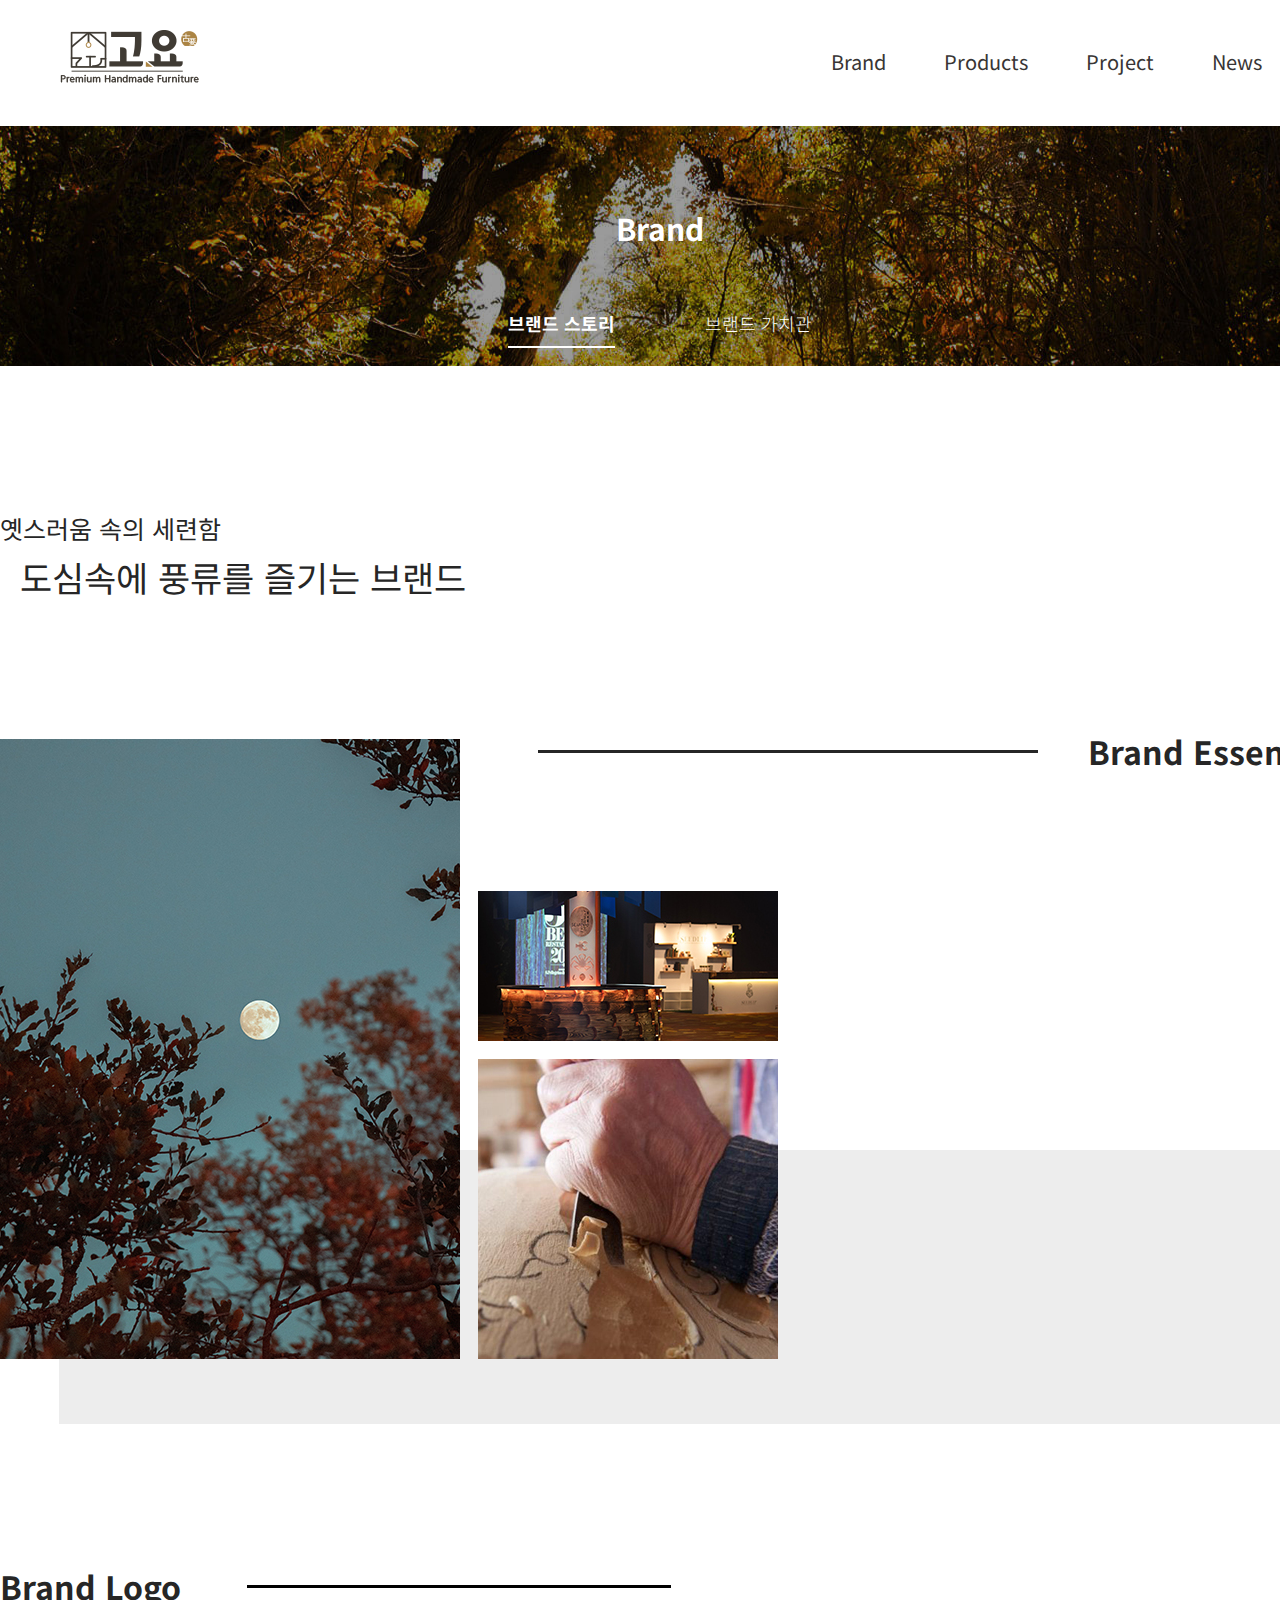
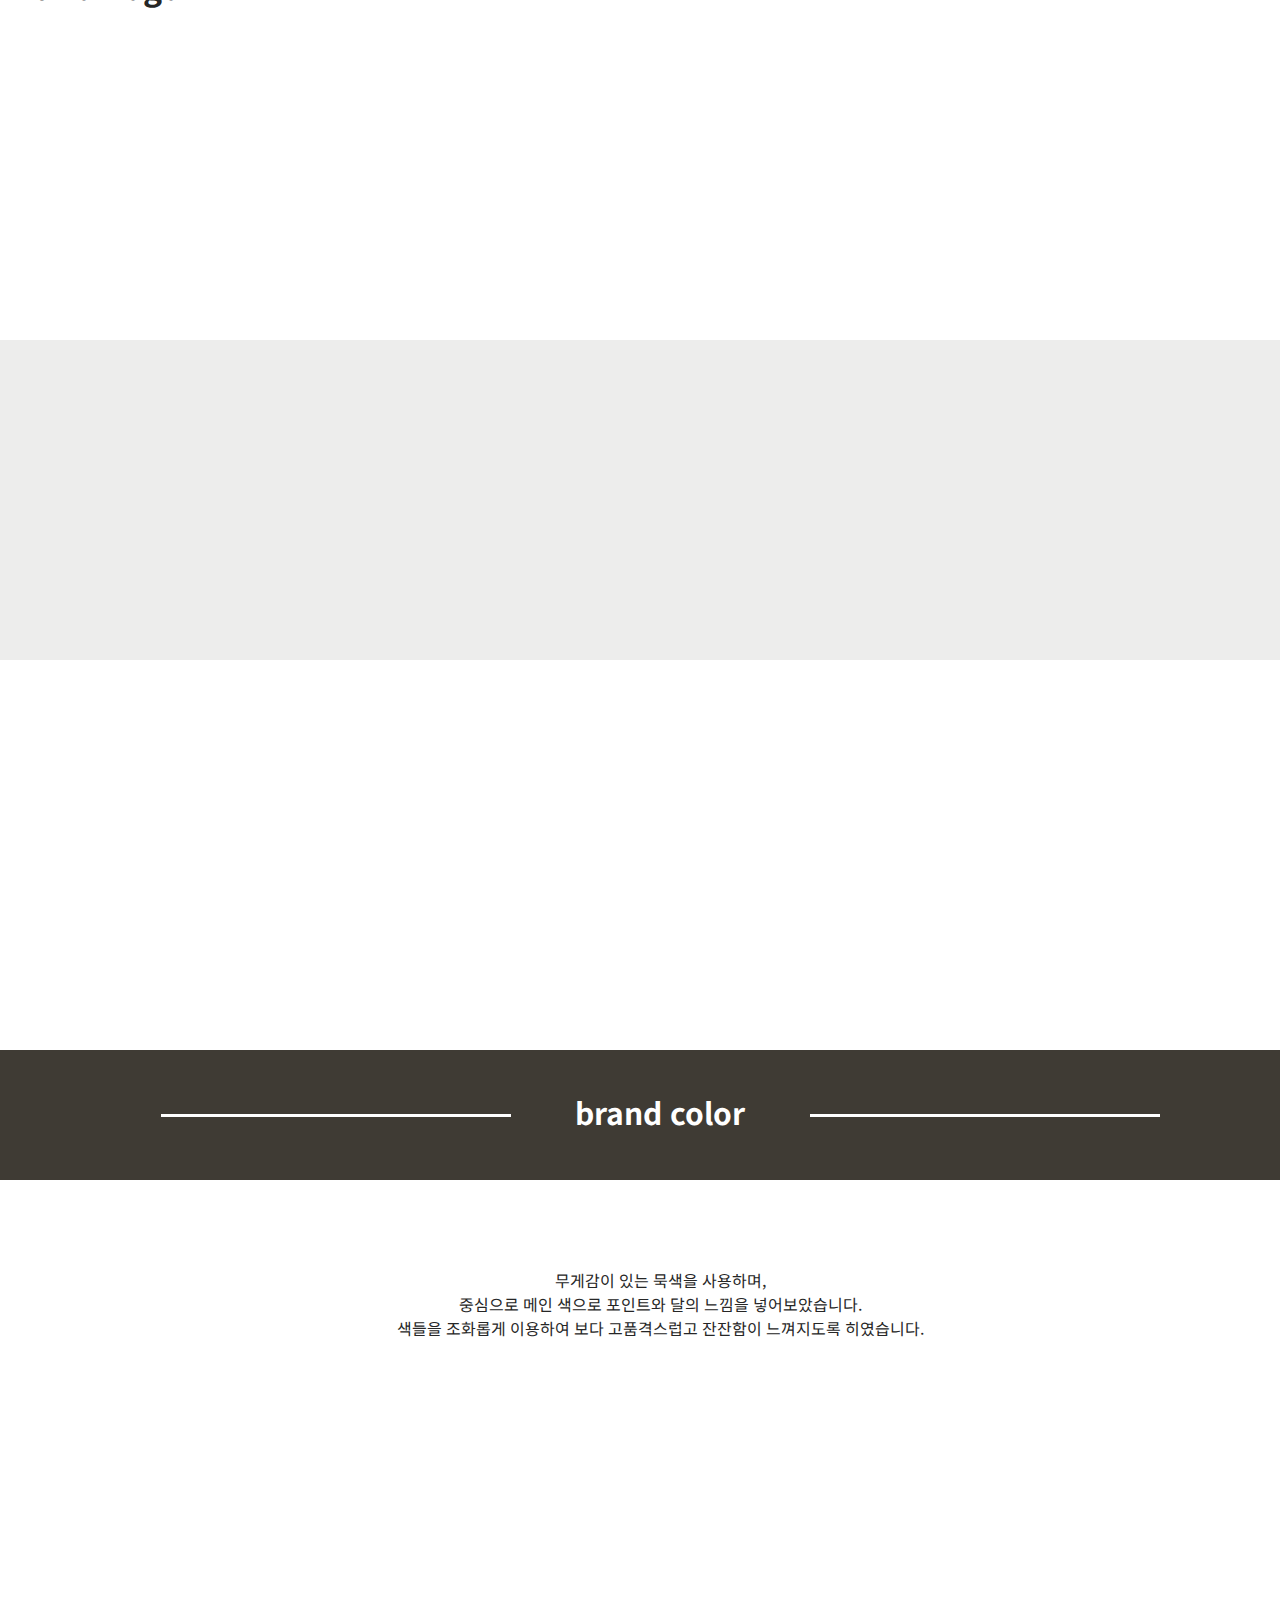
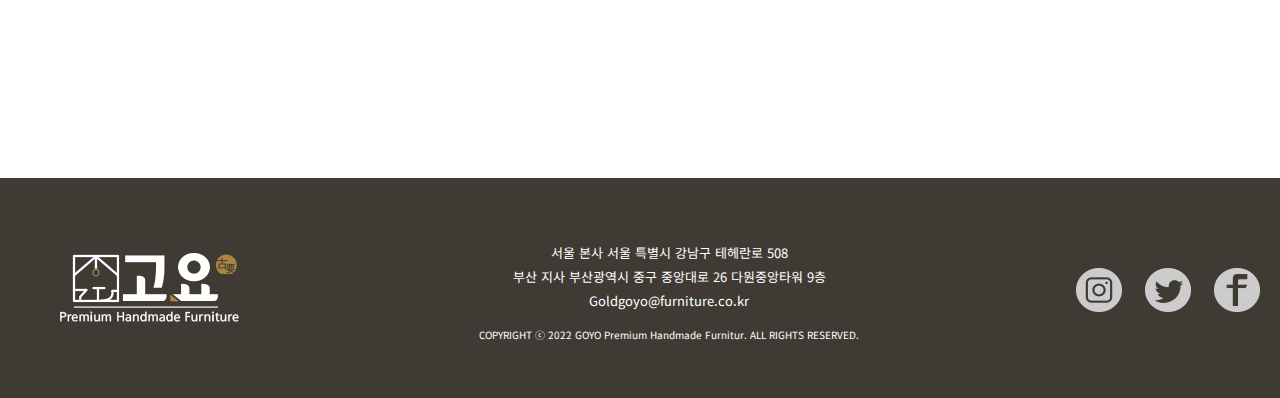
<file: sub/sub_brand.html>
<!DOCTYPE html>
<html lang="ko">
<head>
    <meta charset="UTF-8">
    <meta http-equiv="X-UA-Compatible" content="IE=edge">
    <meta name="viewport" content="width=1320">
    <title>고요</title>
    <link rel="preconnect" href="https://fonts.googleapis.com">
    <link rel="preconnect" href="https://fonts.gstatic.com" crossorigin>
    <link href="https://fonts.googleapis.com/css2?family=Noto+Sans+KR:wght@100;300;400;500;700;900&display=swap" rel="stylesheet">
    <link rel="icon" type="image/png" sizes="32x32" href="../images/favicon.png">


    <link rel="stylesheet" href="../css/sub_brand/sub_brand.css">
    <script src="../js/jquery-3.6.0.min.js"></script>
    <script src="../js/sub_nav.js"></script>
    <link rel="stylesheet" href="../css/aos.css">
    <script src="../js/aos.js"></script>
    <script src="../js/script.js"></script>

</head>
<body>

        <!--header-->
    <div id="header_wrap">


            <div id="header1">
                <div class="header_inner">
                    <h1 class="logo">
                        <a href="../index.html" ><img src="../images/main/logo.png" alt="logo"></a>
                     </h1>
                    <ul class="nav">
                        <li><a href="#header2">Brand</a></li>
                        <li><a href="sub_Produscts.html">Products</a></li>
                        <li><a href="sub_work.html">Project</a></li>
                        <li><a href="sub_news.html">News</a></li>
                    </ul>
                </div>


                <div class="sub_wrap">
                    <div class="submenu">
                        <div class="submenu_right">
                            <ul>
                                <li><a href="#header_wrap">Brand story</a></li>
                                <li><a href="sub_brand2.html">Brand values</a></li>
                            </ul>
                            <ul>
                                <li><a href="sub_Produscts.html#living_room_pro">Living room</a></li>
                                <li><a href="sub_Produscts.html#dining_room_pro">Dining room</a></li>
                                <li><a href="sub_Produscts.html#bath_room_pro">Bath room</a></li>
                                <li><a href="sub_Produscts.html#kitchen_pro">Kitchen</a></li>
                                <li class="padding_bottom"><a href="sub_Produscts.html#coffee_house_pro">Coffee house</a></li>
                            </ul>
                            <ul>
                                
                                <li><a href="sub_work.html">Work</a></li>
                                <li><a href="sub_wood.html">Wood</a></li>
                            </ul>
                            <ul>
                                <li><a href="sub_news.html">News</a></li>
                                <li><a href="sub_review.html">Review</a></li>
                            </ul>
        
        
        
                        </div>
                    </div>
                </div>
            </div>

                <div id="header2">
                    <div class="header_inner">
                        <h1 class="logo">
                            <a href="../index.html" ><img src="../images/main/logo.png" alt="logo"></a>
                         </h1>
            
                        <ul class="nav">
                            <li><a href="#header_wrap">Brand</a></li>
                            <li><a href="sub_Produscts.html">Products</a></li>
                            <li><a href="sub_work.html">Project</a></li>
                            <li><a href="sub_news.html">News</a></li>
                        </ul>
                    </div>


                    <div class="sub_wrap">
                        <div class="submenu">
                            <div class="submenu_right">
                                <ul>
                                    <li><a href="#header_wrap">Brand story</a></li>
                                    <li><a href="sub_brand2.html">Brand values</a></li>
                                </ul>
                                <ul>
                                    <li><a href="sub_Produscts.html#living_room_pro">Living room</a></li>
                                    <li><a href="sub_Produscts.html#dining_room_pro">Dining room</a></li>
                                    <li><a href="sub_Produscts.html#bath_room_pro">Bath room</a></li>
                                    <li><a href="sub_Produscts.html#kitchen_pro">Kitchen</a></li>
                                    <li class="padding_bottom"><a href="sub_Produscts.html#coffee_house_pro">Coffee house</a></li>
                                </ul>
                                <ul>
                                   
                                    <li><a href="sub_work.html">Work</a></li>
                                    <li><a href="sub_wood.html">Wood</a></li>
                                </ul>
                                <ul>
                                    <li><a href="sub_news.html">News</a></li>
                                    <li><a href="sub_review.html">Review</a></li>
                                </ul>
            
            
            
                            </div>
                        </div>
                    </div>
                </div>



        


    </div>  
    <!--banner-->

    <div id="top_banner">
        <h1>Brand</h1>

        <ul>
            <li><a href="#top_banner" class="now">브랜드 스토리</a></li>
            <li><a href="sub_brand2.html">브랜드 가치관</a></li>
        </ul>
    </div><!--banner-->

    <div class="text_banner">
        <p>옛스러움 속의 세련함</p>
        <p>도심속에 풍류를 즐기는 브랜드</p>
    </div>


    <div id="essence">

            <h1>
                Brand Essence
            </h1>

        

            <ul class="aos_box">
                <li><img src="../images/sub_brand/essence_1.jpg" alt="1"></li>
                <li>
                    <ul  class="es_in_img">
                        <li>
                            <img src="../images/sub_brand/essence_2.jpg" alt="2">
                        </li>
                        <li>
                            <img src="../images/sub_brand/essence_3.jpg" alt="3">
                        </li>
                    </ul>
                
                </li>

                <li data-aos="fade-left"   data-aos-duration="3000"  >
                    <img src="../images/sub_brand/goyo_font.png" alt="고요" class="goyo_text">
                    <p>
                        고요한 도시속에 달의 풍취를 느끼는 브랜드 <br>
                        나무의 향기를 품은 가구 <br>
                        현대와 전통의 아름다움을 조합하며, <br>
                        원목만의 고급스러움, 웅장함 그리고 상징성을 저희가 만들어갑니다.
                    </p>
                </li>

            </ul>


    </div>


    <div id="logo">
        <h1>Brand Logo</h1>


            <div class="logo_text">
                <div data-aos="fade-right"   data-aos-duration="2000" class=" aos_box" >
                    <p>
                        고요의 한자뜻은 옛'고' 원할 '요'를 사용하여 <b>'옛것을 원하다'라는 뜻</b>이 있으며 <br>
                        고요의 한글뜻은 <b>'고요한, 잔잔한 의 뜻'</b>을 담아내었습니다. <br>
                        한글 배치를 통하여 도시의 건물을 표현 하였고 거기에 달의 느낌을 주어<br>
                        시끄러운 도시속에서 고요한 달의 풍취를 느끼고 즐기는 브랜드라는 이미지를 넣었습니다.<br>
                        심볼에는 딱딱한 집에 하나의 포인트 빛을 주어 더욱 빛나보이도록 하였고, 영어폰트에서는 <br>
                        현대적이면서 부드러운 느낌을 주는 폰트를 사용하였습니다.
                    </p>
                </div>
            </div>

    
        <div   class="main_logo aos_box ">
            <div data-aos="fade-left"   data-aos-duration="2000">
                <h2>Main</h2>
                <img src="../images/sub_brand/logo_main.png" alt="메인 로고">
            </div>
        </div>
    
    </div>


    <div class="sub_logo  aos_box">
        <div data-aos="fade-down"   data-aos-duration="2000" class="sub_logo_inner ">

        
            <h2>Variation</h2>
            <ul>
                <li><img src="../images/sub_brand/logo_sub1.png" alt="서브1"></li>
                <li><img src="../images/sub_brand/logo_sub2.png" alt="서브2"></li>
                <li><img src="../images/sub_brand/logo_sub3.png" alt="서브3"></li>
            </ul>
        </div>
    </div>


<!-- banner -->
    <div id="banner">

    </div>


<!-- color -->

<div id="color">
   
    <div class="brand_color">
        <h1>brand color</h1>
    </div>

    <div class="color_inner aos_box">
        <p class="color_text">
            무게감이 있는 묵색을 사용하며, <br>
            중심으로 메인 색으로 포인트와 달의 느낌을 넣어보았습니다. <br>
            색들을 조화롭게 이용하여 보다 고품격스럽고 잔잔함이 느껴지도록 히였습니다.
        </p>
        <div  data-aos="fade-down"   data-aos-duration="4000" class="">
                <div class="AA8343">
                    <div class="AA8343_inner">
                        
                        <p>
                            # AA8343
                        </p>

                        <p>
                            R170 G131 B67 
                        </p>
                    </div>
                </div>
            
                <div class="color_circle">
                    <img src="../images/sub_brand/color_circle.png" alt="색상환">
                </div>
        </div>
    </div>
    <div   class="aos_box">
        <ul data-aos="fade-up"   data-aos-duration="3000" class="sub_color">
            <li class="sub_color1">
                <div>                
                    <p>
                        # 706041
                    </p>

                    <p>
                        R112 G96 B65 
                    </p>
                </div>
            </li>

            <li class="sub_color2">
                <div>                
                    <p>
                        # 3F3B34
                    </p>

                    <p>
                        R63 G59 B52  
                    </p>
                </div>
            </li>

            <li class="sub_color3">
                <div>                
                    <p>
                        # DBC19C
                    </p>

                    <p>
                        R219 G193 B156  
                    </p>
                </div>
            </li>
        </ul>
    </div> 

</div>








    <!--footer-->

    <div id="footer">
        <div class="footer_inner">
            <h1 class="foot_logo">
                <a href="../index.html"><img src="../images/main/foot_logo.png" alt="푸터로고" ></a>
            </h1>
            
            <div class="foot_text">
                <p class="foot1">
                    서울 본사   서울 특별시 강남구 테헤란로 508 <br>
                    부산 지사   부산광역시 중구 중앙대로 26 다원중앙타워 9층 <br>
                    Goldgoyo@furniture.co.kr
                </p>
                <p class="foot2">
                    COPYRIGHT ⓒ 2022 GOYO  Premium Handmade Furnitur. ALL RIGHTS RESERVED.
                </p>
            </div>  
            <ul>
                <li><a href="#"><img src="../images/main/insta_icon.png" alt="인스타아이콘"></a></li>
                <li><a href="#"><img src="../images/main/twitter_icon.png" alt="트위터아이콘"></a></li>
                <li><a href="#"><img src="../images/main/face_icon.png" alt="페이스북아이콘"></a></li>
            </ul>
        </div>
    </div><!--footer-->




</body>

</html>
</file>
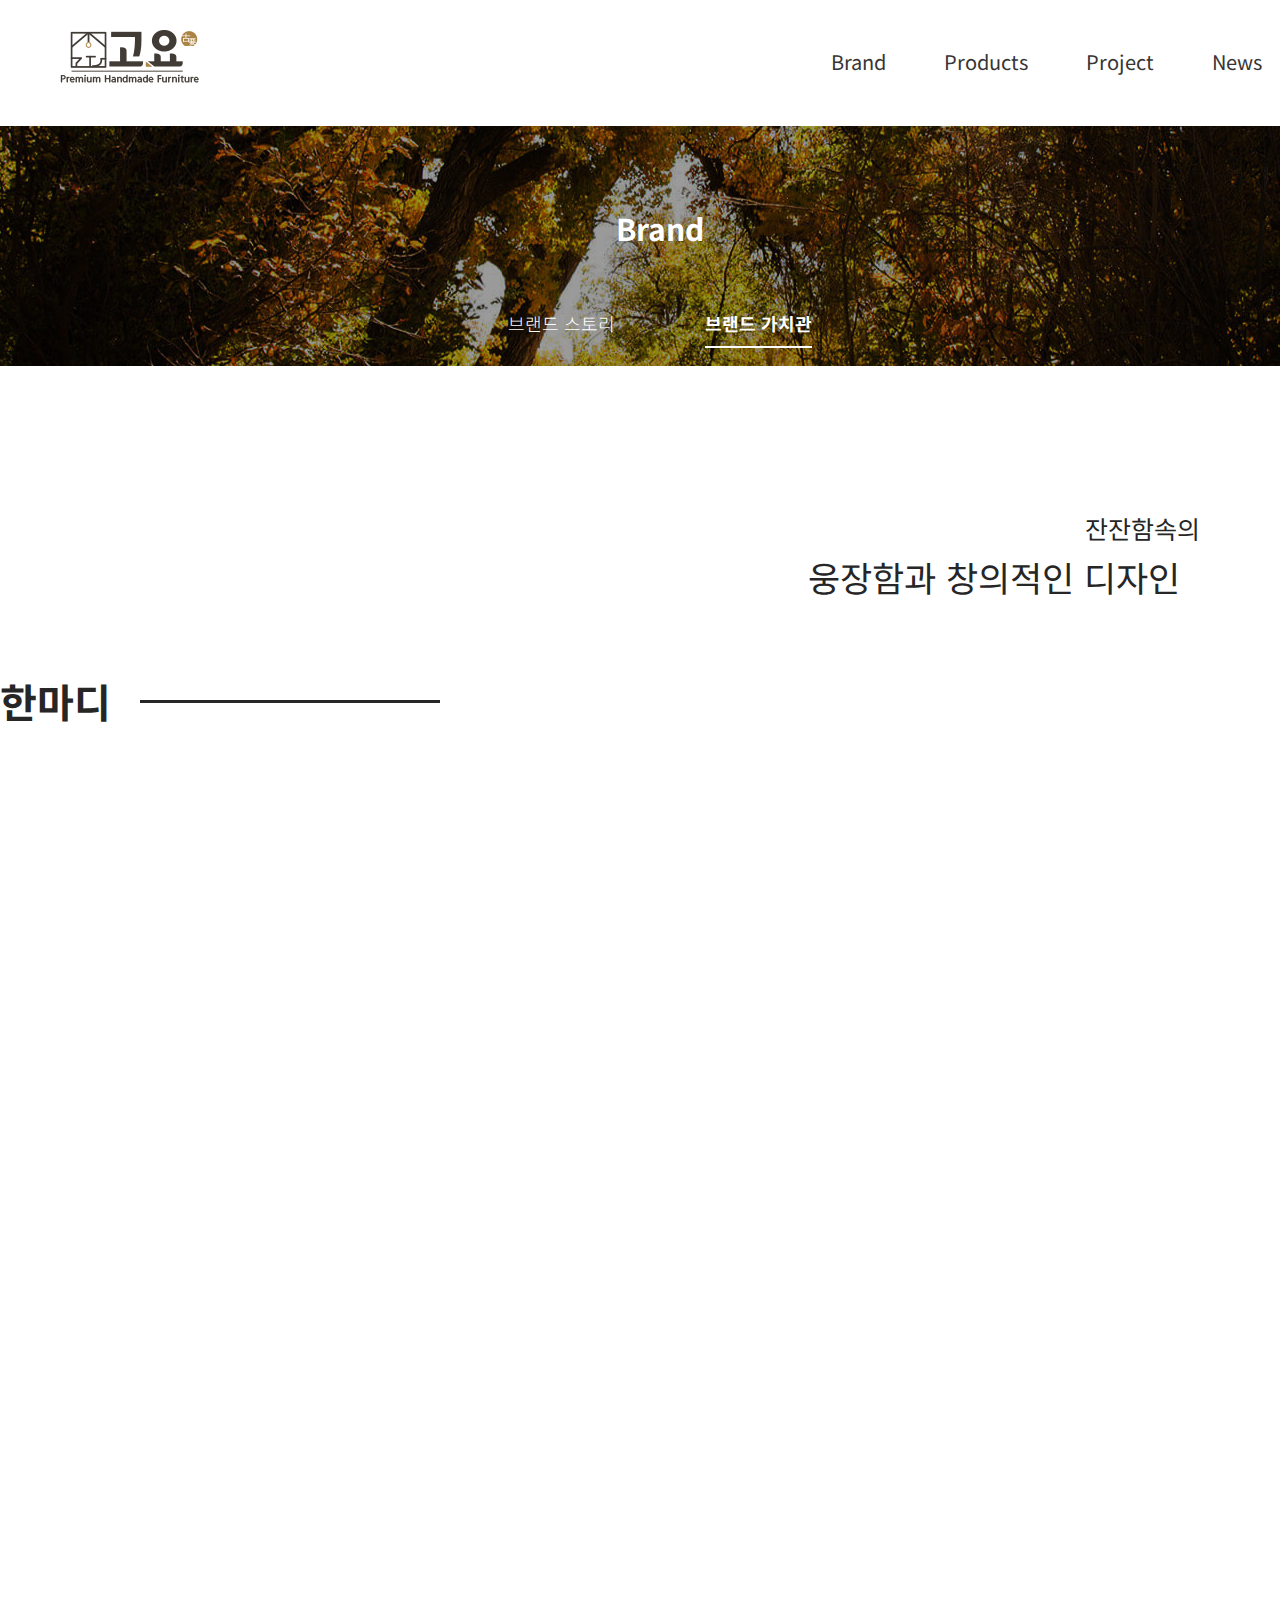
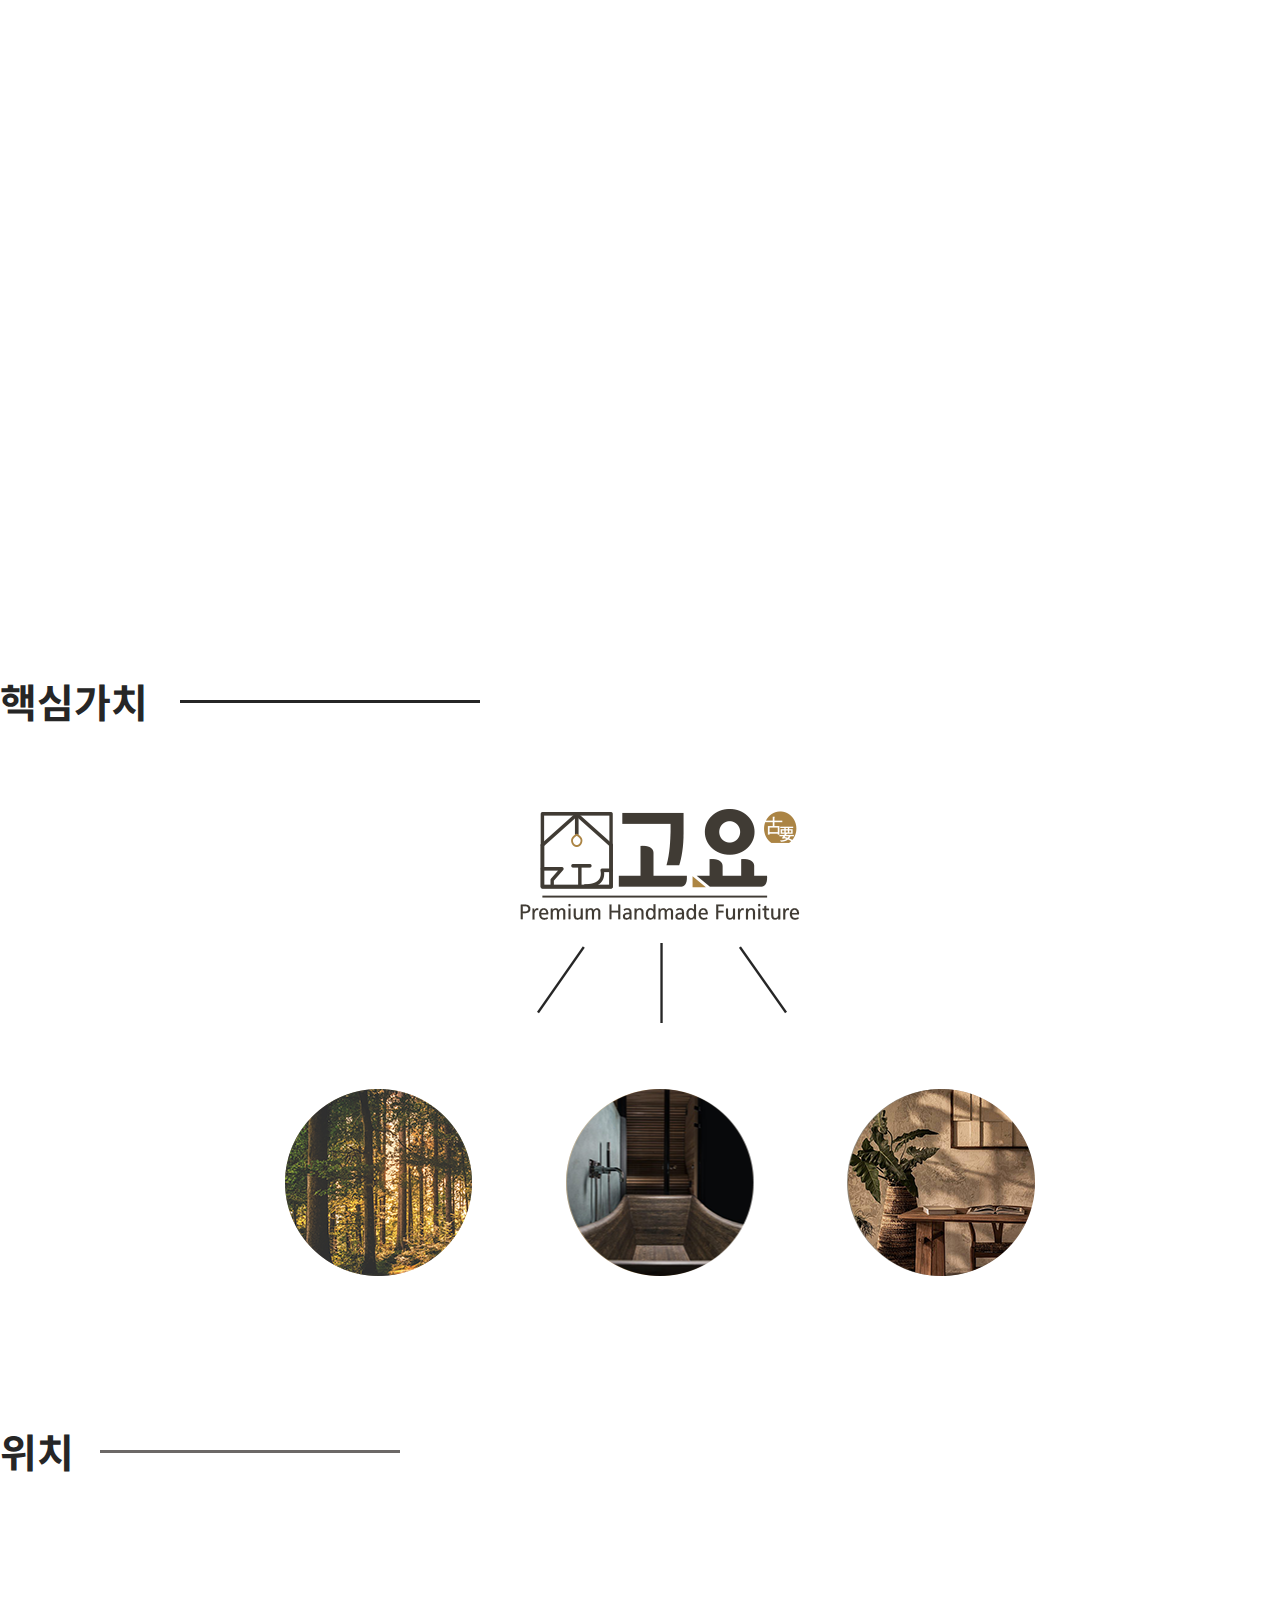
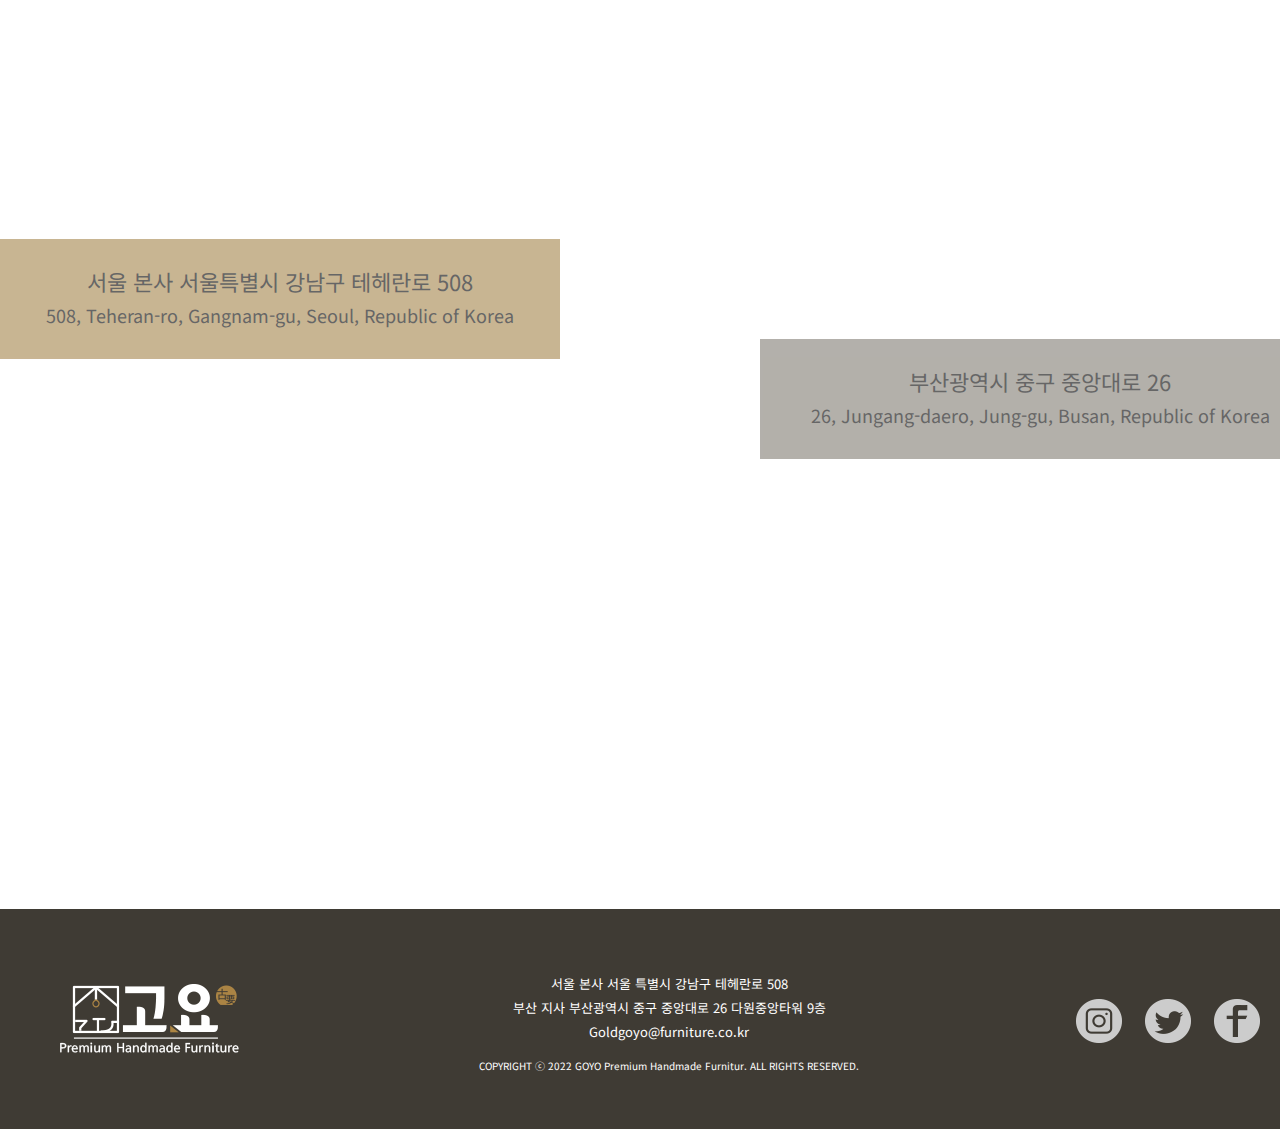
<file: sub/sub_brand2.html>
<!DOCTYPE html>
<html lang="ko">
<head>
    <meta charset="UTF-8">
    <meta http-equiv="X-UA-Compatible" content="IE=edge">
    <meta name="viewport" content="width=1320">
    <title>고요</title>
    <link rel="preconnect" href="https://fonts.googleapis.com">
    <link rel="preconnect" href="https://fonts.gstatic.com" crossorigin>
    <link href="https://fonts.googleapis.com/css2?family=Noto+Sans+KR:wght@100;300;400;500;700;900&display=swap" rel="stylesheet">
    <link rel="icon" type="image/png" sizes="32x32" href="../images/favicon.png">


    <link rel="stylesheet" href="../css/sub_brand/sub_brand2.css">
    <script src="../js/jquery-3.6.0.min.js"></script>
    <script src="../js/sub_nav.js"></script>
    <link rel="stylesheet" href="../css/aos.css">
    <script src="../js/aos.js"></script>
    <script src="../js/script.js"></script>

</head>
<body>

        <!--header-->
    <div id="header_wrap">


            <div id="header1">
                <div class="header_inner">
                    <h1 class="logo">
                        <a href="../index.html" ><img src="../images/main/logo.png" alt="logo"></a>
                     </h1>

                    <ul class="nav">
                        <li><a href="#header2">Brand</a></li>
                        <li><a href="sub_Produscts.html">Products</a></li>
                        <li><a href="sub_work.html">Project</a></li>
                        <li><a href="sub_news.html">News</a></li>
                    </ul>
                </div>


                <div class="sub_wrap">
                    <div class="submenu">
                        <div class="submenu_right">
                            <ul>
                                <li><a href="sub_brand.html">Brand story</a></li>
                                <li><a href="#header_wrap">Brand values</a></li>
                            </ul>
                            <ul>
                                <li><a href="sub_Produscts.html#living_room_pro">Living room</a></li>
                                <li><a href="sub_Produscts.html#dining_room_pro">Dining room</a></li>
                                <li><a href="sub_Produscts.html#bath_room_pro">Bath room</a></li>
                                <li><a href="sub_Produscts.html#kitchen_pro">Kitchen</a></li>
                                <li class="padding_bottom"><a href="sub_Produscts.html#coffee_house_pro">Coffee house</a></li>
                            </ul>
                            <ul>
                                
                                <li><a href="sub_work.html">Work</a></li>
                                <li><a href="sub_wood.html">Wood</a></li>
                            </ul>
                            <ul>
                                <li><a href="sub_news.html">News</a></li>
                                <li><a href="sub_review.html">Review</a></li>
                            </ul>
        
        
                        </div>
                    </div>
                </div>
            </div>

                <div id="header2">
                    <div class="header_inner">
                        <h1 class="logo">
                            <a href="../index.html" ><img src="../images/main/logo.png" alt="logo"></a>
                         </h1>
            
                        <ul class="nav">
                            <li><a href="#header2">Brand</a></li>
                            <li><a href="sub_Produscts.html">Products</a></li>
                            <li><a href="sub_work.html">Project</a></li>
                            <li><a href="sub_news.html">News</a></li>
                        </ul>
                    </div>


                    <div class="sub_wrap">
                        <div class="submenu">
                            <div class="submenu_right">
                                <ul>
                                    <li><a href="sub_brand.html">Brand story</a></li>
                                    <li><a href="#header_wrap">Brand values</a></li>
                                </ul>
                                <ul>
                                    <li><a href="sub_Produscts.html#living_room_pro">Living room</a></li>
                                    <li><a href="sub_Produscts.html#dining_room_pro">Dining room</a></li>
                                    <li><a href="sub_Produscts.html#bath_room_pro">Bath room</a></li>
                                    <li><a href="sub_Produscts.html#kitchen_pro">Kitchen</a></li>
                                    <li class="padding_bottom"><a href="sub_Produscts.html#coffee_house_pro">Coffee house</a></li>
                                </ul>
                                <ul>
                                    
                                    <li><a href="sub_work.html">Work</a></li>
                                    <li><a href="sub_wood.html">Wood</a></li>
                                </ul>
                                <ul>
                                    <li><a href="sub_news.html">News</a></li>
                                    <li><a href="sub_review.html">Review</a></li>
                                </ul>
            
            
                            </div>
                        </div>
                    </div>
                </div>


    </div>  
    <!--banner-->

    <div id="top_banner">
        <h1>Brand</h1>

        <ul>
            <li><a href="sub_brand.html" >브랜드 스토리</a></li>
            <li><a href="#top_banner" class="now">브랜드 가치관</a></li>
        </ul>
    </div><!--banner-->
    
    
    <div class="text_banner">
        <p>잔잔함속의</p>
        <p>웅장함과 창의적인 디자인</p>
    </div>

<div id="comment">
    <h1>한마디</h1>

    <div class="comment_ceo" data-aos="zoom-in" data-aos-duration="2000">
        <h5>
            대표
        </h5>

        <p>
            저희 브랜드 고요는 뻔하지 않은 디자인으로 <br>
            세계 각국의 여러 나무들과 원목의 느낌을 잘 살려주시는 <br>
            장인들과 함께 앞으로 나아가겠습니다. <br>
            뻔하지 않는 디자인, 독창적이고 창의적인 디자인 <br>
            그것이 바로 저희 고요의 재산이자 자랑입니다.
        </p>
    </div>

    <div class="comment_designer" data-aos="zoom-in" data-aos-duration="2000">
        <h5>
            디자이너
        </h5>

        <p>
            독창적이고 개성이 넘치는 디자인으로 <br>
            여러분들의 마음을 사로잡아 보겠습니다. <br>
            어디서나 보이는 그런 디자인말고 <br>
            보다 특별하고 보다 친환경적인 가구  <br>
            오래 두고 사용가능한 가구를 만들어 보겠습니다.
        </p>
    </div>
</div>


<!-- direction -->

<div id="direction">
    <div class="direction_inner">
        <h1>추구하는 방향</h1>

        <h3>후세에 물려줄 정직한 생산, 원목가구 만들기</h3>
        <h4>깨끗한 지구, 푸른 환경 보존하기</h4>

        <p>
            
                미래 세대를 위해 온전한 생활 환경 하는 것을 목표로  <br>
               <b>창의성, 디자인 및 혁신 가치의 힘</b> 을 통해 <br>
                생활 공간의 질을 향상시키는 데 전념하겠습니다. <br>
                공간을 향상시키고 사람을 연결하며 <b>환경을 해치지 않는</b>  <br>
                제품을 디자인, 맞춤 및 제작 <br>
                시대를 초월한 창조물 제작하는데 최선을 다하겠습니다.  
        </p>
    </div>

</div>

<!-- value -->


<div id="value">
<h1>핵심가치</h1>

<div class="value_logo">
    <img src="../images/sub_brand/value_logo.png" alt="logo">
</div>

<ul>
    <li class="box1">

            <img src="../images/sub_brand/value_img1.png" alt="img1" class="img1">
            <p>
                친환경으로 다가가 <br>
                환경보존의 책임감
            </p>


    </li>

    <li class="box2">
            <img src="../images/sub_brand/value_img2.png" alt="img2"class="img2">
            <p>
                누구도 따라할수없는 <br>
                독창적인 디자인
            </p>
    </li>

    <li class="value3">
        <div class="box3">
            <img src="../images/sub_brand/value_img3.png" alt="img3"class="img3">
            <p>
                전통과 세련됨 <br>
                자연스러운 조경
            </p>
        </div>

    </li>
</ul>
</div>


<!-- map -->
<div id="map">

    <div class="map_bg">
        <div class="map_inner">
            <h1>위치</h1>
            <div class="seoul">
                
                    <iframe src="https://www.google.com/maps/embed?pb=!1m18!1m12!1m3!1d3165.047951432629!2d127.05578381530988!3d37.50678717980905!2m3!1f0!2f0!3f0!3m2!1i1024!2i768!4f13.1!3m3!1m2!1s0x357ca4145b20c1cd%3A0x868cb6dbc6ca299!2z7ISc7Jq47Yq567OE7IucIOqwleuCqOq1rCDthYztl6TrnoDroZwgNTA4!5e0!3m2!1sko!2skr!4v1650525966683!5m2!1sko!2skr" width="100%" height="300" style="border:0;" allowfullscreen="" loading="lazy" referrerpolicy="no-referrer-when-downgrade"></iframe>
                    <div class="seoul_map">
                        <p class="text1">
                            서울 본사  서울특별시 강남구 테헤란로 508 
                        </p>

                        <p class="text2">
                            508, Teheran-ro, Gangnam-gu, Seoul, Republic of Korea
                        </p>
                    </div>
            </div>


            <div class="busan">

                <div class="busan_map">
                    <p class="text1">
                        부산광역시 중구 중앙대로 26
                    </p>
                    <p class="text2">
                        26, Jungang-daero, Jung-gu, Busan, Republic of Korea
                    </p>
                </div>
                
                <iframe src="https://www.google.com/maps/embed?pb=!1m18!1m12!1m3!1d3264.269805249218!2d129.03480705090206!3d35.099973180237384!2m3!1f0!2f0!3f0!3m2!1i1024!2i768!4f13.1!3m3!1m2!1s0x3568e973030f522f%3A0x29b062cddf103310!2z67aA7IKw6rSR7Jet7IucIOykkeq1rCDspJHslZnrjIDroZwgMjY!5e0!3m2!1sko!2skr!4v1650526121229!5m2!1sko!2skr" width="100%" height="300" style="border:0;" allowfullscreen="" loading="lazy" referrerpolicy="no-referrer-when-downgrade"></iframe>

            </div>
        </div>
    </div>

</div>

    <!--footer-->

    <div id="footer">
        <div class="footer_inner">

            <h1 class="foot_logo">
                <a href="../index.html"><img src="../images/main/foot_logo.png" alt="푸터로고" ></a>
            </h1>
            <div class="foot_text">
                <p class="foot1">
                    서울 본사   서울 특별시 강남구 테헤란로 508 <br>
                    부산 지사   부산광역시 중구 중앙대로 26 다원중앙타워 9층 <br>
                    Goldgoyo@furniture.co.kr
                </p>
                <p class="foot2">
                    COPYRIGHT ⓒ 2022 GOYO  Premium Handmade Furnitur. ALL RIGHTS RESERVED.
                </p>
            </div>  
            <ul>
                <li><a href="#"><img src="../images/main/insta_icon.png" alt="인스타아이콘"></a></li>
                <li><a href="#"><img src="../images/main/twitter_icon.png" alt="트위터아이콘"></a></li>
                <li><a href="#"><img src="../images/main/face_icon.png" alt="페이스북아이콘"></a></li>
            </ul>
        </div>
    </div><!--footer-->




</body>

</html>
</file>
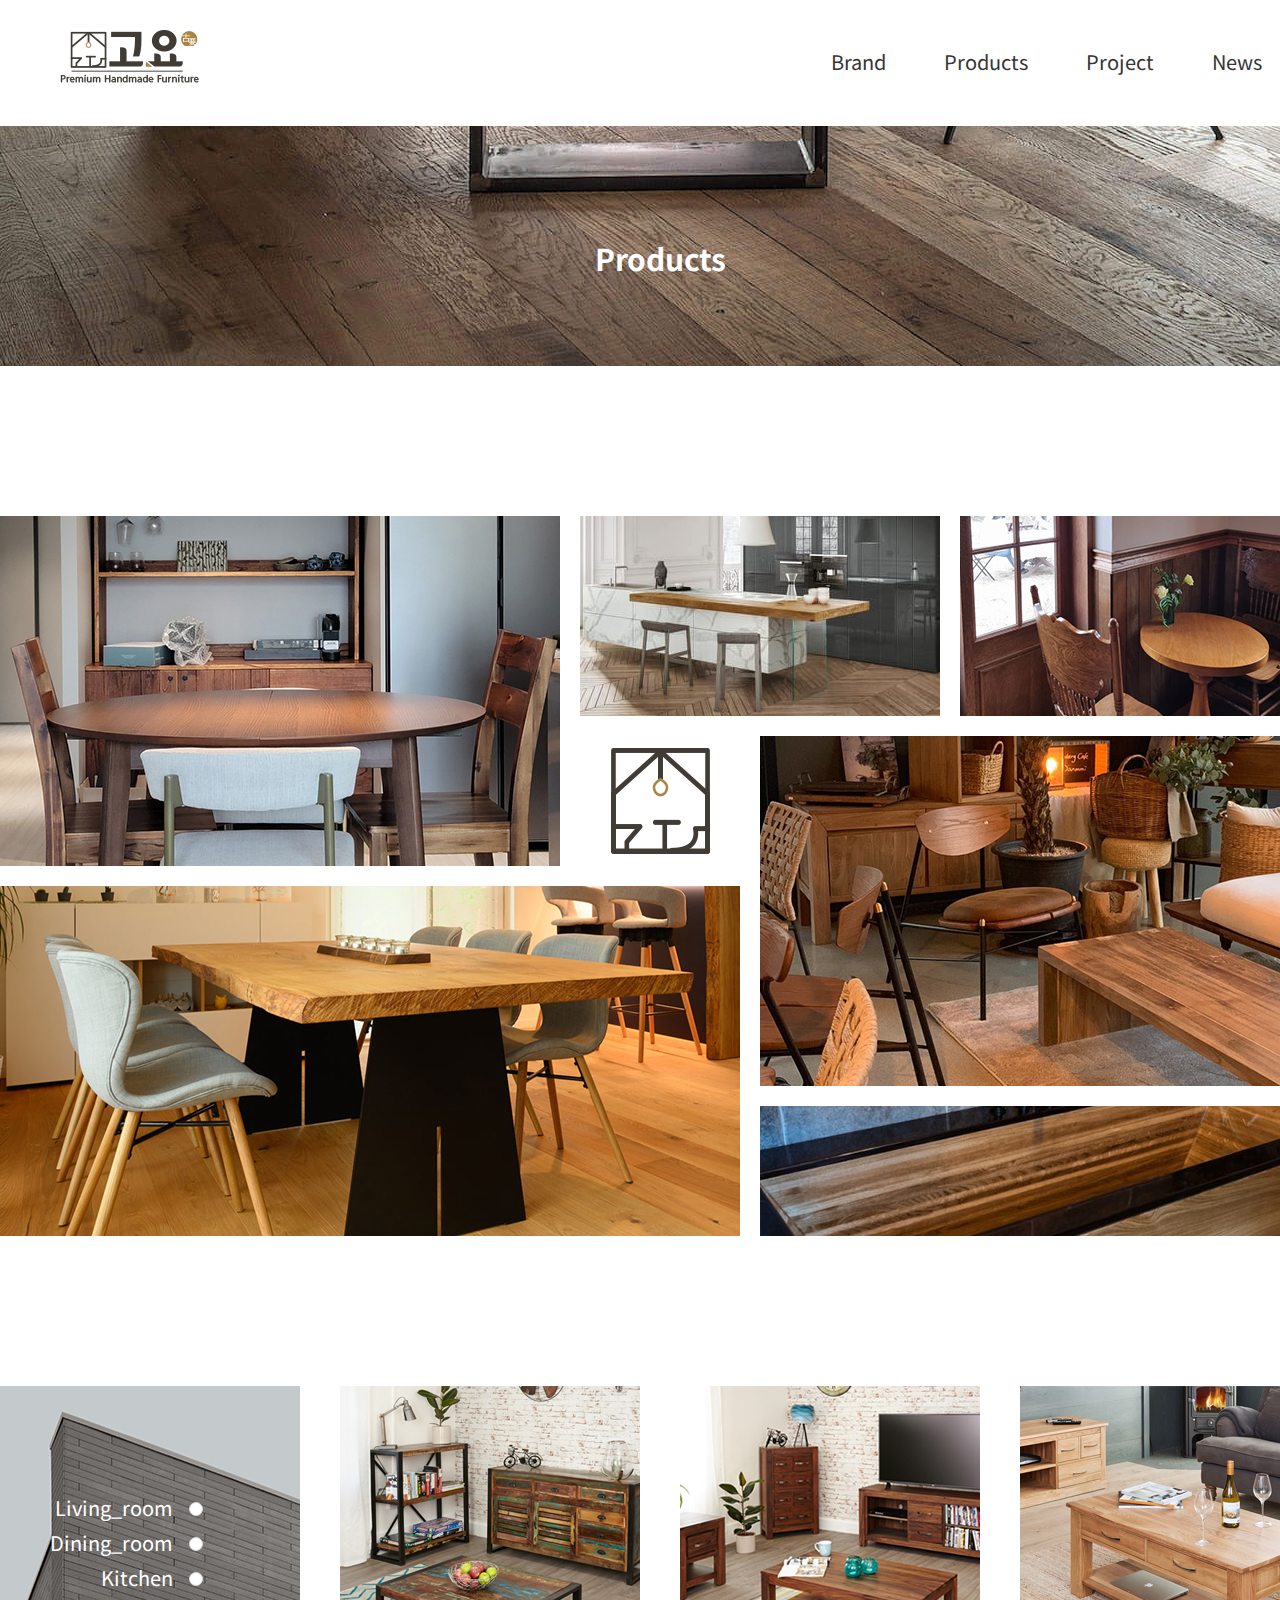
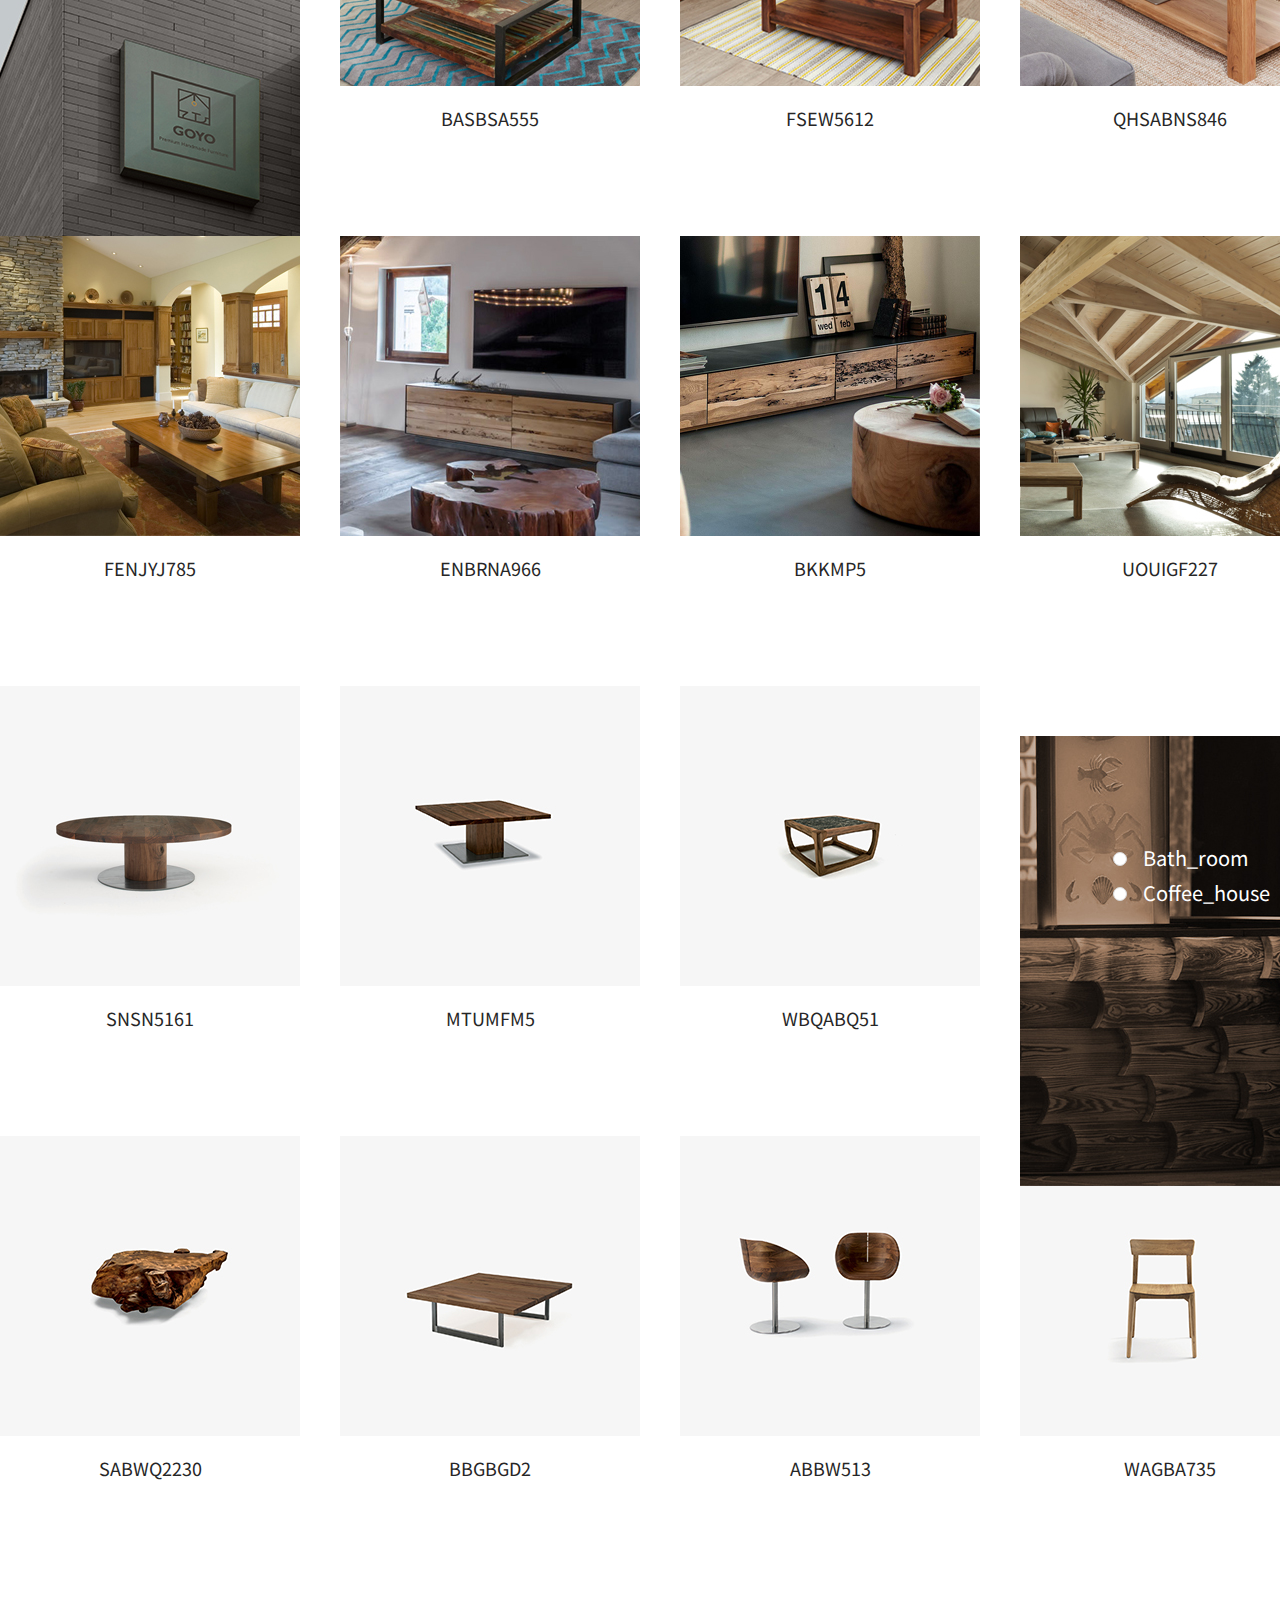
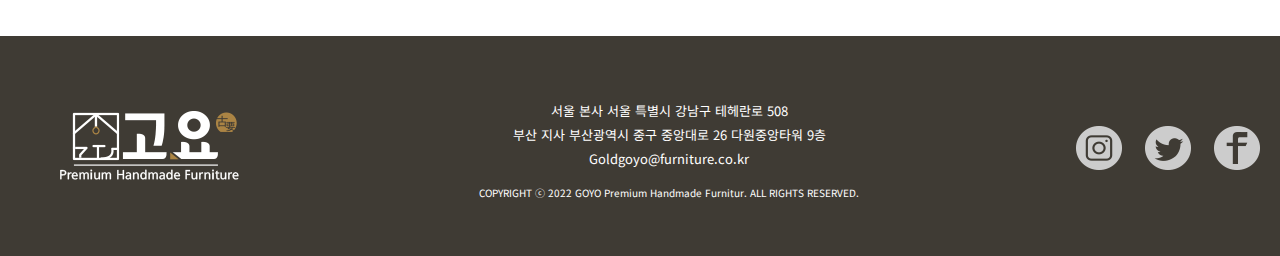
<file: sub/sub_Produscts.html>
<!DOCTYPE html>
<html lang="ko">
<head>
    <meta charset="UTF-8">
    <meta http-equiv="X-UA-Compatible" content="IE=edge">
    <meta name="viewport" content="width=1320">
    <title>고요</title>
    <link rel="preconnect" href="https://fonts.googleapis.com">
    <link rel="preconnect" href="https://fonts.gstatic.com" crossorigin>
    <link href="https://fonts.googleapis.com/css2?family=Noto+Sans+KR:wght@100;300;400;500;700;900&display=swap" rel="stylesheet">
    <link rel="icon" type="image/png" sizes="32x32" href="../images/favicon.png">


    <link rel="stylesheet" href="../css/sub_Products/sub_Products.css">
    <script src="../js/jquery-3.6.0.min.js"></script>
    <script src="../js/sub_nav.js"></script>
    <link rel="stylesheet" href="../css/aos.css">
    <script src="../js/aos.js"></script>
    <script src="../js/script.js"></script>

</head>
<body>

        <!--header-->
    <div id="header_wrap">


            <div id="header1">
                <div class="header_inner">
                    <h1 class="logo">
                        <a href="../index.html" ><img src="../images/main/logo.png" alt="logo"></a>
                     </h1>


                    <ul class="nav">
                        <li><a href="sub_brand.html">Brand</a></li>
                        <li><a href="#header2">Products</a></li>
                        <li><a href="sub_work.html">Project</a></li>
                        <li><a href="sub_news.html">News</a></li>
                    </ul>
                </div>


                <div class="sub_wrap">
                    <div class="submenu">
                        <div class="submenu_right">
                            <ul>
                                <li><a href="sub_brand.html">Brand story</a></li>
                                <li><a href="sub_brand2.html">Brand values</a></li>
                            </ul>
                            <ul>
                                <li><a href="#living_room_pro">Living room</a></li>
                                <li><a href="#dining_room_pro">Dining room</a></li>
                                <li><a href="#bath_room_pro">Bath room</a></li>
                                <li><a href="#kitchen_pro">Kitchen</a></li>
                                <li class="padding_bottom"><a href="#coffee_house_pro">Coffee house</a></li>
                            </ul>
                            <ul>
                                <li><a href="sub_work.html">Work</a></li>
                                <li><a href="sub_wood.html">Wood</a></li>
                                
                            </ul>
                            <ul>
                                <li><a href="sub_news.html">News</a></li>
                                <li><a href="sub_review.html">Review</a></li>
                            </ul>
        
        
                        </div>
                    </div>
                </div>
            </div>

                <div id="header2">
                    <div class="header_inner">
                        <h1 class="logo">
                            <a href="../index.html" ><img src="../images/main/logo.png" alt="logo"></a>
                         </h1>
            

                        <ul class="nav">
                            <li><a href="sub_brand.html">Brand</a></li>
                            <li><a href="#header2">Products</a></li>
                            <li><a href="sub_work.html">Project</a></li>
                            <li><a href="sub_news.html">News</a></li>
                        </ul>
                    </div>


                    <div class="sub_wrap">
                        <div class="submenu">
                            <div class="submenu_right">
                                <ul>
                                    <li><a href="sub_brand.html">Brand story</a></li>
                                    <li><a href="sub_brand2.html">Brand values</a></li>
                                </ul>
                                <ul>
                                    <li><a href="#living_room_pro">Living room</a></li>
                                    <li><a href="#dining_room_pro">Dining room</a></li>
                                    <li><a href="#bath_room_pro">Bath room</a></li>
                                    <li><a href="#kitchen_pro">Kitchen</a></li>
                                    <li class="padding_bottom"><a href="#coffee_house_pro">Coffee house</a></li>
                                </ul>
                                <ul>
                                    
                                    <li><a href="sub_work.html">Work</a></li>
                                    <li><a href="sub_wood.html">Wood</a></li>
                                </ul>
                                <ul>
                                    <li><a href="sub_news.html">News</a></li>
                                    <li><a href="sub_review.html">Review</a></li>
                                </ul>
                            </div>
                        </div>
                    </div>
                </div>


    </div>  
    <!--banner-->

    <div id="top_banner">
        <h1>Products</h1>

    </div><!--banner-->

<!-- gallery -->
<div id="gallery">
    <ul>
        <li><a href="#"><img src="../images/sub_products/img1.jpg" alt="사진1"></a></li>
        <li><a href="#"><img src="../images/sub_products/img2.jpg" alt="사진2"></a></li>
        <li><a href="#"><img src="../images/sub_products/img3.jpg" alt="사진3"></a></li>
        <li><a href="#"><img src="../images/sub_products/img4.jpg" alt="사진4"></a></li>
        <li><a href="#"><img src="../images/sub_products/img5.jpg" alt="사진5"></a></li>
        <li><a href="#"><img src="../images/sub_products/img6.jpg" alt="사진6"></a></li>
        <li><a href="#"><img src="../images/sub_products/img_logo.png" alt="심볼"></a></li>
    </ul>
</div>


<!-- produscts -->

<div id="produscts">
<div class="btn1_bg">
    <ul class="btn">


        <li><label for="living_room">Living_room</label><input type="radio" name="web" id="living_room"></li>
        <li><label for="dining_room">Dining_room</label><input type="radio" name="web" id="dining_room"></li>
        <li><label for="kitchen">Kitchen</label><input type="radio" name="web" id="kitchen"></li>
   
    </ul>
</div>
    


    <div class="produscts_top">


        <ul id="dining_room_pro">
            <li><a href="#">
                
            </a></li>

            <li><a href="sub_review.html#review_inquriy">
                <div class="img_box">   
                    <img src="../images/sub_products/dinig/dining1_closeup.jpg" alt="" class="closeup_img">
                    <img src="../images/sub_products/dinig/dining1.jpg" alt="" class="main_img">
                </div>
                <div class="text">
                    <p class="name">
                        DITAB1053
                    </p>
                    <p class="name_inner">
                        oak / walnut <br>
                        문의하기

                    </p>

                </div>
            </a></li>

            <li><a href="sub_review.html#review_inquriy">
                <div class="img_box">   
                    <img src="../images/sub_products/dinig/dining2_closeup.jpg" alt="" class="closeup_img">
                    <img src="../images/sub_products/dinig/dining2.jpg" alt="" class="main_img">
                </div>
                <div class="text">
                    <p class="name">
                        DITTB852
                    </p>
                    <p class="name_inner">
                        oak / walnut / chestnut <br>
                        문의하기
                    </p>
                </div>
            </a></li>

            <li><a href="sub_review.html#review_inquriy">
                <div class="img_box">   
                    <img src="../images/sub_products/dinig/dining3_closeup.jpg" alt="" class="closeup_img">
                    <img src="../images/sub_products/dinig/dining3.jpg" alt="" class="main_img">
                </div>
                <div class="text">
                    <p class="name">
                        CGDES9985
                    </p>
                    <p class="name_inner">
                        Cherry / walnut <br>
                        문의하기
                    </p>
                </div>
            </a></li>

            <li><a href="sub_review.html#review_inquriy">
                <div class="img_box">   
                    <img src="../images/sub_products/dinig/dining4_closeup.jpg" alt="" class="closeup_img">
                    <img src="../images/sub_products/dinig/dining4.jpg" alt="" class="main_img">
                </div>
                <div class="text">
                    <p class="name">
                        DITTB852
                    </p>
                    <p class="name_inner">
                        oak / walnut / chestnut <br>
                        문의하기
                    </p>
                </div>
            </a></li>

            <li><a href="sub_review.html#review_inquriy">
                <div class="img_box">   
                    <img src="../images/sub_products/dinig/dining5_closeup.jpg" alt="" class="closeup_img">
                    <img src="../images/sub_products/dinig/dining5.jpg" alt="" class="main_img">
                </div>
                <div class="text">
                    <p class="name">
                        BADBDW5512
                    </p>
                    <p class="name_inner">
                        Cherry / walnut <br>
                        문의하기
                    </p>
                </div>
            </a></li>

            <li><a href="sub_review.html#review_inquriy">
                <div class="img_box">   
                    <img src="../images/sub_products/dinig/dining6_closeup.jpg" alt="" class="closeup_img">
                    <img src="../images/sub_products/dinig/dining6.jpg" alt="" class="main_img">
                </div>
                <div class="text">
                    <div class="text">
                        <p class="name">
                            WAGGA855
                        </p>
                        <p class="name_inner">
                            Cherry / walnut <br>
                            문의하기
                        </p>
                </div>
            </a></li>

            <li><a href="sub_review.html#review_inquriy">
                <div class="img_box">   
                    <img src="../images/sub_products/dinig/dining7_closeup.jpg" alt="" class="closeup_img">
                    <img src="../images/sub_products/dinig/dining7.jpg" alt="" class="main_img">
                </div>
                <div class="text">
                    <p class="name">
                        ABDBBW566
                    </p>
                    <p class="name_inner">
                        Cherry / walnut / chestnut <br>
                        문의하기
                    </p>
                </div>
            </a></li>
        </ul>


        <!--  -->

        <ul id="living_room_pro">
            <li><a href="#">
                
            </a></li>

            <li><a href="sub_review.html#review_inquriy">
                <div class="img_box">   
                    <img src="../images/sub_products/living/living1_closeup.jpg" alt="" class="closeup_img">
                    <img src="../images/sub_products/living/living1.jpg" alt="" class="main_img">
                </div>
                <div class="text">
                    <p class="name">
                        BASBSA555
                    </p>
                    <p class="name_inner">
                        Cherry / walnut <br>
                        문의하기
                    </p>
                </div>
            </a></li>

            <li><a href="sub_review.html#review_inquriy">
                <div class="img_box">   
                    <img src="../images/sub_products/living/living2_closeup.jpg" alt="" class="closeup_img">
                    <img src="../images/sub_products/living/living2.jpg" alt="" class="main_img">
                </div>
                <div class="text">
                    <p class="name">
                        FSEW5612
                    </p>
                    <p class="name_inner">
                        Cherry / walnut <br>
                        문의하기
                    </p>
                </div>
            </a></li>

            <li><a href="sub_review.html#review_inquriy">
                <div class="img_box">   
                    <img src="../images/sub_products/living/living3_closeup.jpg" alt="" class="closeup_img">
                    <img src="../images/sub_products/living/living3.jpg" alt="" class="main_img">
                </div>
                <div class="text">
                    <p class="name">
                        QHSABNS846
                    </p>
                    <p class="name_inner">
                        Cherry / walnut / chestnut <br>
                        문의하기
                    </p>
                </div>
            </a></li>

            <li><a href="sub_review.html#review_inquriy">
                <div class="img_box">   
                    <img src="../images/sub_products/living/living4_closeup.jpg" alt="" class="closeup_img">
                    <img src="../images/sub_products/living/living4.jpg" alt="" class="main_img">
                </div>
                <div class="text">
                    <p class="name">
                        FENJYJ785
                    </p>
                    <p class="name_inner">
                        oak / walnut <br>
                        문의하기
                    </p>
                </div>
            </a></li>

            <li><a href="sub_review.html#review_inquriy">
                <div class="img_box">   
                    <img src="../images/sub_products/living/living5_closeup.jpg" alt="" class="closeup_img">
                    <img src="../images/sub_products/living/living5.jpg" alt="" class="main_img">
                </div>
                <div class="text">
                    <p class="name">
                        ENBRNA966
                    </p>
                    <p class="name_inner">
                        Cherry / walnut /oak <br>
                        문의하기
                    </p>
                </div>
            </a></li>

            <li><a href="sub_review.html#review_inquriy">
                <div class="img_box">   
                    <img src="../images/sub_products/living/living6_closeup.jpg" alt="" class="closeup_img">
                    <img src="../images/sub_products/living/living6.jpg" alt="" class="main_img">
                </div>
                <div class="text">
                    <p class="name">
                        BKKMP5
                    </p>
                    <p class="name_inner">
                        Cherry / walnut <br>
                        문의하기
                    </p>
                </div>
            </a></li>

            <li><a href="sub_review.html#review_inquriy">
                <div class="img_box">   
                    <img src="../images/sub_products/living/living7_closeup.jpg" alt="" class="closeup_img">
                    <img src="../images/sub_products/living/living7.jpg" alt="" class="main_img">
                </div>
                <div class="text">
                    <p class="name">
                        UOUIGF227
                    </p>
                    <p class="name_inner">
                        Cherry / chestnut <br>
                        문의하기
                    </p>
                </div>
            </a></li>

            
        </ul>

        <!--  -->

        <ul id="kitchen_pro">
            <li><a href="#">
                
            </a></li>

            <li><a href="sub_review.html#review_inquriy">
                <div class="img_box">   
                    <img src="../images/sub_products/kitchen/kitchen1_closeup.jpg" alt="" class="closeup_img">
                    <img src="../images/sub_products/kitchen/kitchen1.jpg" alt="" class="main_img">
                </div>
                <div class="text">
                    <p class="name">
                        ABNKKS566
                    </p>
                    <p class="name_inner">
                        Cherry / chestnut <br>
                        문의하기
                    </p>
                </div>
            </a></li>

            <li><a href="sub_review.html#review_inquriy">
                <div class="img_box">   
                    <img src="../images/sub_products/kitchen/kitchen2_closeup.jpg" alt="" class="closeup_img">
                    <img src="../images/sub_products/kitchen/kitchen2.jpg" alt="" class="main_img">
                </div>
                <div class="text">
                    <p class="name">
                        ABNKKS566
                    </p>
                    <p class="name_inner">
                        Cherry / chestnut <br>
                        문의하기
                    </p>
                </div>
            </a></li>

            <li><a href="sub_review.html#review_inquriy">
                <div class="img_box">   
                    <img src="../images/sub_products/kitchen/kitchen3_closeup.jpg" alt="" class="closeup_img">
                    <img src="../images/sub_products/kitchen/kitchen3.jpg" alt="" class="main_img">
                </div>
                <div class="text">
                    <p class="name">
                        ABNKKS566
                    </p>
                    <p class="name_inner">
                        Cherry / chestnut <br>
                        문의하기
                    </p>
                </div>
            </a></li>

            <li><a href="sub_review.html#review_inquriy">
                <div class="img_box">   
                    <img src="../images/sub_products/kitchen/kitchen4_closeup.jpg" alt="" class="closeup_img">
                    <img src="../images/sub_products/kitchen/kitchen4.jpg" alt="" class="main_img">
                </div>
                <div class="text">
                    <p class="name">
                        ABNKKS566
                    </p>
                    <p class="name_inner">
                        Cherry / chestnut <br>
                        문의하기
                    </p>
                </div>
            </a></li>

            <li><a href="sub_review.html#review_inquriy">
                <div class="img_box">   
                    <img src="../images/sub_products/kitchen/kitchen5_closeup.jpg" alt="" class="closeup_img">
                    <img src="../images/sub_products/kitchen/kitchen5.jpg" alt="" class="main_img">
                </div>
                <div class="text">
                    <p class="name">
                        ABNKKS566
                    </p>
                    <p class="name_inner">
                        Cherry / chestnut <br>
                        문의하기
                    </p>
                </div>
            </a></li>

            <li><a href="sub_review.html#review_inquriy">
                <div class="img_box">   
                    <img src="../images/sub_products/kitchen/kitchen6_closeup.jpg" alt="" class="closeup_img">
                    <img src="../images/sub_products/kitchen/kitchen6.jpg" alt="" class="main_img">
                </div>
                <div class="text">
                    <p class="name">
                        ABNKKS566
                    </p>
                    <p class="name_inner">
                        Cherry / chestnut <br>
                        문의하기
                    </p>
                </div>
            </a></li>

            <li><a href="sub_review.html#review_inquriy">
                <div class="img_box">   
                    <img src="../images/sub_products/kitchen/kitchen7_closeup.jpg" alt="" class="closeup_img">
                    <img src="../images/sub_products/kitchen/kitchen7.jpg" alt="" class="main_img">
                </div>
                <div class="text">
                    <p class="name">
                        ABNKKS566
                    </p>
                    <p class="name_inner">
                        Cherry / chestnut <br>
                        문의하기
                    </p>
                </div>
            </a></li>
        </ul>


   </div> <!-- produscts_top -->


   <div class="btn2_bg">
    <ul class="btn2">
            <li><input type="radio" name="web" id="bath_room"><label for="bath_room">Bath_room</label></li>

            <li><input type="radio" name="web" id="coffee_house"><label for="coffee_house">Coffee_house</label></li>
        </ul>
    </div>


   <div class="produscts_bottom">



    <ul id="bath_room_pro">
        <li><a href="sub_review.html#review_inquriy">
            <div class="img_box">   
                <img src="../images/sub_products/bath/bath_closeup_1.jpg" alt="" class="closeup_img">
                <img src="../images/sub_products/bath/bath1.jpg" alt="" class="main_img">
            </div>
            <div class="text">
                <p class="name">
                    BSDBSB55
                </p>
                <p class="name_inner">
                    Cherry / chestnut <br>
                    문의하기
                </p>
            </div>
        </a></li>

        <li><a href="sub_review.html#review_inquriy">
            <div class="img_box">   
                <img src="../images/sub_products/bath/bath_closeup_2.jpg" alt="" class="closeup_img">
                <img src="../images/sub_products/bath/bath2.jpg" alt="" class="main_img">
            </div>
            <div class="text">
                <p class="name">
                    IUKGJM998
                </p>
                <p class="name_inner">
                    Cherry / chestnut <br>
                    문의하기
                </p>
            </div>
        </a></li>

        <li><a href="sub_review.html#review_inquriy">
            <div class="img_box">   
                <img src="../images/sub_products/bath/bath_closeup_3.jpg" alt="" class="closeup_img">
                <img src="../images/sub_products/bath/bath3.jpg" alt="" class="main_img">
            </div>
            <div class="text">
                <p class="name">
                    RUJNFN556
                </p>
                <p class="name_inner">
                    Cherry / chestnut <br>
                    문의하기
                </p>
            </div>
        </a></li>

        <li><a href="#">

        </a></li>

        <li><a href="sub_review.html#review_inquriy">
            <div class="img_box">   
                <img src="../images/sub_products/bath/bath_closeup_4.jpg" alt="" class="closeup_img">
                <img src="../images/sub_products/bath/bath4.jpg" alt="" class="main_img">
            </div>
            <div class="text">
                <p class="name">
                    BQEQGB156
                </p>
                <p class="name_inner">
                    Cherry / chestnut <br>
                    문의하기
                </p>
            </div>
        </a></li>

        <li><a href="sub_review.html#review_inquriy">
            <div class="img_box">   
                <img src="../images/sub_products/bath/bath_closeup_5.jpg" alt="" class="closeup_img">
                <img src="../images/sub_products/bath/bath5.jpg" alt="" class="main_img">
            </div>
            <div class="text">
                <p class="name">
                    ABWQBQW550
                </p>
                <p class="name_inner">
                    Cherry / chestnut <br>
                    문의하기
                </p>
            </div>
        </a></li>

        <li><a href="sub_review.html#review_inquriy">
            <div class="img_box">   
                <img src="../images/sub_products/bath/bath_closeup_6.jpg" alt="" class="closeup_img">
                <img src="../images/sub_products/bath/bath6.jpg" alt="" class="main_img">
            </div>
            <div class="text">
                <p class="name">
                    ABWRQT553
                </p>
                <p class="name_inner">
                    Cherry / chestnut <br>
                    문의하기
                </p>
            </div>
        </a></li>

        <li><a href="sub_review.html#review_inquriy">
            <div class="img_box">   
                <img src="../images/sub_products/bath/bath_closeup_7.jpg" alt="" class="closeup_img">
                <img src="../images/sub_products/bath/bath7.jpg" alt="" class="main_img">
            </div>
            <div class="text">
                <p class="name">
                    AWBWB2515
                </p>
                <p class="name_inner">
                    Cherry / chestnut <br>
                    문의하기
                </p>
            </div>
        </a></li>

        
    </ul>


    <ul id="coffee_house_pro">

        <li><a href="sub_review.html#review_inquriy">
            <div class="img_box">   
                <img src="../images/sub_products/cafe/cafe1.closeup.jpg" alt="" class="closeup_img">
                <img src="../images/sub_products/cafe/cafe1.jpg" alt="" class="main_img">
            </div>
            <div class="text">
                <p class="name">
                    SNSN5161
                </p>
                <p class="name_inner">
                    Cherry / chestnut <br>
                    문의하기
                </p>
            </div>
        </a></li>

        <li><a href="sub_review.html#review_inquriy">
            <div class="img_box">   
                <img src="../images/sub_products/cafe/cafe2.closeup.jpg" alt="" class="closeup_img">
                <img src="../images/sub_products/cafe/cafe2.jpg" alt="" class="main_img">
            </div>
            <div class="text">
                <p class="name">
                   MTUMFM5
                </p>
                <p class="name_inner">
                    Cherry / chestnut <br>
                    문의하기
                </p>
            </div>
        </a></li>

        <li><a href="sub_review.html#review_inquriy">
            <div class="img_box">   
                <img src="../images/sub_products/cafe/cafe3.closeup.jpg" alt="" class="closeup_img">
                <img src="../images/sub_products/cafe/cafe3.jpg" alt="" class="main_img">
            </div>
            <div class="text">
                <p class="name">
                    WBQABQ51
                </p>
                <p class="name_inner">
                    Cherry / chestnut <br>
                    문의하기
                </p>
            </div>
        </a></li>

        <li><a href="#">
        </a></li>

        <li><a href="sub_review.html#review_inquriy">
            <div class="img_box">   
                <img src="../images/sub_products/cafe/cafe4.closeup.jpg" alt="" class="closeup_img">
                <img src="../images/sub_products/cafe/cafe4.jpg" alt="" class="main_img">
            </div>
            <div class="text">
                <p class="name">
                    SABWQ2230
                </p>
                <p class="name_inner">
                    Cherry / chestnut <br>
                    문의하기
                </p>
            </div>
        </a></li>

        <li><a href="sub_review.html#review_inquriy">
            <div class="img_box">   
                <img src="../images/sub_products/cafe/cafe5.closeup.jpg" alt="" class="closeup_img">
                <img src="../images/sub_products/cafe/cafe5.jpg" alt="" class="main_img">
            </div>
            <div class="text">
                <p class="name">
                   BBGBGD2
                </p>
                <p class="name_inner">
                    Cherry / chestnut <br>
                    문의하기
                </p>
            </div>
        </a></li>

        <li><a href="sub_review.html#review_inquriy">
            <div class="img_box">   
                <img src="../images/sub_products/cafe/cafe6.closeup.jpg" alt="" class="closeup_img">
                <img src="../images/sub_products/cafe/cafe6.jpg" alt="" class="main_img">
            </div>
            <div class="text">
                <p class="name">
                   ABBW513
                </p>
                <p class="name_inner">
                    Cherry / chestnut <br>
                    문의하기
                </p>
            </div>
        </a></li>

        <li><a href="sub_review.html#review_inquriy">
            <div class="img_box">   
                <img src="../images/sub_products/cafe/cafe7.closeup.jpg" alt="" class="closeup_img">
                <img src="../images/sub_products/cafe/cafe7.jpg" alt="" class="main_img">
            </div>
            <div class="text">
                <p class="name">
                   WAGBA735
                </p>
                <p class="name_inner">
                    Cherry / chestnut <br>
                    문의하기
                </p>
            </div>
        </a></li>

    </ul>

   </div>

</div> <!-- produscts -->



    
<!--footer-->

<div id="footer">
    <div class="footer_inner">

        <h1 class="foot_logo">
            <a href="../index.html"><img src="../images/main/foot_logo.png" alt="푸터로고" ></a>
        </h1>
        <div class="foot_text">
            <p class="foot1">
                서울 본사   서울 특별시 강남구 테헤란로 508 <br>
                부산 지사   부산광역시 중구 중앙대로 26 다원중앙타워 9층 <br>
                Goldgoyo@furniture.co.kr
            </p>
            <p class="foot2">
                COPYRIGHT ⓒ 2022 GOYO  Premium Handmade Furnitur. ALL RIGHTS RESERVED.
            </p>
        </div>  
        <ul>
            <li><a href="#"><img src="../images/main/insta_icon.png" alt="인스타아이콘"></a></li>
            <li><a href="#"><img src="../images/main/twitter_icon.png" alt="트위터아이콘"></a></li>
            <li><a href="#"><img src="../images/main/face_icon.png" alt="페이스북아이콘"></a></li>
        </ul>
        
    </div>
</div><!--footer-->




</body>


<script src="../js/jquery-2.2.4.min.js"></script>
<script src="../js/jquery.min.js"></script>
<script>
    $(function(){
            $("#dining_room").click(function(){
                    $("#dining_room_pro").fadeIn();
                    $("#living_room_pro").fadeOut();
                    $("#kitchen_pro").fadeOut();

            });	
            $("#living_room").click(function(){
                    $("#dining_room_pro").fadeOut();
                    $("#living_room_pro").fadeIn();
                    $("#kitchen_pro").fadeOut();

            });
            $("#kitchen").click(function(){
                    $("#dining_room_pro").fadeOut();
                    $("#living_room_pro").fadeOut();
                    $("#kitchen_pro").fadeIn();

            });

    });


    $(function(){
            $("#bath_room").click(function(){
                    $("#bath_room_pro").fadeIn();
                    $("#coffee_house_pro").fadeOut();


            });	
            $("#coffee_house").click(function(){
                    $("#bath_room_pro").fadeOut();
                    $("#coffee_house_pro").fadeIn();


            });

    });
</script>
</html>
</file>
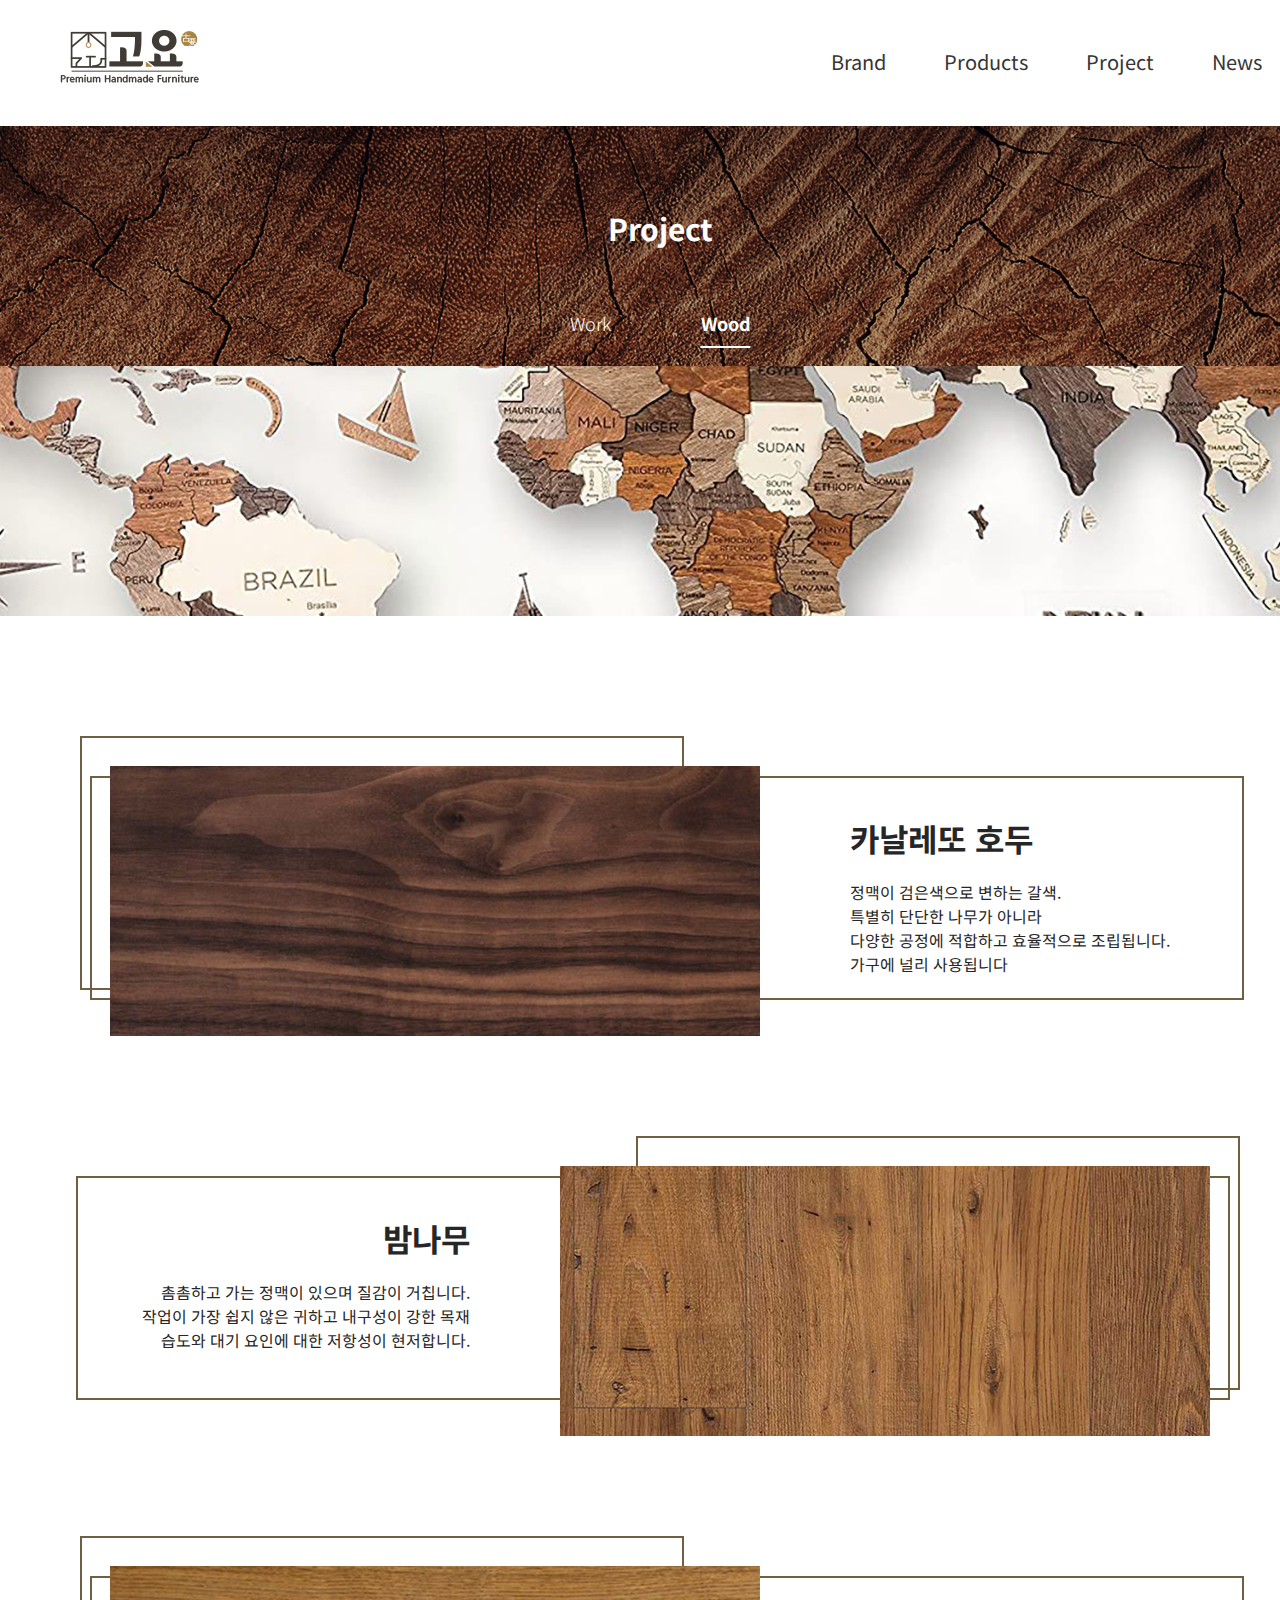
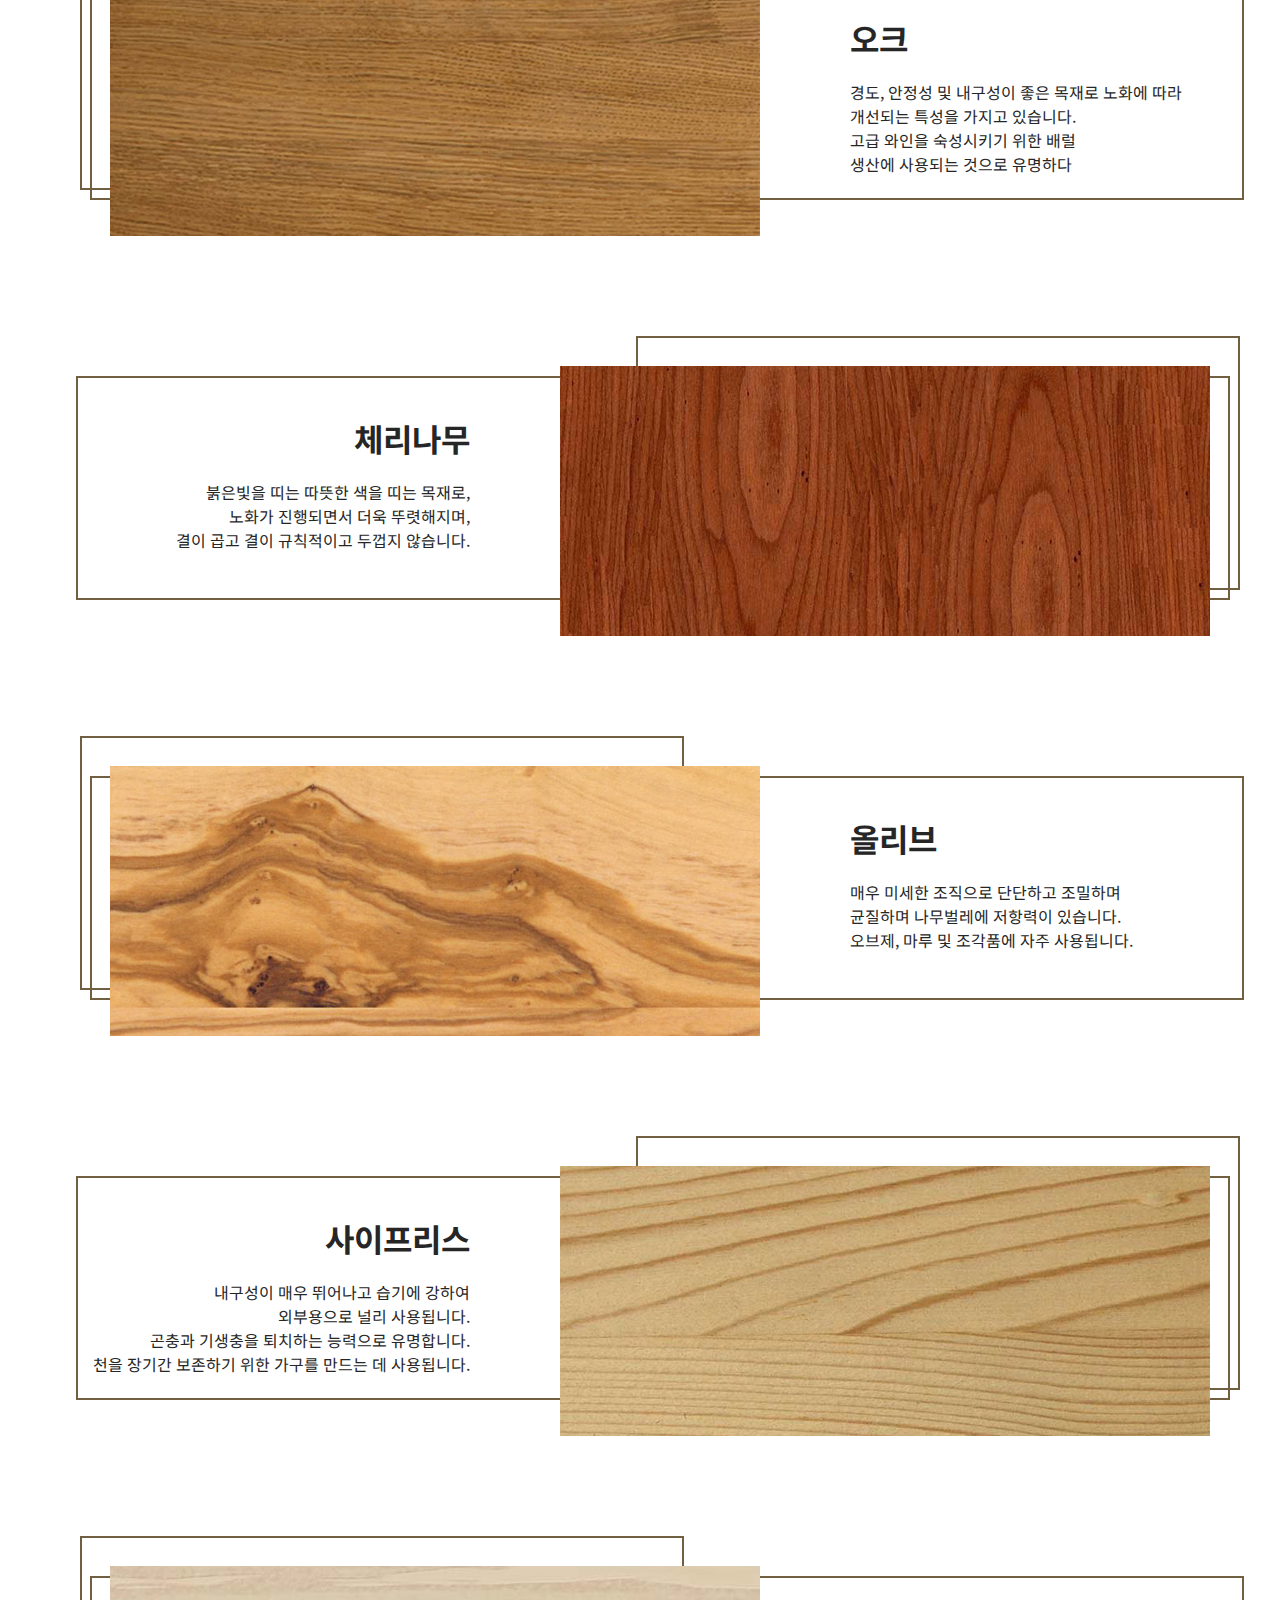
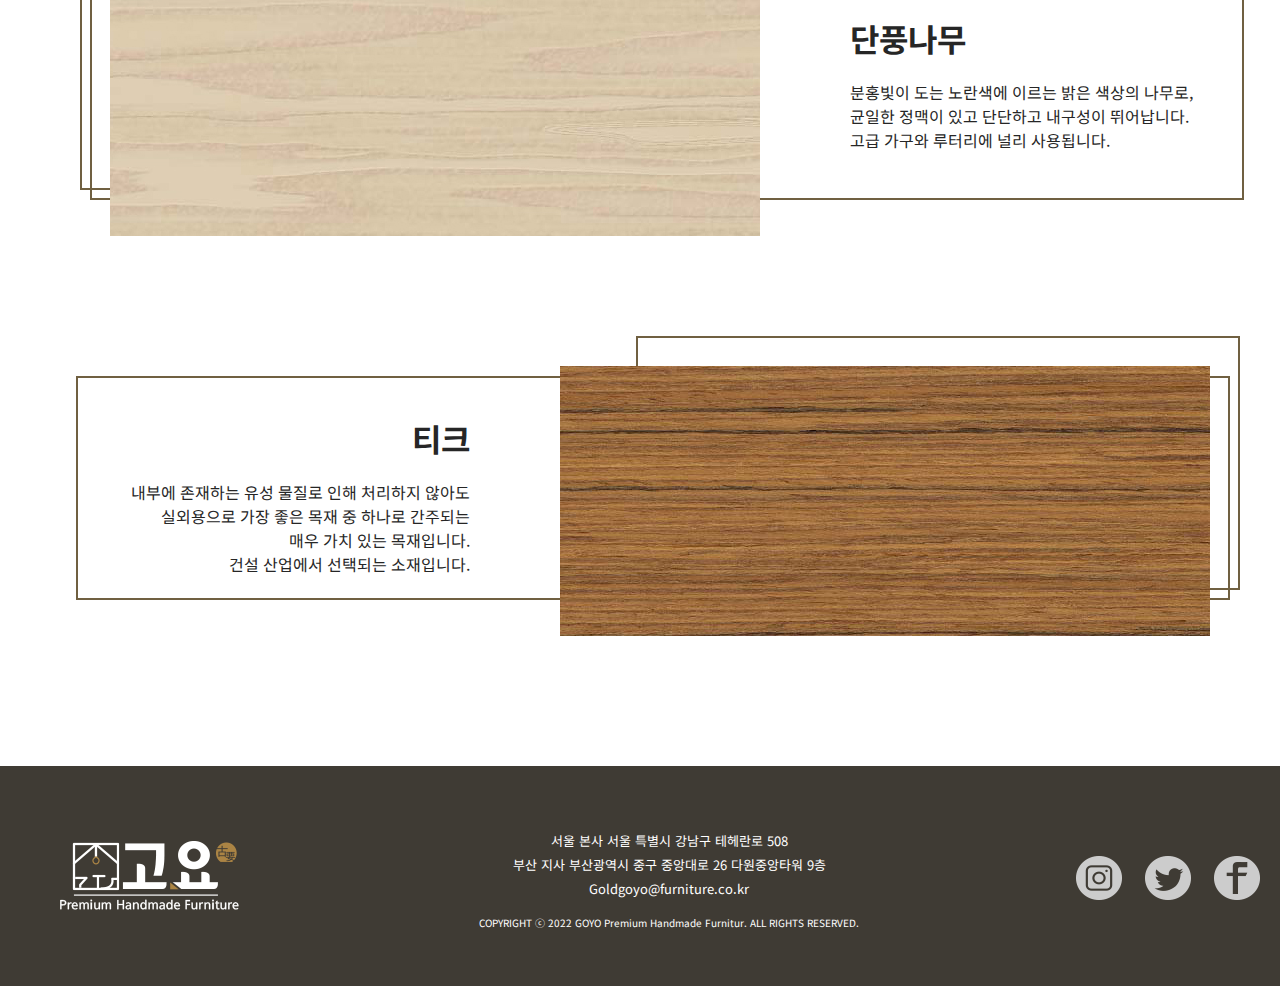
<file: sub/sub_wood.html>
<!DOCTYPE html>
<html lang="ko">
<head>
    <meta charset="UTF-8">
    <meta http-equiv="X-UA-Compatible" content="IE=edge">
    <meta name="viewport" content="width=1320">
    <title>고요</title>
    <link rel="preconnect" href="https://fonts.googleapis.com">
    <link rel="preconnect" href="https://fonts.gstatic.com" crossorigin>
    <link href="https://fonts.googleapis.com/css2?family=Noto+Sans+KR:wght@100;300;400;500;700;900&display=swap" rel="stylesheet">
    <link rel="icon" type="image/png" sizes="32x32" href="../images/favicon.png">


    <link rel="stylesheet" href="../css/sub_projects/sub_wood.css">
    <script src="../js/jquery-3.6.0.min.js"></script>
    <script src="../js/sub_nav.js"></script>
    <link rel="stylesheet" href="../css/aos.css">
    <script src="../js/aos.js"></script>
    <script src="../js/script.js"></script>

</head>
<body>

        <!--header-->
    <div id="header_wrap">


            <div id="header1">
                <div class="header_inner">
                    <h1 class="logo">
                        <a href="../index.html" ><img src="../images/main/logo.png" alt="logo"></a>
                     </h1>


                        <ul class="nav">
                            <li><a href="sub_brand.html">Brand</a></li>
                            <li><a href="sub_Produscts.html">Products</a></li>
                            <li><a href="sub_work.html">Project</a></li>
                            <li><a href="sub_news.html">News</a></li>
                        </ul>
                </div>


                <div class="sub_wrap">
                    <div class="submenu">
                        <div class="submenu_right">
                            <ul>
                                <li><a href="sub_brand.html">Brand story</a></li>
                                <li><a href="sub_brand2.html">Brand values</a></li>
                            </ul>
                            <ul>
                                <li><a href="sub_Produscts.html#living_room_pro">Living room</a></li>
                                <li><a href="sub_Produscts.html#dining_room_pro">Dining room</a></li>
                                <li><a href="sub_Produscts.html#bath_room_pro">Bath room</a></li>
                                <li><a href="sub_Produscts.html#kitchen_pro">Kitchen</a></li>
                                <li class="padding_bottom"><a href="sub_Produscts.html#coffee_house_pro">Coffee house</a></li>
                            </ul>
                            <ul>
                                <li><a href="sub_work.html">Work</a></li>
                                <li><a href="#header_wrap">Wood</a></li>
                                
                            </ul>
                            <ul>
                                <li><a href="sub_news.html">News</a></li>
                                <li><a href="sub_review.html">Review</a></li>
                            </ul>
        
                        </div>
                    </div>
                </div>
            </div>

                <div id="header2">
                    <div class="header_inner">
                        <h1 class="logo">
                            <a href="../index.html" ><img src="../images/main/logo.png" alt="logo"></a>
                         </h1>
            

                        <ul class="nav">
                            <li><a href="sub_brand.html">Brand</a></li>
                            <li><a href="sub_Produscts.html">Products</a></li>
                            <li><a href="sub_work.html">Project</a></li>
                            <li><a href="sub_news.html">News</a></li>
                        </ul>
                    </div>


                    <div class="sub_wrap">
                        <div class="submenu">
                            <div class="submenu_right">
                                <ul>
                                    <li><a href="sub_brand.html">Brand story</a></li>
                                    <li><a href="sub_brand2.html">Brand values</a></li>
                                </ul>
                                <ul>
                                    <li><a href="sub_Produscts.html#living_room_pro">Living room</a></li>
                                    <li><a href="sub_Produscts.html#dining_room_pro">Dining room</a></li>
                                    <li><a href="sub_Produscts.html#bath_room_pro">Bath room</a></li>
                                    <li><a href="sub_Produscts.html#kitchen_pro">Kitchen</a></li>
                                    <li class="padding_bottom"><a href="sub_Produscts.html#coffee_house_pro">Coffee house</a></li>
                                </ul>
                                <ul>
                                    
                                    <li><a href="sub_work.html">Work</a></li>
                                    <li><a href="#header_wrap">Wood</a></li>
                                </ul>
                                <ul>
                                    <li><a href="sub_news.html">News</a></li>
                                    <li><a href="sub_review.html">Review</a></li>
                                </ul>
            
            
                            </div>
                        </div>
                    </div>
                </div>


    </div>  
    <!--banner-->

    <div id="top_banner">
        <h1>Project</h1>

        <ul>
            <li><a href="sub_work.html">Work</a></li>
            <li><a href="#top_banner"class="now" >Wood</a></li>
            
        </ul>
    </div><!--banner-->



    <div class="banner2">

    </div>

<!-- wood wrap -->
    <div id="wood_wrap" >
        
        <ul id="walnut" class="left">
            <li class="wood_img1">
                <img src="../images/project/wood/walnut.jpg" alt="호두" class="wood_img">
                <div class="img_line1"></div>
                <div class="img_line2"></div>
            </li>
            
            <li class="wood_text1">
                    <h1>카날레또 호두</h1>
                    <p>
                        정맥이 검은색으로 변하는 갈색. <br>
                        특별히 단단한 나무가 아니라 <br>
                        다양한 공정에 적합하고 효율적으로 조립됩니다. <br>
                        가구에 널리 사용됩니다
                    </p>
            </li>
        </ul>


        <ul id="chestnut" class=" right">
            <li class="wood_img2">
                <img src="../images/project/wood/chestnut.jpg" alt="밤나무" class="wood_img">
                <div class="img_line3"></div>
                <div class="img_line4"></div>
            </li>
         <li class="wood_text2">
                    <h1>밤나무</h1>
                    <p>
                        촘촘하고 가는 정맥이 있으며 질감이 거칩니다. <br>
                        작업이 가장 쉽지 않은 귀하고 내구성이 강한 목재 <br>
                        습도와 대기 요인에 대한 저항성이 현저합니다.
                    </p>
            </li>
        </ul>

        <ul id="oak" class="left">
            <li class="wood_img1">
                <img src="../images/project/wood/oak.jpg" alt="오크" class="wood_img">
                <div class="img_line1"></div>
                <div class="img_line2"></div>
            </li>
            
            <li class="wood_text1">
                    <h1>오크</h1>
                    <p>
                        경도, 안정성 및 내구성이 좋은 목재로 노화에 따라 <br>
                        개선되는 특성을 가지고 있습니다. <br>
                        고급 와인을 숙성시키기 위한 배럴 <br>
                        생산에 사용되는 것으로 유명하다
                    </p>
            </li>
        </ul>


        <ul id="cherry" class=" right">
            <li class="wood_img2">
                <img src="../images/project/wood/cherry.jpg" alt="체리" class="wood_img">
                <div class="img_line3"></div>
                <div class="img_line4"></div>
            </li>
         <li class="wood_text2">
                    <h1>체리나무</h1>
                    <p>
                        붉은빛을 띠는 따뜻한 색을 띠는 목재로, <br>
                        노화가 진행되면서 더욱 뚜렷해지며, <br>
                        결이 곱고 결이 규칙적이고 두껍지 않습니다.
                    </p>
            </li>
        </ul>
        
        <ul id="olive" class="left">
            <li class="wood_img1">
                <img src="../images/project/wood/olive.jpg" alt="올리브" class="wood_img">
                <div class="img_line1"></div>
                <div class="img_line2"></div>
            </li>
            
            <li class="wood_text1">
                    <h1>올리브</h1>
                    <p>
                        매우 미세한 조직으로 단단하고 조밀하며 <br>
                        균질하며 나무벌레에 저항력이 있습니다. <br>
                        오브제,  마루 및 조각품에 자주 사용됩니다.
                    </p>
            </li>
        </ul>


        <ul id="chypress" class=" right">
            <li class="wood_img2">
                <img src="../images/project/wood/cypress.jpg" alt="사이프리스" class="wood_img">
                <div class="img_line3"></div>
                <div class="img_line4"></div>
            </li>
         <li class="wood_text2">
                    <h1>사이프리스</h1>
                    <p>
                        내구성이 매우 뛰어나고 습기에 강하여 <br>
                        외부용으로 널리 사용됩니다. <br>
                        곤충과 기생충을 퇴치하는 능력으로 유명합니다. <br>
                        천을 장기간 보존하기 위한 가구를 만드는 데 사용됩니다.
                    </p>
            </li>
        </ul>


        <ul id="maple" class="left">
            <li class="wood_img1">
                <img src="../images/project/wood/maple.jpg" alt="단풍" class="wood_img">
                <div class="img_line1"></div>
                <div class="img_line2"></div>
            </li>
            
            <li class="wood_text1">
                    <h1>단풍나무</h1>
                    <p>
                        분홍빛이 도는 노란색에 이르는 밝은 색상의 나무로, <br>
                        균일한 정맥이 있고 단단하고 내구성이 뛰어납니다. <br>
                        고급 가구와 루터리에 널리 사용됩니다.
                    </p>
            </li>
        </ul>

        <ul id="teak" class=" right">
            <li class="wood_img2">
                <img src="../images/project/wood/teak.jpg" alt="티크" class="wood_img">
                <div class="img_line3"></div>
                <div class="img_line4"></div>
            </li>
         <li class="wood_text2">
                    <h1>티크</h1>
                    <p>
                        내부에 존재하는 유성 물질로 인해 처리하지 않아도 <br>
                        실외용으로 가장 좋은 목재 중 하나로 간주되는 <br>
                        매우 가치 있는 목재입니다. <br>
                        건설 산업에서 선택되는 소재입니다.
                    </p>
            </li>
        </ul>

        

    </div>  <!-- wood wrap-->
    <!--footer-->

    <div id="footer">
        <div class="footer_inner">
            <h1 class="foot_logo">
                <a href="../index.html"><img src="../images/main/foot_logo.png" alt="푸터로고" ></a>
            </h1>
            <div class="foot_text">
                <p class="foot1">
                    서울 본사   서울 특별시 강남구 테헤란로 508 <br>
                    부산 지사   부산광역시 중구 중앙대로 26 다원중앙타워 9층 <br>
                    Goldgoyo@furniture.co.kr
                </p>
                <p class="foot2">
                    COPYRIGHT ⓒ 2022 GOYO  Premium Handmade Furnitur. ALL RIGHTS RESERVED.
                </p>
            </div>  
            <ul>
                <li><a href="#"><img src="../images/main/insta_icon.png" alt="인스타아이콘"></a></li>
                <li><a href="#"><img src="../images/main/twitter_icon.png" alt="트위터아이콘"></a></li>
                <li><a href="#"><img src="../images/main/face_icon.png" alt="페이스북아이콘"></a></li>
            </ul>
        </div>
    </div><!--footer-->




</body>

</html>
</file>
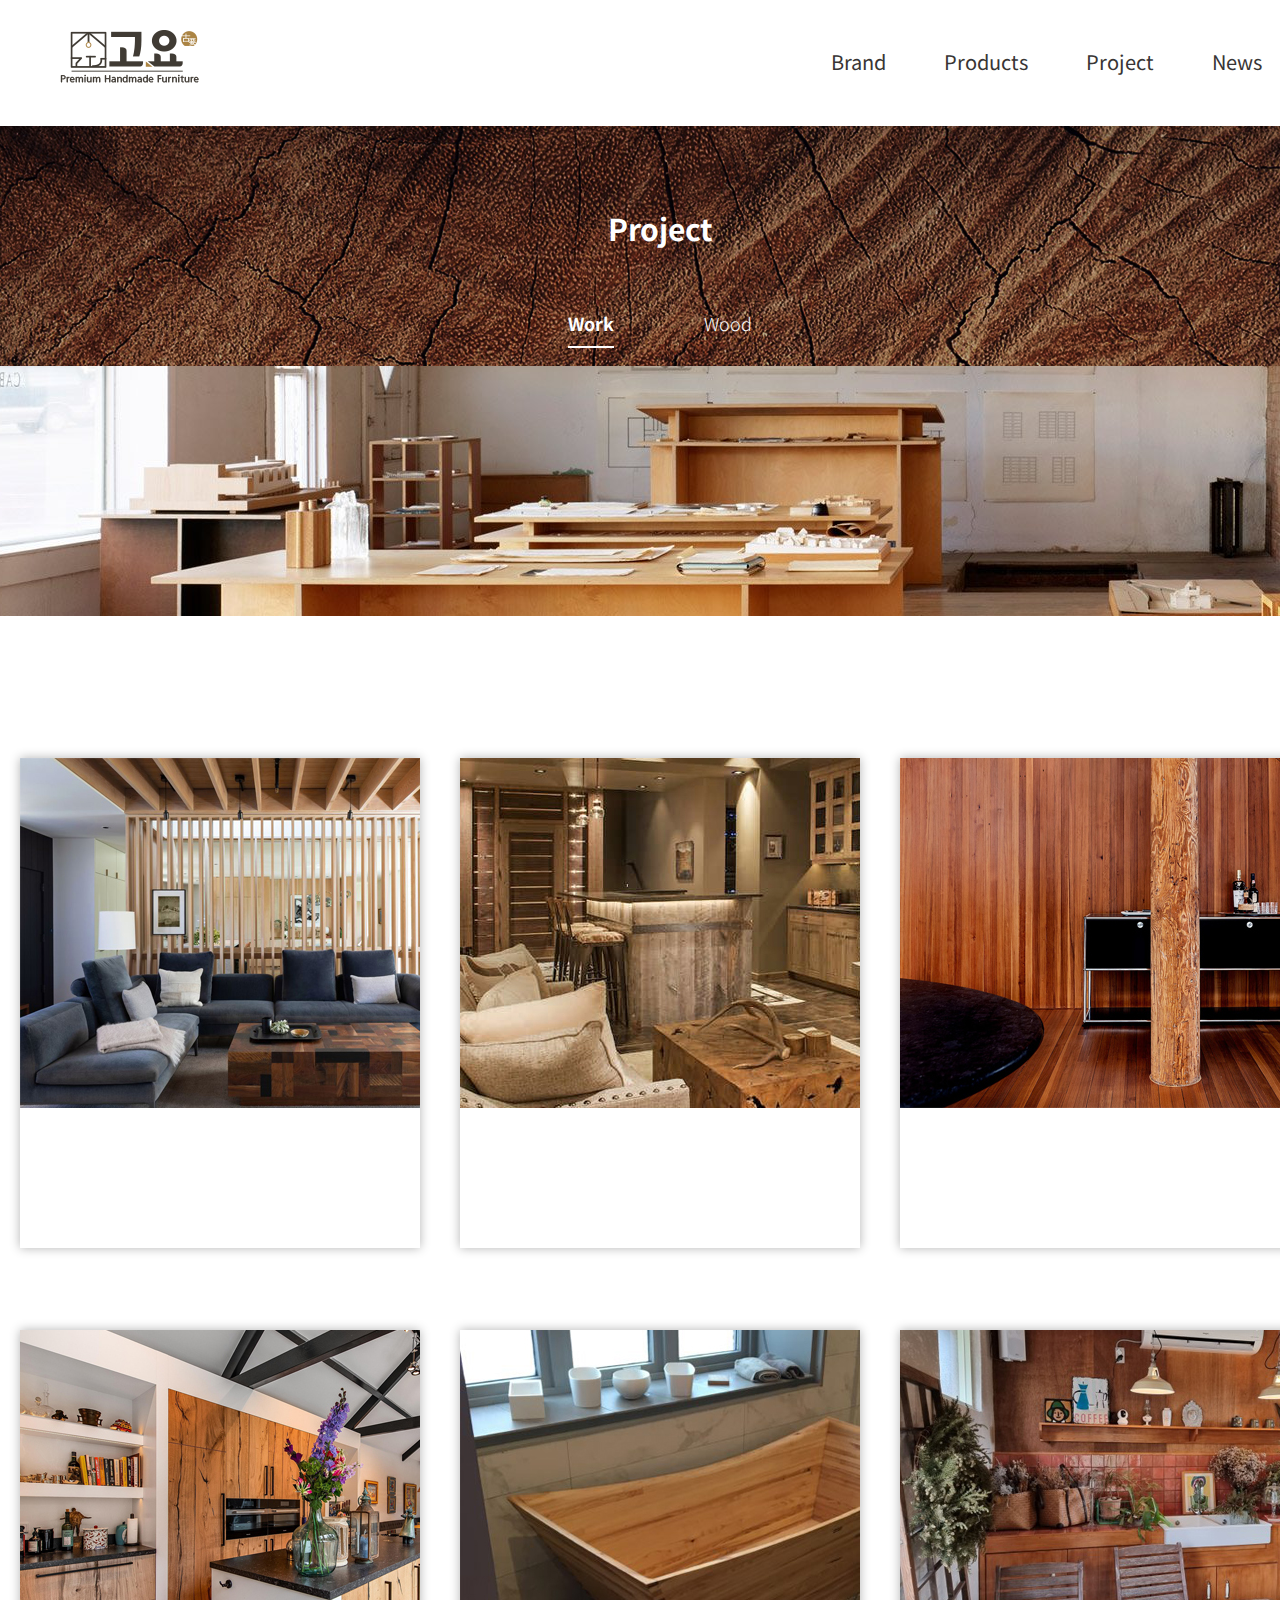
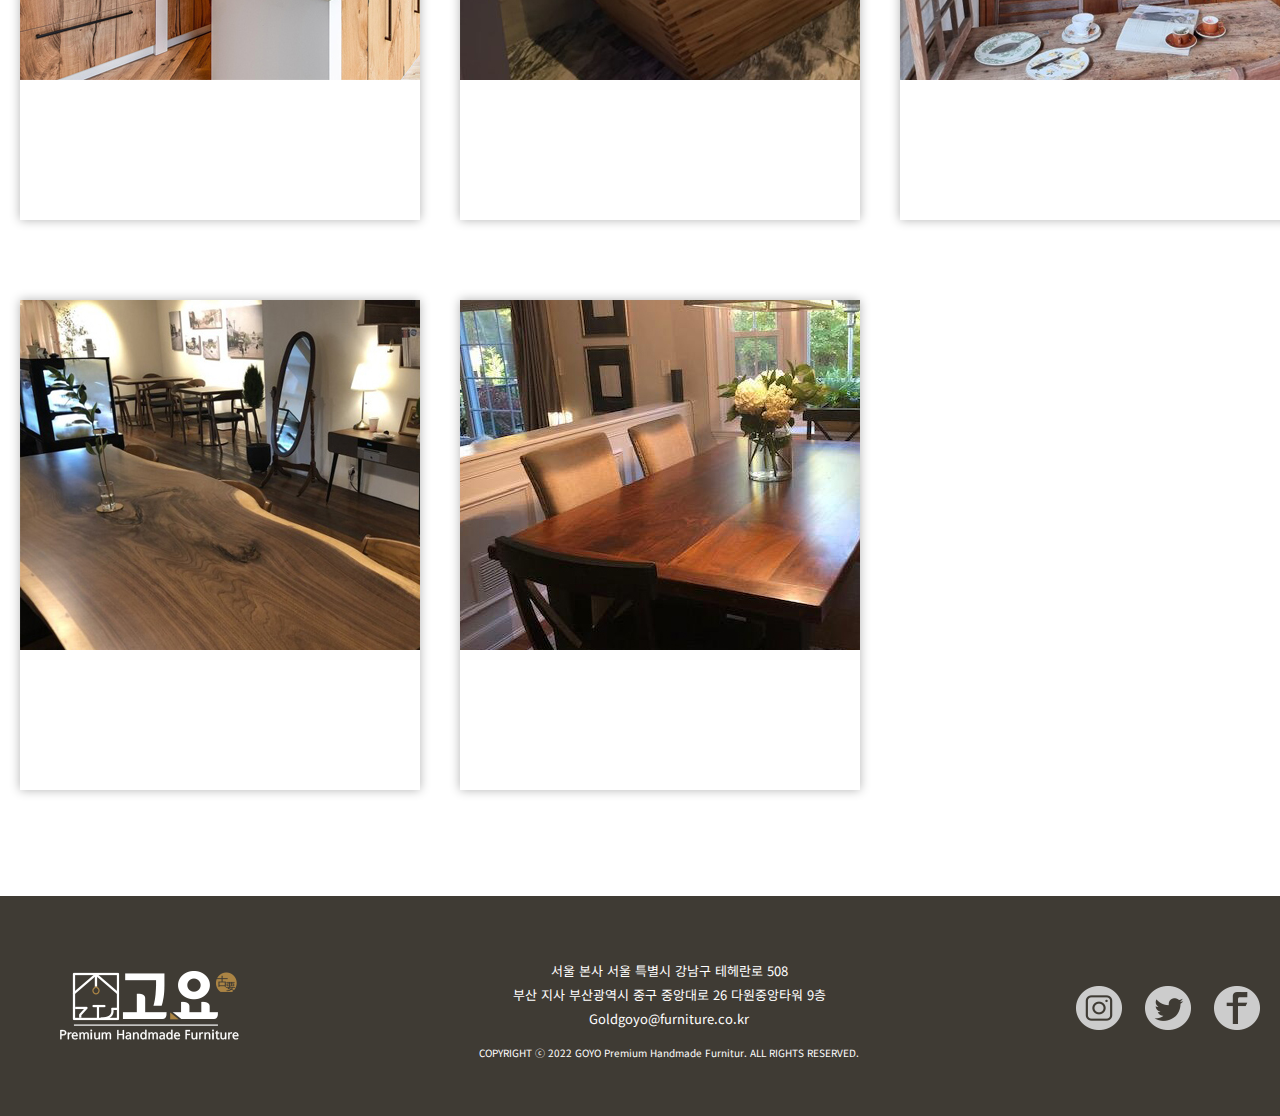
<file: sub/sub_work.html>
<!DOCTYPE html>
<html lang="ko">
<head>
    <meta charset="UTF-8">
    <meta http-equiv="X-UA-Compatible" content="IE=edge">
    <meta name="viewport" content="width=1320">
    <title>고요</title>
    <link rel="preconnect" href="https://fonts.googleapis.com">
    <link rel="preconnect" href="https://fonts.gstatic.com" crossorigin>
    <link href="https://fonts.googleapis.com/css2?family=Noto+Sans+KR:wght@100;300;400;500;700;900&display=swap" rel="stylesheet">
    <link rel="icon" type="image/png" sizes="32x32" href="../images/favicon.png">


    <link rel="stylesheet" href="../css/sub_projects/sub_work.css">
    <script src="../js/jquery-3.6.0.min.js"></script>
    <script src="../js/sub_nav.js"></script>

    <link rel="stylesheet" href="../css/aos.css">
    <script src="../js/aos.js"></script>
    <script src="../js/script.js"></script>
    <script src="../js/jquery-1.12.3.js"></script>
    <script src="../js/sub/sub_work_popup.js"></script>
</head>
<body>

        <!--header-->
    <div id="header_wrap">


            <div id="header1">
                <div class="header_inner">
                    <h1 class="logo">
                        <a href="../index.html" ><img src="../images/main/logo.png" alt="logo"></a>
                     </h1>

                    <ul class="nav">
                        <li><a href="sub_brand.html">Brand</a></li>
                        <li><a href="sub_Produscts.html">Products</a></li>
                        <li><a href="#header2">Project</a></li>
                        <li><a href="sub_news.html">News</a></li>
                    </ul>
                </div>


                <div class="sub_wrap">
                    <div class="submenu">
                        <div class="submenu_right">
                            <ul>
                                <li><a href="sub_brand.html">Brand story</a></li>
                                <li><a href="sub_brand2.html">Brand values</a></li>
                            </ul>
                            <ul>
                                <li><a href="sub_Produscts.html#living_room_pro">Living room</a></li>
                                <li><a href="sub_Produscts.html#dining_room_pro">Dining room</a></li>
                                <li><a href="sub_Produscts.html#bath_room_pro">Bath room</a></li>
                                <li><a href="sub_Produscts.html#kitchen_pro">Kitchen</a></li>
                                <li class="padding_bottom"><a href="sub_Produscts.html#coffee_house_pro">Coffee house</a></li>
                            </ul>
                            <ul>
                                <li><a href="#header_wrap">Work</a></li>
                                <li><a href="sub_wood.html">Wood</a></li>
                                
                            </ul>
                            <ul>
                                <li><a href="sub_news.html">News</a></li>
                                <li><a href="sub_review.html">Review</a></li>
                            </ul>
        
        
                        </div>
                    </div>
                </div>
            </div>

                <div id="header2">
                    <div class="header_inner">
                        <h1 class="logo">
                            <a href="../index.html" ><img src="../images/main/logo.png" alt="logo"></a>
                         </h1>
            
                        <ul class="nav">
                            <li><a href="sub_brand.html">Brand</a></li>
                            <li><a href="sub_Produscts.html">Products</a></li>
                            <li><a href="#header2">Project</a></li>
                            <li><a href="sub_news.html">News</a></li>
                        </ul>
                    </div>


                    <div class="sub_wrap">
                        <div class="submenu">
                            <div class="submenu_right">
                                <ul>
                                    <li><a href="sub_brand.html">Brand story</a></li>
                                    <li><a href="sub_brand2.html">Brand values</a></li>
                                </ul>
                                <ul>
                                    <li><a href="sub_Produscts.html#living_room_pro">Living room</a></li>
                                    <li><a href="sub_Produscts.html#dining_room_pro">Dining room</a></li>
                                    <li><a href="sub_Produscts.html#bath_room_pro">Bath room</a></li>
                                    <li><a href="sub_Produscts.html#kitchen_pro">Kitchen</a></li>
                                    <li class="padding_bottom"><a href="sub_Produscts.html#coffee_house_pro">Coffee house</a></li>
                                </ul>
                                <ul>
                                     <li><a href="#header_wrap">Work</a></li>
                                    <li><a href="sub_wood.html">Wood</a></li>
                                   
                                </ul>
                                <ul>
                                    <li><a href="sub_news.html">News</a></li>
                                    <li><a href="sub_review.html">Review</a></li>
                                </ul>
            
                            </div>
                        </div>
                    </div>
                </div>


    </div>  
    <!--banner-->



    <div id="top_banner">
        <h1>Project</h1>

        <ul>
            <li><a href="#top_banner"class="now">Work</a></li>
            <li><a href="sub_wood.html" >Wood</a></li>

        </ul>
    </div><!--banner-->


    <div class="banner2"></div>

    <div class="contents">
<hr class="page0">


        <div class="work_wrap" >
            <div class="work w1"><a href="#page0">
                <div class="img"><img src="../images/project/work/work1.jpg" alt="이미지1"></div>

                <div class="aos" data-aos="zoom-in" data-aos-duration="2000">
                    <p class="text1">
                        가정집 - <span>Busan</span>
                    </p>
                    <p class="text2">
                        부산의 가정집 가구의뢰이고, 단단한 <br>
                        목재를 사용, 가벽과 천장은 밝은톤을 사용하였다.
                    </p>
                </div>
            </a></div>

            <div class="popup p1 g1">
                <div class="popup_inner ">
                    <img src="../images/project/work/work1_big.jpg" alt="팝업1">
                    <p><a href="#page0" class="x"> Close X</a></p>
                </div>
            </div>
        
        </div>



        <div class="work_wrap">
        <div class="work w2" ><a href="#page0">
                <div class="img"><img src="../images/project/work/work2.jpg" alt="이미지2"></div>
                <div class="aos" data-aos="zoom-in" data-aos-duration="3000">
                <p class="text1">
                    숲속펜션 - <span>Gapyeong</span>
                </p>
                <p class="text2">
                    편안하게  쉴수있는 공간과 고급스러움을 <br>
                    표현을 한 가구들이 들어갔고, 고목을 주로 <br>
                    사용을 하였습니다.
                </p>
            </div>
        </a></div>

        <div class="popup p2 g1">
            <div class="popup_inner ">
                <img src="../images/project/work/work2_big.jpg" alt="팝업1">
                <p><a href="#page0" class="x"> Close X</a></p>
            </div>
        </div>
    </div>

      

    <div class="work_wrap">
        <div class="work w3"><a href="#page0">
            <div class="img"><img src="../images/project/work/work3.jpg" alt="이미지3"></div>
            <div class="aos" data-aos="zoom-in" data-aos-duration="2000">
                <p class="text1">
                    the treepup - <span>Daegu</span>
                </p>
                <p class="text2">
                    잔잔한 펍의 느낌과 고객분의 원하는 <br>
                    별장느낌이 나는 나무기둥을 제작하였습니다. <br>
                    전체적으로 편안하지만 무게감있게 표현했습니다.
                </p>
            </div>
        </a></div>

        <div class="popup p3 g2">
            <div class="popup_inner ">
                <img src="../images/project/work/work3_big.jpg" alt="팝업3">
                <p><a href="#page0" class="x"> Close X</a></p>
            </div>
        </div>

    </div>

    <hr id="page1">


    <div class="work_wrap">
        <div class="work w4"><a href="#page1">
            <div class="img"><img src="../images/project/work/work4.jpg" alt="이미지4"></div>
            <div class="aos" data-aos="zoom-in" data-aos-duration="3000">
                <p class="text1">
                    comfun dining - <span>Busan</span>
                </p>
                <p class="text2">
                    통창이 있는 다이닝펍이어서 <br>
                    원목자체를 크게 표현을 하였고, <br>
                    햇빛이 잘들어와 밝은톤의 목재를 사용하였습니다.
                </p>
            </div>
        </a></div>
        <div class="popup p4 g2">
            <div class="popup_inner ">
                <img src="../images/project/work/work4_big.jpg" alt="팝업4">
                <p><a href="#page1" class="x"> Close X</a></p>
            </div>
        </div>

    </div>


    <div class="work_wrap">
        <div class="work w5" ><a href="#page1">
            <div class="img"><img src="../images/project/work/work5.jpg" alt="이미지5"></div>
            <div class="aos" data-aos="zoom-in" data-aos-duration="2000">
            <p class="text1" >
                dron hotel - <span>Gangwon</span>
            </p>
            <p class="text2">
                고급스러운 호텔의 욕조제작 <br>
                원목이 어색하지않고 더욱 고급스러운 느낌을<br>
                주어 현대적인 목재욕조를 디자인하였습니다.
            </p>
        </div>
    </a></div>

    
    <div class="popup p5 g3">
        <div class="popup_inner ">
            <img src="../images/project/work/work5_big.jpg" alt="팝업5">
            <p><a href="#page1" class="x"> Close X</a></p>
        </div>
    </div>

</div>

    <div class="work_wrap">
        <div class="work w6"><a href="#page1">
            <div class="img"><img src="../images/project/work/work6.jpg" alt="이미지6"></div>
            <div class="aos" data-aos="zoom-in" data-aos-duration="3000">
                <p class="text1">
                    nare cafe - <span>Jeju</span>
                </p>
                <p class="text2">
                    자연친화적인 느낌을 강하게주어 편안하게 쉴수있도록 <br>
                    제작을 하였습니다. 제주를 더욱 제주답게 표현 제작 <br>
                    하였습니다.   

                </p>
            </div>
        </a> </div>


        <div class="popup p6 g3">
            <div class="popup_inner ">
                <img src="../images/project/work/work6_big.jpg" alt="팝업6">
                <p><a href="#page1" class="x"> Close X</a></p>
            </div>
        </div>
    
    </div>
 

    <div class="work_wrap"> 
        <div class="work w7"><a href="#apge3">
            <div class="img"><img src="../images/project/work/work7.jpg" alt="이미지7"></div>
            <div class="aos" data-aos="zoom-in" data-aos-duration="2000">
                <p class="text1">
                    brown coco - <span>Busan</span>
                </p>
                <p class="text2">
                    부산의 카페의뢰로 단단하며, <br>
                    물에 강한 목재를 사용하였습니다. <br>
                    카페 분위기에 맞게 톤이 어두운 목재를 사용헀습니다.
                </p>
            </div>
        </a> </div>


        <div class="popup p7 g4">
            <div class="popup_inner ">
                <img src="../images/project/work/work7_big.jpg" alt="팝업7">
                <p><a href="#page3" class="x"> Close X</a></p>
            </div>
        </div>

    </div>


    <div class="work_wrap">
        <div class="work  w8"><a href="#page3">
            <div class="img"><img src="../images/project/work/work8.jpg" alt="이미지8"></div>
            <div class="aos" data-aos="zoom-in" data-aos-duration="3000">
                <p class="text1">
                    해뜨는집 - <span>Gyeongju</span>
                </p>
                <p class="text2">
                    경주음식점이며, 깔끔하고 단조롭게 제작. <br>
                    음식점에 맞게 냄새가 잘 배지않고 단단한 목재 사용
                </p>
            </div>
        </a></div>

        <div class="popup p8 g4">
            <div class="popup_inner ">
                <img src="../images/project/work/work8_big.jpg" alt="팝업7">
                <p><a href="#page3" class="x"> Close X</a></p>
            </div>
        </div>

    </div>


    </div>











    




    <!--footer-->

    <div id="footer">
        <div class="footer_inner">
            <h1 class="foot_logo">
                <a href="../index.html"><img src="../images/main/foot_logo.png" alt="푸터로고" ></a>
            </h1>
            <div class="foot_text">
                <p class="foot1">
                    서울 본사   서울 특별시 강남구 테헤란로 508 <br>
                    부산 지사   부산광역시 중구 중앙대로 26 다원중앙타워 9층 <br>
                    Goldgoyo@furniture.co.kr
                </p>
                <p class="foot2">
                    COPYRIGHT ⓒ 2022 GOYO  Premium Handmade Furnitur. ALL RIGHTS RESERVED.
                </p>
            </div>  
            <ul>
                <li><a href="#"><img src="../images/main/insta_icon.png" alt="인스타아이콘"></a></li>
                <li><a href="#"><img src="../images/main/twitter_icon.png" alt="트위터아이콘"></a></li>
                <li><a href="#"><img src="../images/main/face_icon.png" alt="페이스북아이콘"></a></li>
            </ul>
        </div>
    </div><!--footer-->




</body>

</html>
</file>
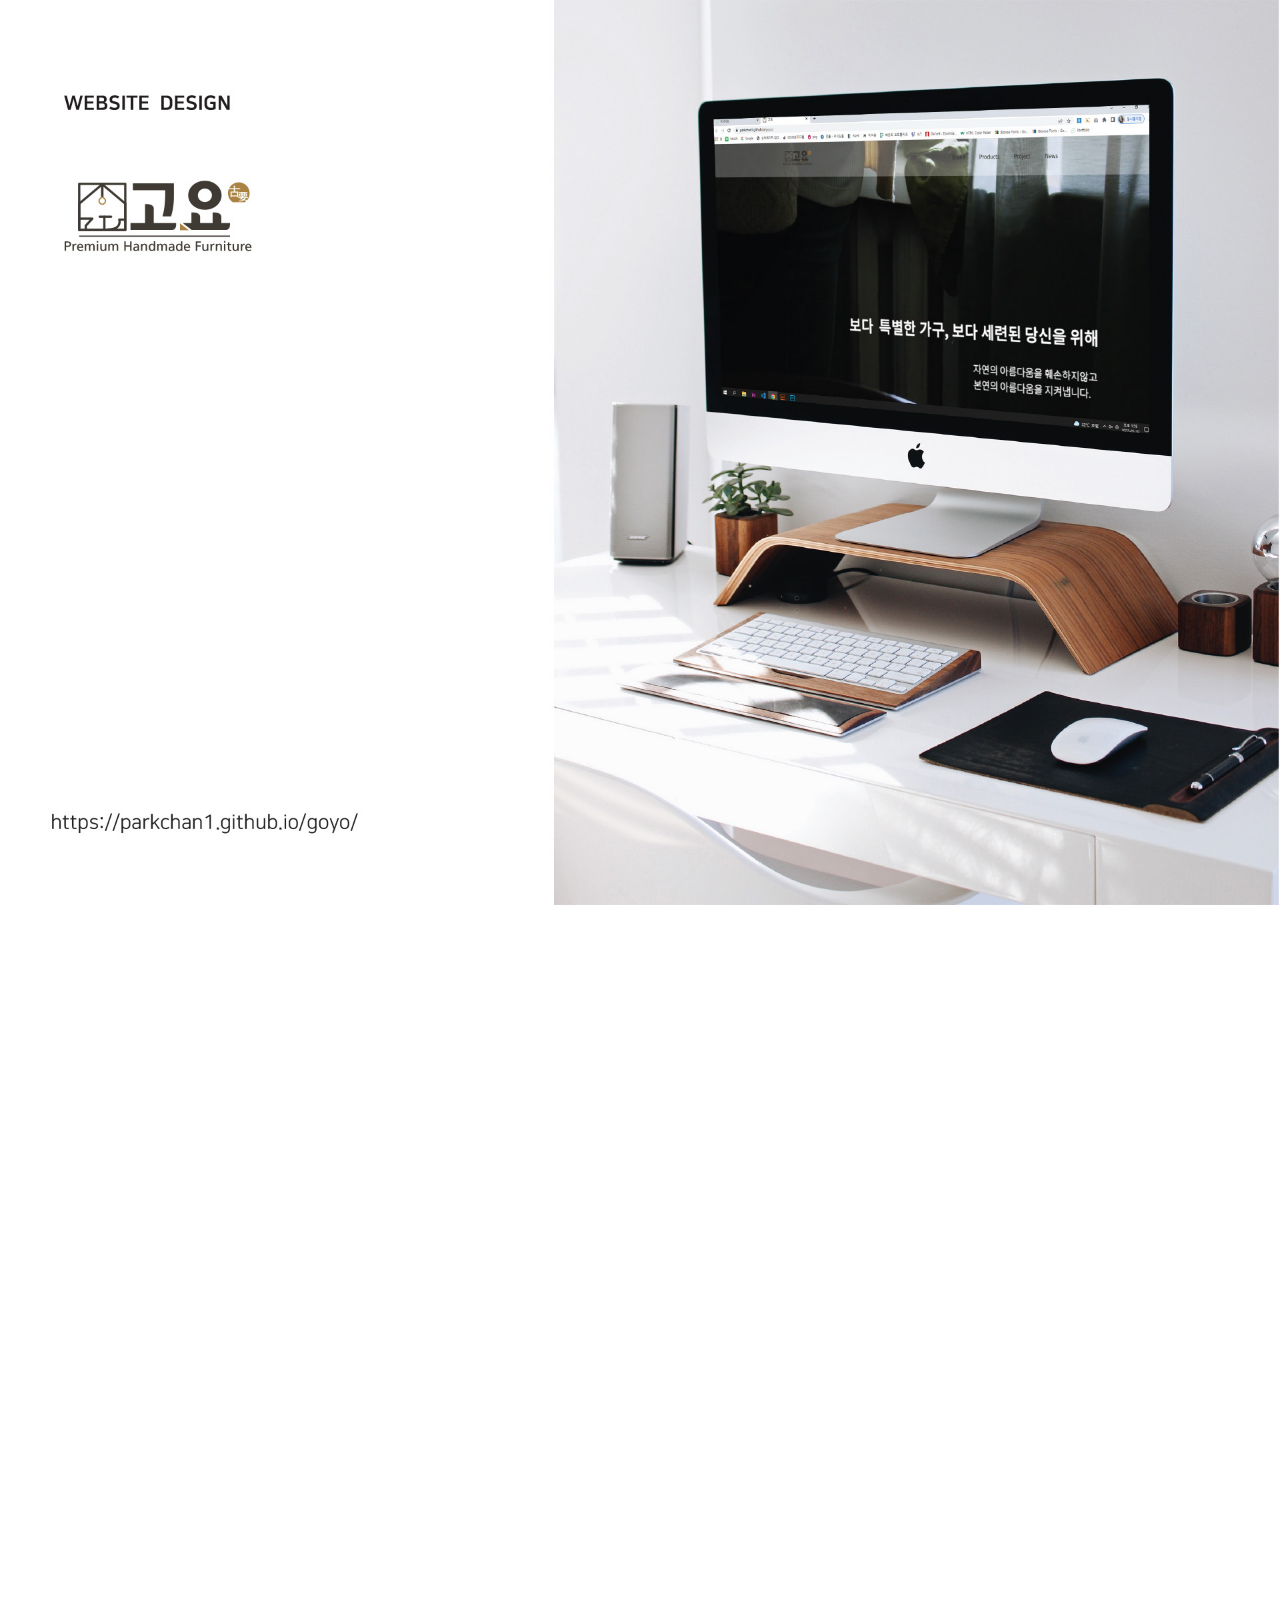
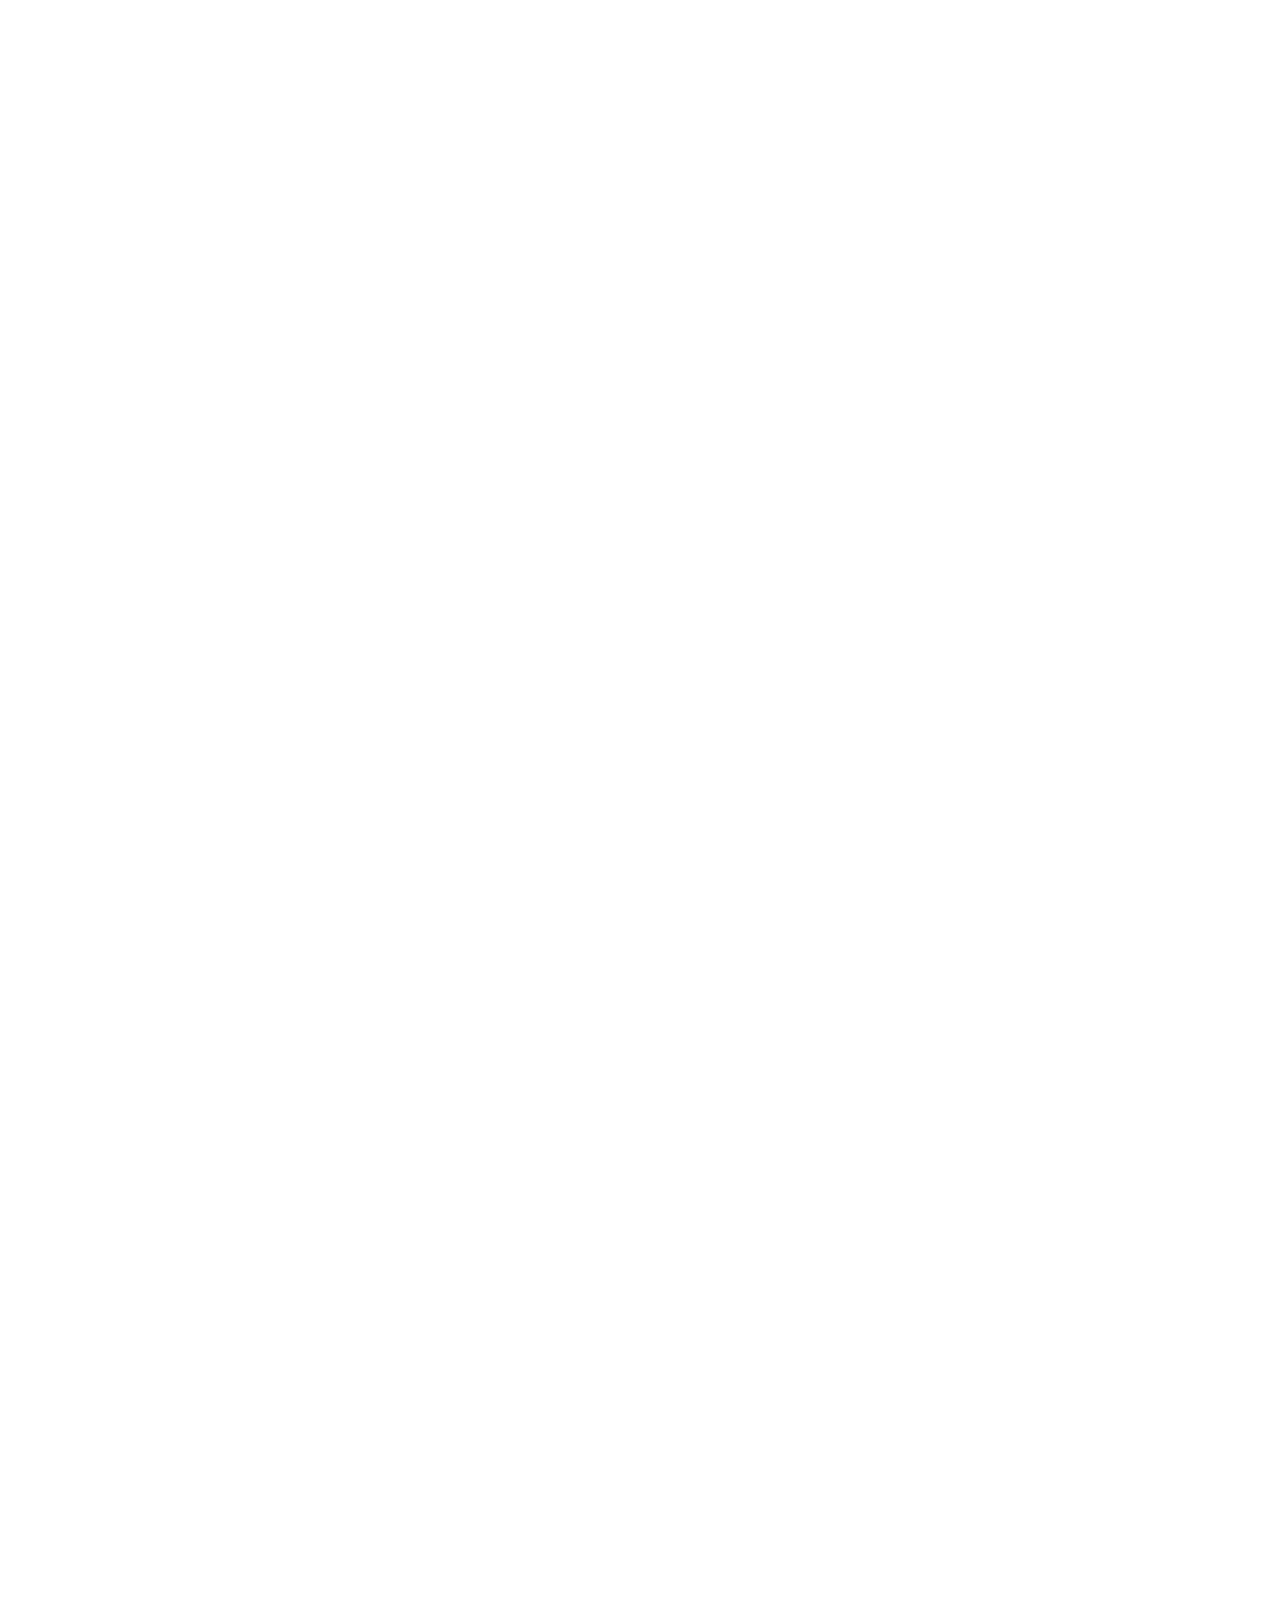
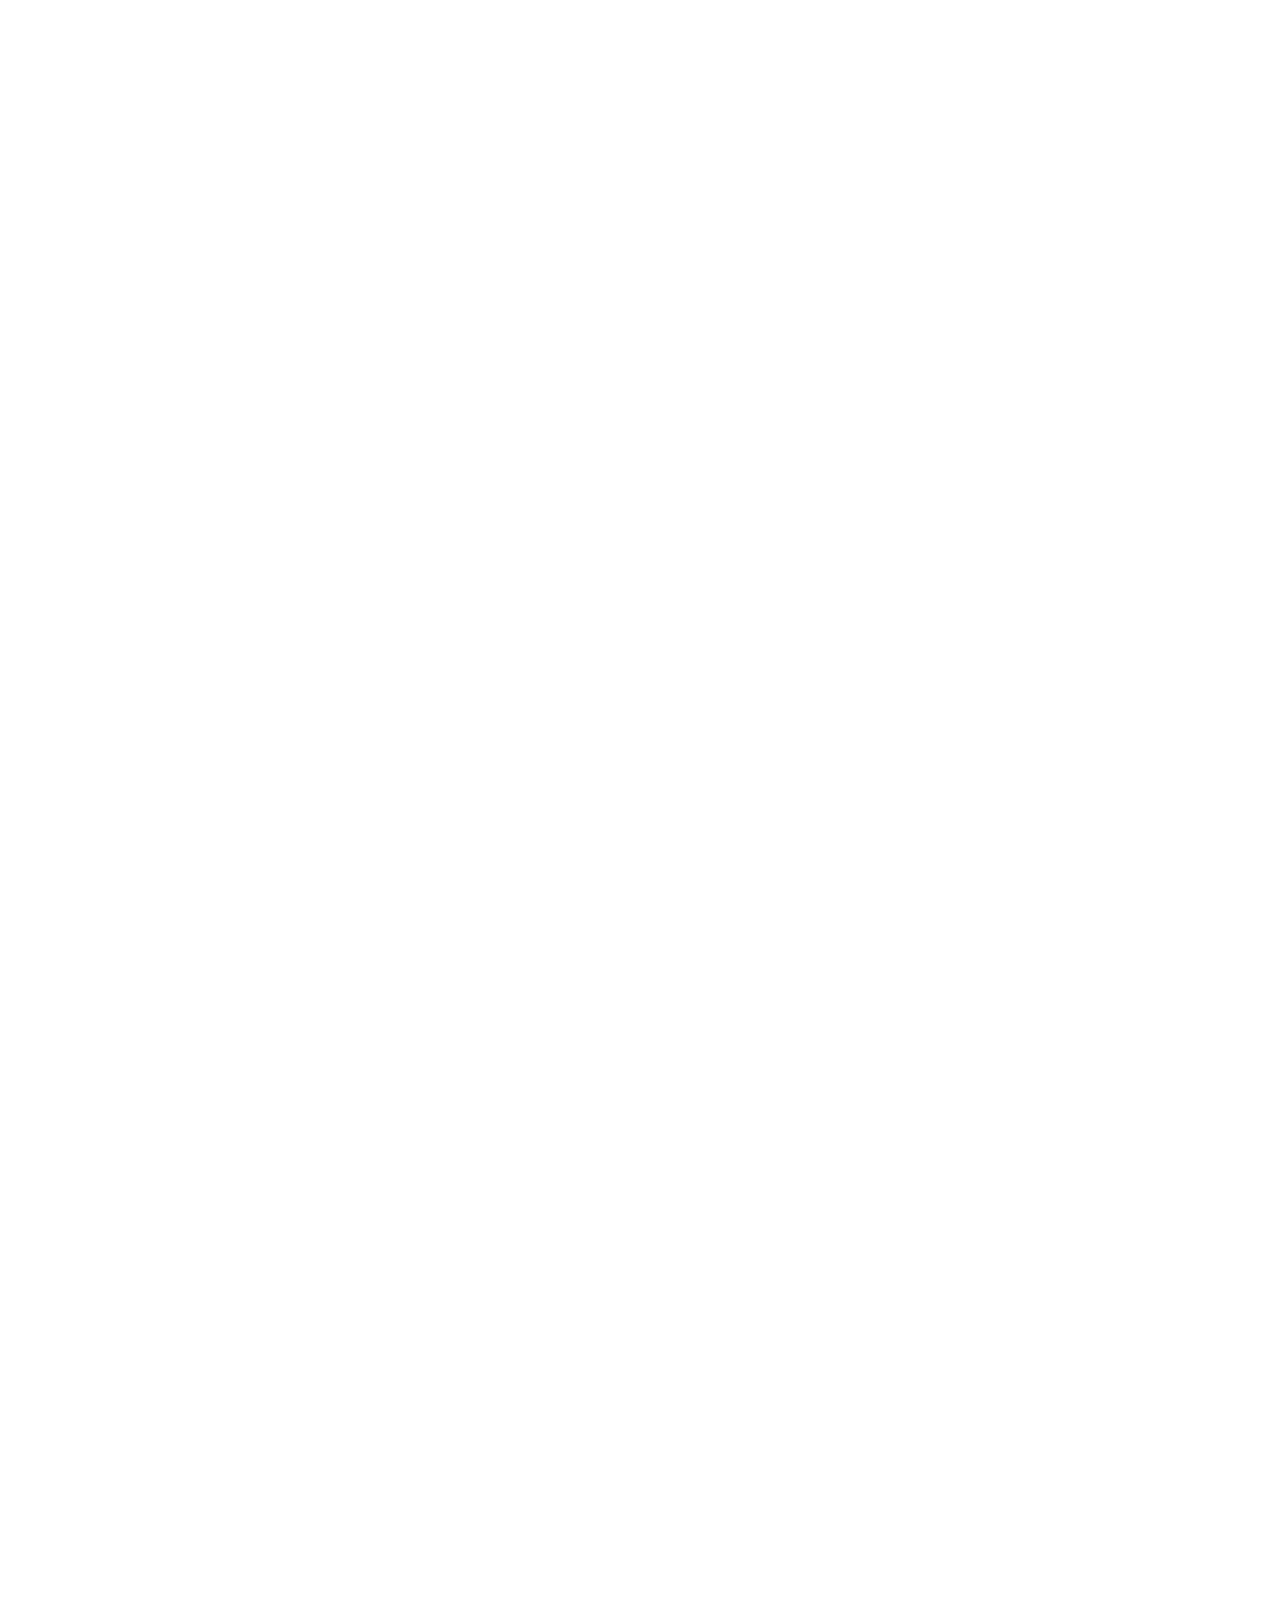
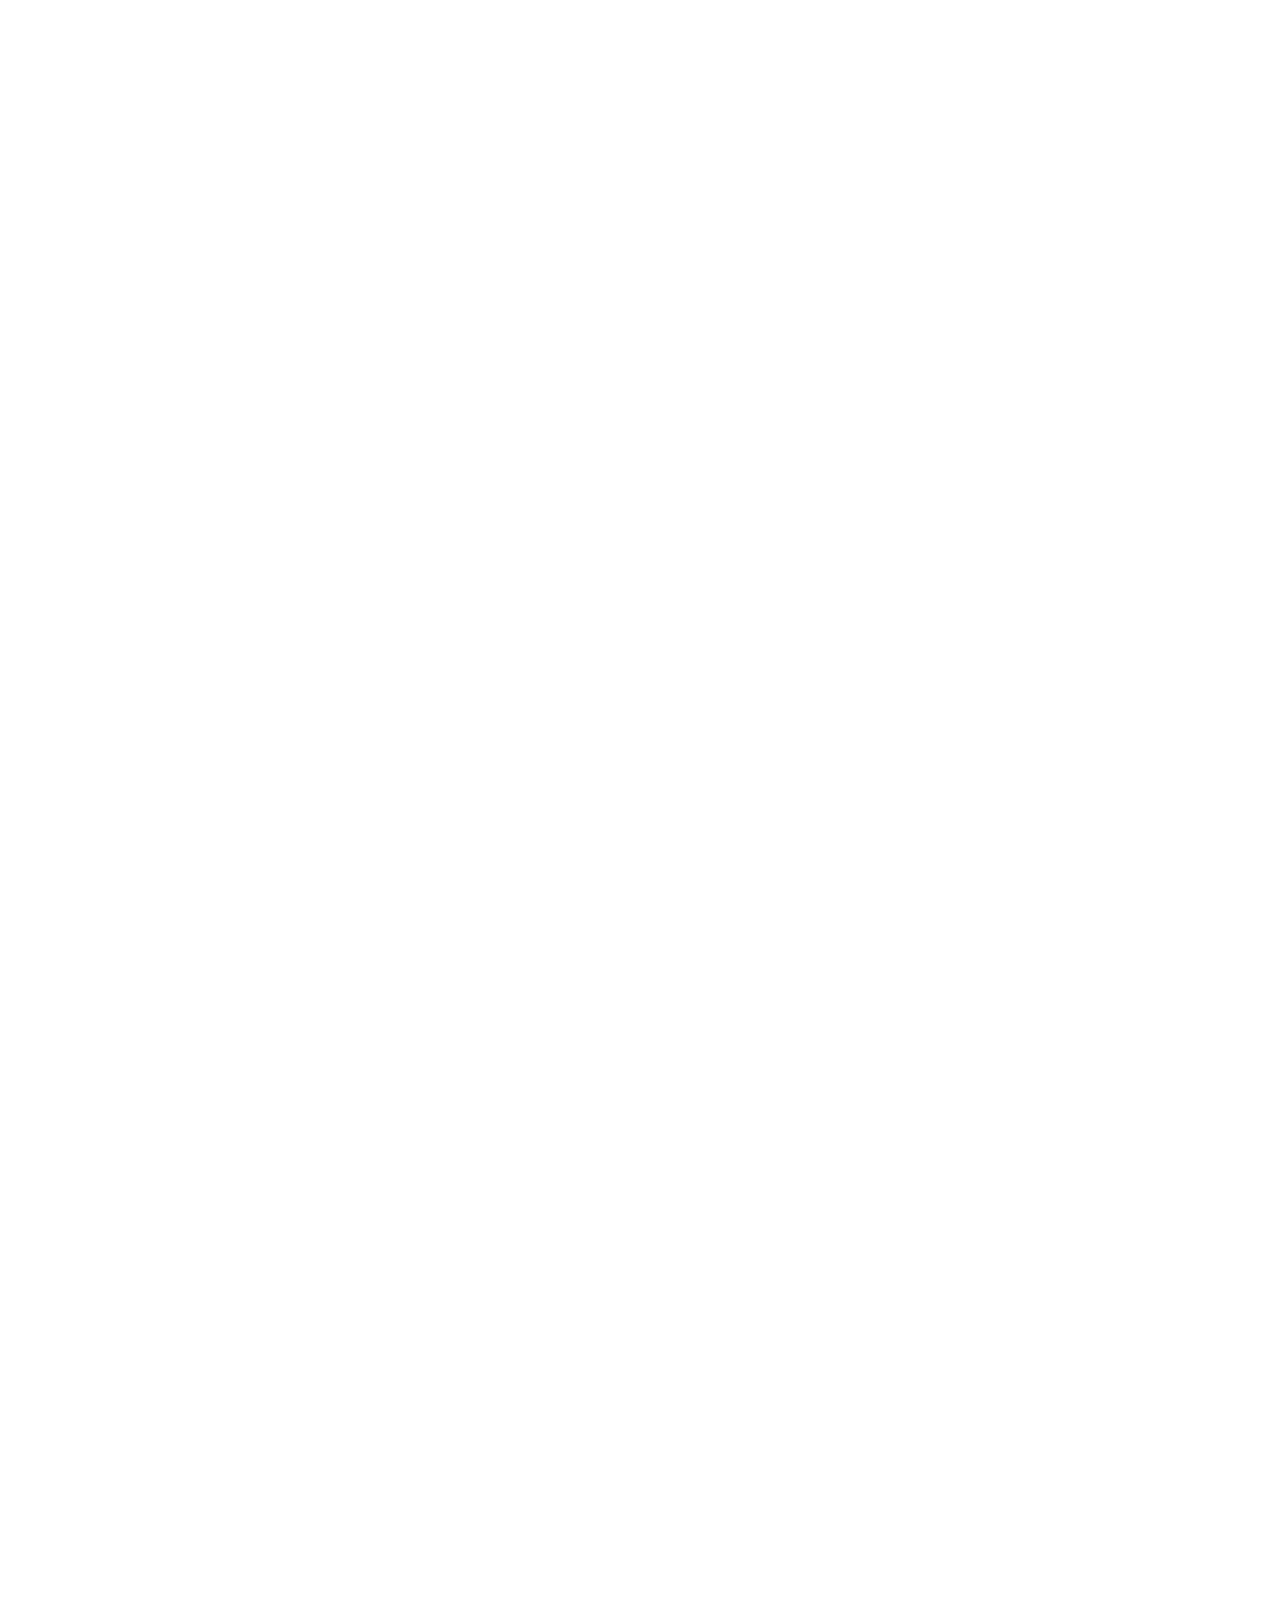
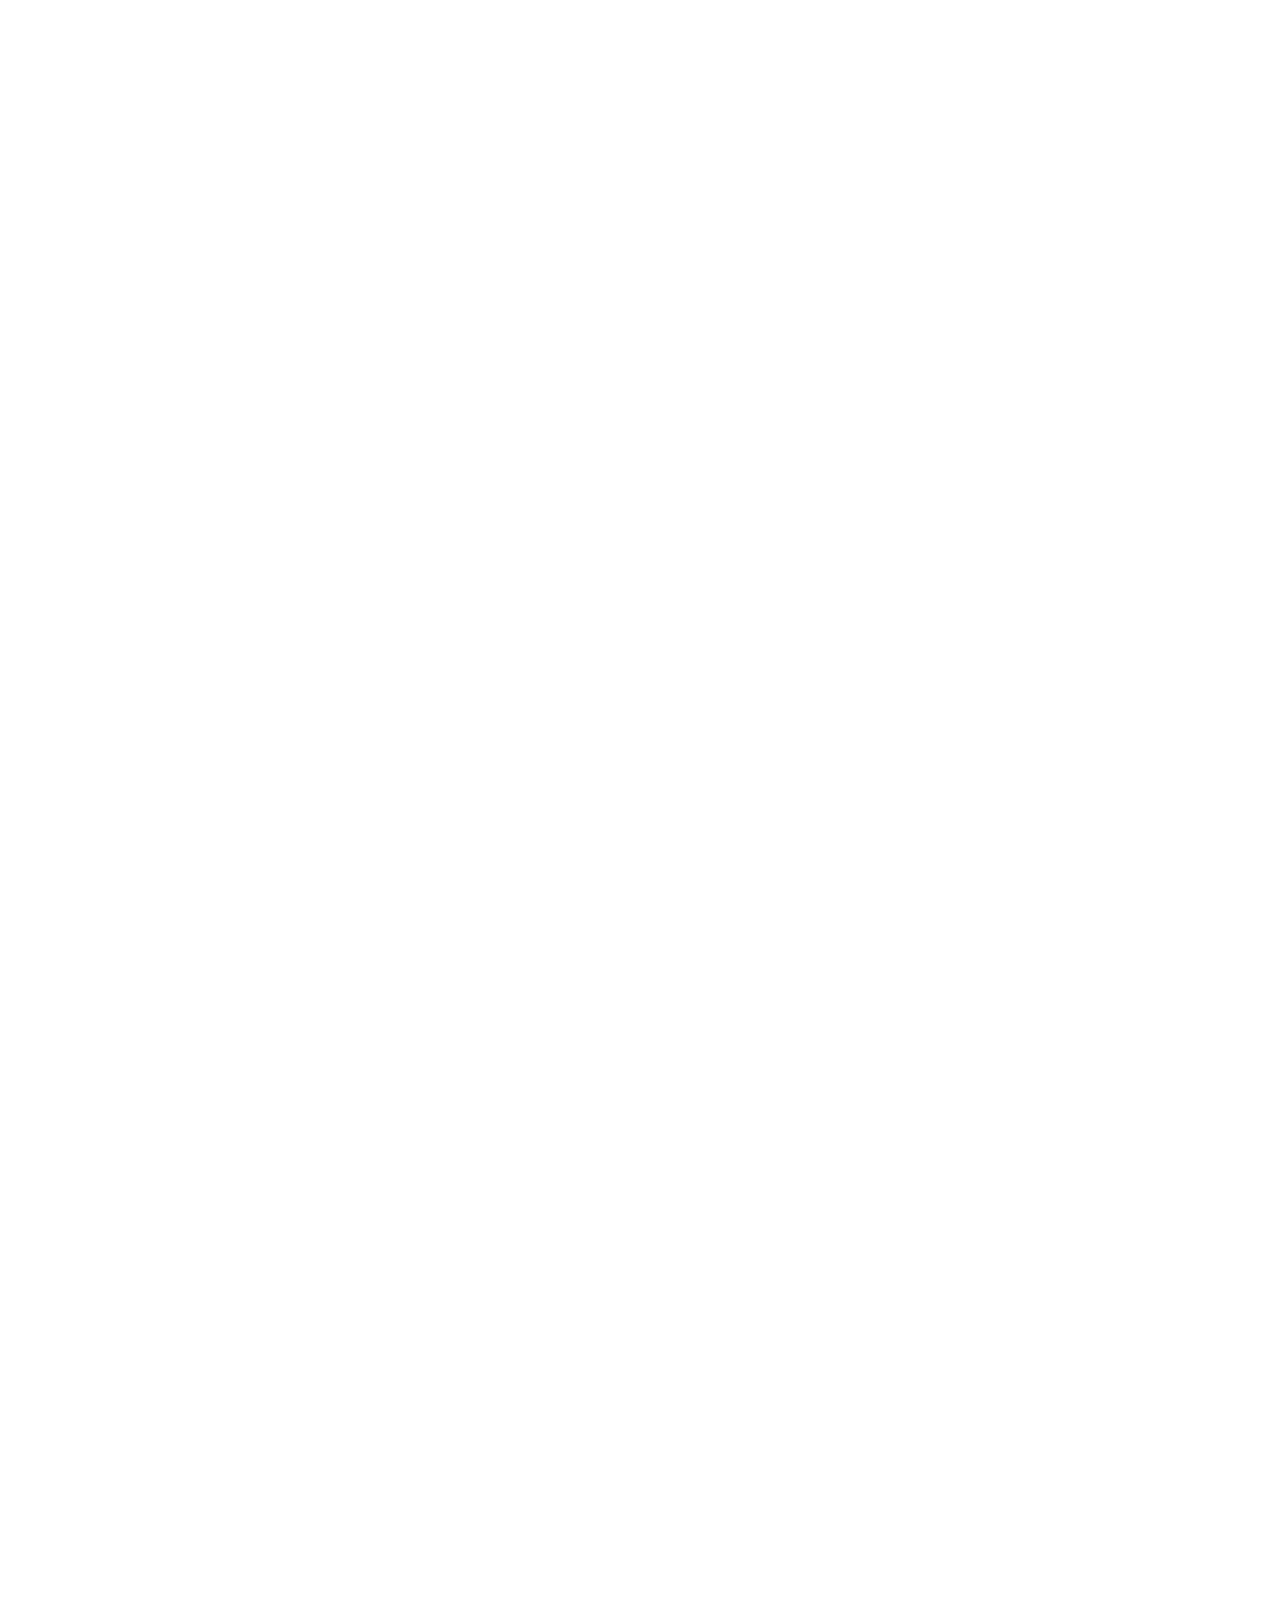
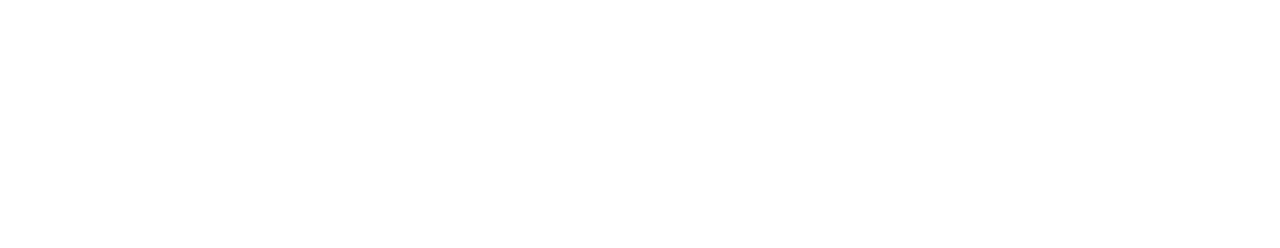
<file: guide/web_guide/web_guide.html>
<!DOCTYPE html>
<html lang="en">
<head>
    <meta charset="UTF-8">
    <meta name="viewport" content="width=device-width, initial-scale=1.0, maximum-scale=1.0,user-scalable=0">
    <link rel="icon" type="image/png" sizes="32x32" href="https://parkchan1.github.io/goyo/images/favicon.png">
    <title>webBI Guide</title>

    <link rel="stylesheet" href="style.css">
    <link rel="stylesheet" href="../css/reset.css">
    <link rel="stylesheet" href="../css/style.css">
    <link rel="stylesheet" href="../css/common.css">

    <link href="https://unpkg.com/aos@2.3.1/dist/aos.css" rel="stylesheet">
</head>
<body>
    <ul id="web_wrap_1" class="flex">
        <li class="web_1" >
            <img src="img/GOYO_guide-20.jpg" alt="web_1">
        </li>
        <li class="web_2" data-aos="fade-up"
        data-aos-duration="1500" data-aos-easing="ease-in-out">
            <img src="img/GOYO_guide-21.jpg" alt="web_2">
        </li>
        <li class="web_3" data-aos="fade-up"
        data-aos-duration="1500" data-aos-easing="ease-in-out">
            <img src="img/GOYO_guide-22.jpg" alt="web_3">
        </li>
        <li class="web_4" data-aos="fade-up"
        data-aos-duration="1500" data-aos-easing="ease-in-out">
            <img src="img/GOYO_guide-23.jpg" alt="web_4">
        </li>
        <li class="web_5" data-aos="fade-up"
        data-aos-duration="1500" data-aos-easing="ease-in-out">
            <img src="img/GOYO_guide-24.jpg" alt="web_5">
        </li>
        <li class="web_6" data-aos="fade-up"
        data-aos-duration="1500" data-aos-easing="ease-in-out">
            <img src="img/GOYO_guide-25.jpg" alt="web_6">
        </li>
        <li class="web_7" data-aos="fade-up"
        data-aos-duration="1500" data-aos-easing="ease-in-out">
            <img src="img/GOYO_guide-26.jpg" alt="web_7">
        </li>
        <li class="web_7" data-aos="fade-up"
        data-aos-duration="1500" data-aos-easing="ease-in-out">
            <img src="img/GOYO_guide-28.jpg" alt="web_8">
        </li>
        <li class="web_7" data-aos="fade-up"
        data-aos-duration="1500" data-aos-easing="ease-in-out">
            <img src="img/GOYO_guide-29.jpg" alt="web_9">
        </li>
    </ul>
</body>
</html>
<script src="https://unpkg.com/aos@2.3.1/dist/aos.js"></script>
<script>
AOS.init({
    });
</script>
</file>
<file: css/sub_brand/sub_brand.css>
*{margin: 0; padding: 0;}
a{text-decoration: none; color: #262626;}
ul{list-style: none;}
body{
    font-family: 'Noto Sans KR', sans-serif;
    font-size: 16px;
    line-height: 24px;
    color: #262626;
    min-width: 1320px;
}
.aos_box{
    overflow: hidden;
}
/* header */
#header_wrap


#header2{
    position: fixed;
    top: 0;
    left:0;
    right: 0;
    z-index: 99;
    height: 126px;
    background-color: rgba(255, 255, 255, 1);

}
#header1{
    height: 126px;
    background-color: rgba(255, 255, 255, 0.3);
}

#header2 ul li a:hover{
    color: #aa8343;
    transition: all 0.5s;
}

.header_inner{
    margin: auto;
    width: 1320px;
}

.header_inner{
    background-color: rgba(255, 255, 255, 0.5);
    height: 126px;
    width: 1320px;
    margin: auto;
    z-index: 99;

}

.logo{
    float: left;
    padding: 30px 0 30px 60px;
}

.nav{
    float: right;
}
.nav li{
    float: left;
    padding: 50px 58px 50px 0;
}

.nav li a{
    font-size: 20px;
    color: #383535;
}
.nav li a:hover{
    color: #aa8343;
}



.sub_wrap{
    position: fixed;

    z-index: 99;
    top: 126px;
    left: 0;
    width: 100%;
    background-color: rgba(255, 255, 255, 0.3);
}
#header2 .sub_wrap{
    background-color:rgba(255, 255, 255, 0.9) ;
}

#header2 .sub_wrap a:hover{
    color: #aa8343;
}
.submenu{
    width: 1320px;
    margin: 0 auto;
}

.submenu_right{
	float: right;
}

.submenu_right ul{
	float: left;
    width: 134px;
    text-align: center;
    font-size: 13px;
    padding-left: 10px;
    box-sizing: border-box;
}
.padding_bottom{
    padding-bottom: 20px;
}
.submenu_right ul li a{
	display: block;
    color: #353535;
	padding: 6px 3px;
}
.submenu_right ul li a:hover{
	color: #fff;
}


.submenu_right ul:nth-child(4){
    padding-right: 45px;
}

/* top_banner */
#top_banner{
    background: url(../../images/sub_brand/brand_banner.jpg) no-repeat  center 60%;
    height: 240px;
    width: 100%;
    color: #fff;
    position: relative;
}

#top_banner h1{
    font-size: 30px;
    position: absolute;
    top: 90px;
    left: 50%;
    transform: translate(-50%);
}

#top_banner ul {
    position: absolute;
    bottom: 30px;
    left: 50%;
    transform: translateX(-50%);
}
#top_banner ul li{
    float: left;
    margin: 0 45px;
}
#top_banner ul li a{
    font-weight: 300;
    color: #fff;
    font-size: 18px;
}
#top_banner .now{
    font-weight: bold;
    border-bottom: 2px solid #fff;
    padding-bottom: 10px;
}

#top_banner ul li a:hover{
    border-bottom: 3px solid #fff;
    padding-bottom: 10px;
}

/* text_banner */

.text_banner{
    width: 1320px;
    margin: auto;
    padding: 150px 120px 0 0px;
    box-sizing: border-box;
}

.text_banner p:nth-child(1){
    font-size: 25px;

}

.text_banner p:nth-child(2){
    font-size: 35px;
    padding: 25px 20px 0;
}



/* essence */

#essence{
    width: 1320px;
    height: 685px;
    margin:  150px auto;
    position: relative;

    background: url(../../images/sub_brand/essence_bg.jpg) no-repeat right bottom;
}
#essence h1{
    background: url(../../images/sub_brand/essence_line.jpg) no-repeat center left;
    padding-left: 550px;
    position: absolute;
    top: 0;
    right: 0;
}
#essence ul{

    z-index: 5;
}
#essence ul img{
    display: block;
}

#essence >ul> li{
    float: left;
    margin-right: 18px;
}
.es_in_img{
    margin-top: 152px;
}

.es_in_img li{
    margin-top: 18px;
}
#essence ul li:nth-child(2){
    width: 150px;
}
#essence> ul li:nth-child(3){
    float: right;
    margin-top: 152px;
}

.goyo_text{
    padding-bottom: 50px;
}




/* logo */

#logo{
    width: 1320px;
    height: 316px;
    margin: 0 auto 50px;
    position: relative;
}

#logo h1{
    background: url(../../images/sub_brand/logo_line.jpg) no-repeat  right center;
    position: absolute;
    top: 0;
    left: 0;
    padding-right: 490px;
}
.logo_text{
    float: left;
    margin: 125px 0 0 76px;
    text-align: right;
}

.main_logo{
    float: right;
    margin-right: 100px;
}
.main_logo h2{
    text-align: center;
    padding-bottom: 100px;
    font-size: 16px;
}


.sub_logo{
    background-color: #ededec;
    position: relative;

}

.sub_logo_inner{
    width: 1320px;
    height: 320px;
    margin: auto;
    text-align: center;

}

.sub_logo_inner h2{
    padding-top: 60px;
    font-size: 16px;
}
.sub_logo_inner ul {
    width: 800px;
    position: absolute;
    top: 95px;
    left: 50%;
    transform: translateX(-50%);
}
.sub_logo_inner ul li{
    float: left;
}

.sub_logo_inner ul li:nth-child(2){
    margin: 50px 76px;
}

#banner{
    width: 100%;
    height: 390px;
    background: url(../../images/sub_brand/sub_banner1.jpg) center top fixed;
}



/* color */

.brand_color{
    background-color: #3f3b34;
    height: 130px;
}

#color h1{
    padding-top: 50px;
    text-align: center;
    font-size: 30px;
    color: #fff;
    background: url(../../images/sub_brand/color_line.png) no-repeat 50% 90%;
}
.color_inner{
    width: 1320px;
    margin: auto;
}
.color_text{
    text-align: center;
    margin: 88px 0 65px;
}

.AA8343{
    width: 760px;
    height: 123px;
    background-color: #aa8343;
    position: relative;
    overflow: hidden;
    margin: 10px 0 63px 160px;
    float: left;
}
.AA8343_inner{
    border-radius: 100px;
    width: 160px;
    height: 160px;
    background-color: #fff;
    text-align: center;
    color: #aa8343;
    position: absolute;
    top: -20px;
    left: 50px;
    padding-top: 57px;
    box-sizing: border-box;
}
.AA8343_inner p:nth-child(1){
    width: 106px;
    font-size: 18px;
    color: #fff;
    background-color: #aa8343;
    border-radius: 100px;
    margin:0 0 12px 27px;
}

.color_circle{
    float: right;
    margin-right: 190px;
}

.sub_color{
    width: 1320px;
    margin: auto;

}
.sub_color li{
    float: left;
    width: 33.33%;
    height: 47px;
    margin-bottom: 130px;
}

.sub_color1{
    background-color: #706041;
    position: relative;
    overflow: hidden;
    color: #706041;
    box-sizing: border-box;
}

.sub_color1 p:nth-child(1){
    background-color: #706041;
    width: 106px;
    font-size: 18px;
    color: #fff;
    border-radius: 100px;
    margin:0 0 3px 27px;
}

.sub_color2{
    background-color: #3f3b34;
    position: relative;
    overflow: hidden;
    color: #3f3b34;
}

.sub_color2 p:nth-child(1){
    background-color: #3f3b34;
    width: 106px;
    font-size: 18px;
    color: #fff;
    border-radius: 100px;
    margin:0 0 3px 27px;
}
.sub_color3{
    background-color: #dbc19c;
    position: relative;
    overflow: hidden;
    color: #dbc19c;
}
.sub_color3 p:nth-child(1){
    background-color: #dbc19c;
    width: 106px;
    font-size: 18px;
    color: #fff;
    border-radius: 100px;
    margin:0 0 3px 27px;
}


.sub_color li div{
    width: 160px;
    height: 160px;
    border-radius: 100px;
    background-color: #fff;
    text-align: center;
    position: absolute;
    top: -38px;
    left: 47px;
    padding-top: 38px;
    box-sizing: border-box;
}

/* footer */

#footer{
    clear: both;
    width: 100%;
    height: 220px;
    background-color: #3f3b34;
}

.footer_inner{
    width: 1320px;
    margin:  0 auto;

}
.foot_logo{
    float: left;
    padding: 75px 0 0 60px;

}
.foot_text {
    color: #fff;
    font-size: 13px;
    float: left;
    text-align: center;
    width: 400px;
    height: 100px;
    padding: 63px 0 0 230px;
}

.foot2{
    font-size: 10px;
    padding-top: 10px;
}
.footer_inner ul{
    float: right;
    padding-top: 90px;
}
.footer_inner ul li{
    float: left;

}

.footer_inner ul li a{
    margin-left: 23px;
    transition: all 0.5s;
}

.footer_inner ul li:nth-child(3){
    padding-right: 60px;
}

.footer_inner ul li a:hover{
    opacity: 0.3;
}
</file>
<file: css/sub_brand/sub_brand2.css>
*{margin: 0; padding: 0;}
a{text-decoration: none; color: #262626;}
ul{list-style: none;}
body{
    font-family: 'Noto Sans KR', sans-serif;
    font-size: 16px;
    line-height: 24px;
    color: #262626;
    min-width: 1320px;
}
.aos_box{
    overflow: hidden;
}
/* header */
#header_wrap


#header2{
    position: fixed;
    top: 0;
    left:0;
    right: 0;
    z-index: 99;
    height: 126px;
    background-color: rgba(255, 255, 255, 1);

}
#header1{
    height: 126px;
    background-color: rgba(255, 255, 255, 0.3);
}

#header2 ul li a:hover{
    color: #aa8343;
    transition: all 0.5s;
}

.header_inner{
    margin: auto;
    width: 1320px;
}

.header_inner{
    background-color: rgba(255, 255, 255, 0.5);
    height: 126px;
    width: 1320px;
    margin: auto;
    z-index: 99;

}

.logo{
    float: left;
    padding: 30px 0 30px 60px;
}

.nav{
    float: right;
}
.nav li{
    float: left;
    padding: 50px 58px 50px 0;
}

.nav li a{
    font-size: 20px;
    color: #383535;
}
.nav li a:hover{
    color: #aa8343;
}



.sub_wrap{
    position: fixed;

    z-index: 99;
    top: 126px;
    left: 0;
    width: 100%;
    background-color: rgba(255, 255, 255, 0.3);
}
#header2 .sub_wrap{
    background-color:rgba(255, 255, 255, 0.9) ;
}

#header2 .sub_wrap a:hover{
    color: #aa8343;
}
.submenu{
    width: 1320px;
    margin: 0 auto;
}

.submenu_right{
	float: right;
}

.submenu_right ul{
	float: left;
    width: 134px;
    text-align: center;
    font-size: 13px;
    padding-left: 10px;
    box-sizing: border-box;
}
.padding_bottom{
    padding-bottom: 20px;
}
.submenu_right ul li a{
	display: block;
    color: #353535;
	padding: 6px 3px;
}
.submenu_right ul li a:hover{
	color: #fff;
}


.submenu_right ul:nth-child(4){
    padding-right: 45px;
}

/* top_banner */
#top_banner{
    background: url(../../images/sub_brand/brand_banner.jpg) no-repeat  center 60%;
    height: 240px;
    width: 100%;
    color: #fff;
    position: relative;
}
#top_banner h1{
    font-size: 30px;
    position: absolute;
    top: 90px;
    left: 50%;
    transform: translate(-50%);
}

#top_banner ul {
    position: absolute;
    bottom: 30px;
    left: 50%;
    transform: translateX(-50%);
}
#top_banner ul li{
    float: left;
    margin: 0 45px;
}
#top_banner ul li a{
    font-weight: 300;
    color: #fff;
    font-size: 18px;
}
#top_banner .now{
    font-weight: bold;
    border-bottom: 2px solid #fff;
    padding-bottom: 10px;
}

#top_banner ul li a:hover{
    border-bottom: 3px solid #fff;
    padding-bottom: 10px;

}


.text_banner{
    width: 1320px;
    margin: auto;
    padding: 150px 120px 0 0;
    text-align: right;
    box-sizing: border-box;
}

.text_banner p:nth-child(1){
    font-size: 25px;

}

.text_banner p:nth-child(2){
    font-size: 35px;
    padding: 25px 20px 0 ;
}

/* comment */
#comment{
    width: 1320px;
    height: 720px;
    margin: 100px auto;
    position: relative;
}

#comment h1{
    font-size: 40px;
    background: url(../../images/sub_brand/comment_line.jpg) no-repeat  center right;
    width: 440px;
}
.comment_ceo{
    background: url(../../images/sub_brand/ceo_img.png) no-repeat top left;
    width: 700px;
    height: 354px;
    position: absolute;
    top: 100px;
    left: 60px;
}
 

.comment_ceo h5{

    padding: 150px 0 0 300px;
    font-size: 25px;
}

.comment_ceo p{
    padding: 50px 0 0 320px;
}

.comment_designer{
    background: url(../../images/sub_brand/designer_img.png) no-repeat top right;
    width: 700px;
    height: 354px;
    text-align: right;
    position: absolute;
    bottom: 0;
    right: 60px;
}
.comment_designer h5{

    padding: 150px 300px 0 0;
    font-size: 25px;
}
.comment_designer p{
    padding: 50px 320px 0 0px;
}


/* direction */


#direction{
    height: 580px;
    background: url(../../images/sub_brand/banner1.jpg) no-repeat center fixed;
    color: #fff;
}

.direction_inner{
    width: 1320px;
    margin: 150px auto;
}
.direction_inner h1{
    font-size: 40px;
    text-align: center;

    padding-top: 55px;
    background: url(../../images/sub_brand/direction_line.png) no-repeat  top 90% center;
}

.direction_inner h3{
    font-size: 25px;
    padding: 42px 0 0 60px;
    font-weight: 400;
}

.direction_inner h4{
    font-size: 25px;
    padding: 50px 0 0 330px;
    font-weight: 400;
}

.direction_inner p{
    text-align: right;
    font-size: 18px;
    line-height: 30px;
    padding: 80px 800px 0 0 ;
    font-weight: 200px;
}

/* value */

#value{
    width: 1320px;
    height: 700px;
    margin:  150px auto;
    position: relative;
}
#value h1{
    width: 480px;
    font-size: 40px;
    background: url(../../images/sub_brand/value_line.jpg) no-repeat center right;
}

.value_logo{
    position: absolute;
    top: 120px;
    left: 50%;
    transform: translateX(-50%);
}


#value ul {
    width: 750px;
    position: absolute;
    top: 400px;
    left: 50%;
    transform: translateX(-50%);
}
#value ul li p{
    padding-top: 70px;
}

#value ul .box1{
    width: 187px;
    height: 187px;
    border-radius: 100px;
    font-size: 20px;
    font-weight: 700;
    color: #3c3c3c;
    text-align: center;
    box-sizing: border-box;
    background-color: #b5a688;
    overflow: hidden;
}


#value ul .box2{
    width: 187px;
    height: 187px;
    border-radius: 100px;
    font-size: 20px;
    font-weight: 700;
    color: #3c3c3c;
    text-align: center;
    overflow: hidden;
    box-sizing: border-box;
    background-color: #e5c898;

}

#value ul .box3{
    width: 187px;
    height: 187px;
    border-radius: 100px;
    font-size: 20px;
    font-weight: 700;
    color: #3c3c3c;
    text-align: center;
    overflow: hidden;
    box-sizing: border-box;
    background-color: #928b7f;
}

#value ul li:nth-child(2){
    margin: 0 94px 0;
}


#value ul .img1{
    position: absolute;
    left: 0;
    z-index: 2;
    transition: all 1.5s;
}

#value ul .img2{
    position: absolute;
    left: 50%;
    transform: translateX(-50%);
    z-index: 2;
    transition: all 1.5s;
}
#value ul .img3{
    position: absolute;
    right: 0;
    z-index: 2;
    transition: all 1.5s;

}



#value ul li{
    float: left;

}


#value ul li:hover .img1{
    transform: translateY(187px);
    opacity: 0;
}
#value ul li:hover .img2{
    transform: translate( -50%, 187px);
    opacity: 0;
}
#value ul li:hover .img3{
    transform: translateY(187px);
    opacity: 0;
}


/* map */



#map iframe{
    display: block;
}
.map_bg
.map_inner{
    width: 1320px;
    margin: 150px auto;
    position: relative;
}
#map h1{
    width: 400px;
    background: url(../../images/sub_brand/map_line.jpg) no-repeat center right;
    position: absolute;
    top: -100px;
    left:0px;
    font-size: 40px;
}

.seoul_map{
    float: left;
    width: 560px;
    height: 120px;
    background-color: #b29665;
    margin-bottom: 100px;
    text-align: center;
    opacity: 0.7;

}
.map_inner .text1{
    padding-top: 30px;
    font-size: 22px;
}

.map_inner .text2{
    padding-top: 10px;
    font-size: 18px;
}

.busan_map{
    float: right;
    width: 560px;
    height: 120px;
    background-color: #938f87;
    margin-top: 100px;
    text-align: center;
    opacity: 0.7;
}



/* footer */

#footer{
    clear: both;
    width: 100%;
    height: 220px;
    background-color: #3f3b34;
}

.footer_inner{
    width: 1320px;
    margin:  0 auto;

}
.foot_logo{
    float: left;
    padding: 75px 0 0 60px;

}
.foot_text {
    color: #fff;
    font-size: 13px;
    float: left;
    text-align: center;
    width: 400px;
    height: 100px;
    padding: 63px 0 0 230px;
}

.foot2{
    font-size: 10px;
    padding-top: 10px;
}
.footer_inner ul{
    float: right;
    padding-top: 90px;
}
.footer_inner ul li{
    float: left;

}

.footer_inner ul li a{
    margin-left: 23px;
    transition: all 0.5s;
}

.footer_inner ul li:nth-child(3){
    padding-right: 60px;
}

.footer_inner ul li a:hover{
    opacity: 0.3;
}
</file>
<file: css/sub_Products/sub_Products.css>
*{margin: 0; padding: 0;}
a{text-decoration: none; color: #262626;}
ul{list-style: none;}
body{
    font-family: 'Noto Sans KR', sans-serif;
    font-size: 16px;
    line-height: 24px;
    color: #262626;
    min-width: 1320px;
}
.aos_box{
    overflow: hidden;
}
/* header */
#header_wrap


#header2{
    position: fixed;
    top: 0;
    left:0;
    right: 0;
    z-index: 99;
    height: 126px;
    background-color: rgba(255, 255, 255, 1);

}
#header1{
    height: 126px;
    background-color: rgba(255, 255, 255, 0.3);
}

#header2 ul li a:hover{
    color: #aa8343;
    transition: all 0.5s;
}

.header_inner{
    margin: auto;
    width: 1320px;
}

.header_inner{
    background-color: rgba(255, 255, 255, 0.5);
    height: 126px;
    width: 1320px;
    margin: auto;
    z-index: 99;

}

.logo{
    float: left;
    padding: 30px 0 30px 60px;
}

.nav{
    float: right;
}
.nav li{
    float: left;
    padding: 50px 58px 50px 0;
}

.nav li a{
    font-size: 20px;
    color: #383535;
}
.nav li a:hover{
    color: #aa8343;
}



.sub_wrap{
    position: fixed;

    z-index: 99;
    top: 126px;
    left: 0;
    width: 100%;
    background-color: rgba(255, 255, 255, 0.3);
}
#header2 .sub_wrap{
    background-color:rgba(255, 255, 255, 0.9) ;
}

#header2 .sub_wrap a:hover{
    color: #aa8343;
}
.submenu{
    width: 1320px;
    margin: 0 auto;
}

.submenu_right{
	float: right;
}

.submenu_right ul{
	float: left;
    width: 134px;
    text-align: center;
    font-size: 13px;
    padding-left: 10px;
    box-sizing: border-box;
}
.padding_bottom{
    padding-bottom: 20px;
}
.submenu_right ul li a{
	display: block;
    color: #353535;
	padding: 6px 3px;
}
.submenu_right ul li a:hover{
	color: #fff;
}


.submenu_right ul:nth-child(4){
    padding-right: 45px;
}

/* top_banner */
#top_banner{
    background: url(../../images/sub_products/products_banner.jpg) no-repeat  center bottom;
    height: 240px;
    width: 100%;
    color: #fff;
    position: relative;
}

#top_banner h1{
    font-size: 30px;
    position: absolute;
    top: 50%;
    left: 50%;
    transform: translate(-50%);
}

#top_banner ul {
    position: absolute;
    bottom: 30px;
    left: 50%;
    transform: translateX(-50%);
}
#top_banner ul li{
    float: left;
    margin: 0 45px;
}
#top_banner ul li a{
    font-weight: 300;
    color: #fff;
    font-size: 18px;
}
#top_banner .now{
    font-weight: bold;
    border-bottom: 2px solid #fff;
    padding-bottom: 10px;
}

#top_banner ul li a:hover{
    border-bottom: 3px solid #fff;
    padding-bottom: 10px;
}


/* gallery */

#gallery{
    width: 1320px;
    margin: 150px auto;
    position: relative;
}
#gallery ul{
    width: 100%;
    height: 720px;
}

#gallery li img{
    display: block;
}
#gallery ul li:nth-child(1){
    position: absolute;
    top: 0;
    left: 0px;
}
#gallery ul li:nth-child(2){
    position: absolute;
    top: 0;
    left: 580px;
}

#gallery ul li:nth-child(3){
    position: absolute;
    top: 0;
    right: 0;
}

#gallery ul li:nth-child(3){
    position: absolute;
    top: 0;
    right:0px;
}


#gallery ul li:nth-child(4){
    position: absolute;
    bottom: 0;
    left:0px;
}


#gallery ul li:nth-child(5){
    position: absolute;
    bottom: 150px;
    right:0px;
}

#gallery ul li:nth-child(6){
    position: absolute;
    bottom: 0;
    right:0px;
}

#gallery ul li:nth-child(7){
    position: absolute;
    top:232px;
    left:611px;
}
#gallery li{
    overflow: hidden;
;
}

#gallery li img{
    transition: all 1s;
}
#gallery li:hover img{
    transform: scale(1.2, 1.2);
;
}


/* products */


#produscts{
    width: 1320px;
    margin: auto;
    position: relative;
}
label{
    font-size: 20px;
    color: #fff;
}

.btn{
    position: absolute;
    top: 100px;
    left: 50px;
    z-index: 99;
    text-align: right;
    
}
.btn li{
    margin-top: 10px;
}

.btn2 li{
    margin-top: 10px;
}
.btn2{
    position: absolute;
    top: 100px;
    right: 50px;
    z-index: 99;
    text-align: left;
    
}

.btn1_bg{
    position: absolute;
    top: 0;
    left: 0;
    z-index: 98;
    width: 300px;
    height: 450px;
    background: url(../../images/sub_products/nav_img1.jpg) no-repeat ;
}
.btn2_bg{
    position: absolute;
    bottom: 450px;
    right: 0;
    z-index: 98;
    width: 300px;
    height: 450px;
    background: url(../../images/sub_products/nav_img2.jpg) no-repeat;
}


.btn input[type=radio]{
    background-color: #FFFF;
    -webkit-appearance: none;
    -moz-appearance: none;
    margin-left: 16px;
    border: 1px solid rgb(216, 216, 216);
    width: 14px;
    height: 14px;
    border-radius: 100%;
}
.btn input[type=radio]:checked{
    background-color: #706041;
    -webkit-appearance: none;
    -moz-appearance: none;
    margin-left: 16px;
    border: none;
    width: 14px;
    height: 14px;
    border-radius: 100%;
}

.btn2 input[type=radio]{
    background-color: #FFFF;
    -webkit-appearance: none;
    -moz-appearance: none;
    margin-right: 16px;
    border: 1px solid rgb(216, 216, 216);
    width: 14px;
    height: 14px;
    border-radius: 100%;
}
.btn2 input[type=radio]:checked{
    background-color: #706041;
    -webkit-appearance: none;
    -moz-appearance: none;
    margin-right: 16px;
    border: none;
    width: 14px;
    height: 14px;
    border-radius: 100%;
}

.produscts_top{
    width: 1320px;
    height: 900px;
    margin: auto;
    position: relative;
}




#living_room_pro{
    position: absolute;
    top: 0;
    left: 0;
    z-index: 55;
}


#dining_room_pro{
    position: absolute;
    top: 0;
    left: 0;
    z-index: 54;
}
#coffee_house_pro{
    position: absolute;
    top: 0;
    left: 0;
    z-index: 54;
}

.produscts_top ul li{
    width: 300px;
    height: 450px;
    float: left;
    overflow: hidden;
    position: relative;
    margin: 0px 40px 0 0;
    

}

.produscts_top ul li:nth-child(4n){
    margin-right: 0;
}
.img_box{
    position: absolute;
    top: -300px;
    left: 0;
}
.produscts_top ul div{
    width: 300px;
}
.img_box img{
    display: block;
}
.produscts_top ul .text{
    background-color: #FFF;
    height: 150px;
    position: absolute;
    bottom: 0;
    text-align: center;
}
.closeup_img{
    transition: all 1.3s;
}
.name{
    height: 150px;
    padding-top: 20px;
    font-size: 18px;
    box-sizing: border-box;
}


.produscts_top ul .name_inner{
    padding-top: 60px;
    width: 100%;
    height: 100%;transition: all 1.3s;
}

.produscts_top ul li:hover .closeup_img{
    transform: translateY(300px);
}

.produscts_top ul li:hover .name_inner{
    transform: translateY(-150px);
}







/* prodyscts_bottom */







.produscts_bottom{
    width: 1320px;
    height: 950px;
    margin: auto;
    position: relative;
}

.bath_room_pro{
    position: absolute;
    top: 0;
    left: 0;
    z-index: 55;
}
.caffee_house_pro{
    position: absolute;
    top: 0;
    left: 0;
    z-index: 54;
}




.produscts_bottom ul li{
    width: 300px;
    height: 450px;
    float: left;
    overflow: hidden;
    position: relative;
    margin: 0px 40px 0 0;
    

}

.produscts_bottom ul li:nth-child(4n){
    margin-right: 0;
}

.produscts_bottom ul div{
    width: 300px;
}

.produscts_bottom ul .text{
    background-color: #FFF;
    height: 150px;
    position: absolute;
    bottom: 0;
    text-align: center;
}


.produscts_bottom ul .name_inner{
    padding-top: 60px;
    width: 100%;
    height: 100%;transition: all 1.3s;
}

.produscts_bottom ul li:hover .closeup_img{
    transform: translateY(300px);
}

.produscts_bottom ul li:hover .name_inner{
    transform: translateY(-150px);
}


/* footer */

#footer{
    clear: both;
    width: 100%;
    height: 220px;
    background-color: #3f3b34;
}

.footer_inner{
    width: 1320px;
    margin:  0 auto;

}
.foot_logo{
    float: left;
    padding: 75px 0 0 60px;

}
.foot_text {
    color: #fff;
    font-size: 13px;
    float: left;
    text-align: center;
    width: 400px;
    height: 100px;
    padding: 63px 0 0 230px;
}

.foot2{
    font-size: 10px;
    padding-top: 10px;
}
.footer_inner ul{
    float: right;
    padding-top: 90px;
}
.footer_inner ul li{
    float: left;

}

.footer_inner ul li a{
    margin-left: 23px;
    transition: all 0.5s;
}

.footer_inner ul li:nth-child(3){
    padding-right: 60px;
}

.footer_inner ul li a:hover{
    opacity: 0.3;
}
</file>
<file: css/sub_projects/sub_wood.css>
*{margin: 0; padding: 0;}
a{text-decoration: none; color: #262626;}
ul{list-style: none;}
body{
    font-family: 'Noto Sans KR', sans-serif;
    font-size: 16px;
    line-height: 24px;
    color: #262626;
    min-width: 1320px;
}
.aos_box{
    overflow: hidden;
}
/* header */
#header_wrap


#header2{
    position: fixed;
    top: 0;
    left:0;
    right: 0;
    z-index: 99;
    height: 126px;
    background-color: rgba(255, 255, 255, 1);

}
#header1{
    height: 126px;
    background-color: rgba(255, 255, 255, 0.3);
}

#header2 ul li a:hover{
    color: #aa8343;
    transition: all 0.5s;
}

.header_inner{
    margin: auto;
    width: 1320px;
}

.header_inner{
    background-color: rgba(255, 255, 255, 0.5);
    height: 126px;
    width: 1320px;
    margin: auto;
    z-index: 99;

}

.logo{
    float: left;
    padding: 30px 0 30px 60px;
}

.nav{
    float: right;
}
.nav li{
    float: left;
    padding: 50px 58px 50px 0;
}

.nav li a{
    font-size: 20px;
    color: #383535;
}
.nav li a:hover{
    color: #aa8343;
}



.sub_wrap{
    position: fixed;

    z-index: 99;
    top: 126px;
    left: 0;
    width: 100%;
    background-color: rgba(255, 255, 255, 0.3);
}
#header2 .sub_wrap{
    background-color:rgba(255, 255, 255, 0.9) ;
}

#header2 .sub_wrap a:hover{
    color: #aa8343;
}
.submenu{
    width: 1320px;
    margin: 0 auto;
}

.submenu_right{
	float: right;
}

.submenu_right ul{
	float: left;
    width: 134px;
    text-align: center;
    font-size: 13px;
    padding-left: 10px;
    box-sizing: border-box;
}
.padding_bottom{
    padding-bottom: 20px;
}
.submenu_right ul li a{
	display: block;
    color: #353535;
	padding: 6px 3px;
}
.submenu_right ul li a:hover{
	color: #fff;
}


.submenu_right ul:nth-child(4){
    padding-right: 45px;
}

/* top_banner */
#top_banner{
    background: url(../../images/project/project_top_banner1.jpg) no-repeat 50% 10%;
    height: 240px;
    width: 100%;
    color: #fff;
    position: relative;
}

#top_banner h1{
    font-size: 30px;
    position: absolute;
    top: 90px;
    left: 50%;
    transform: translate(-50%);
}

#top_banner ul {
    position: absolute;
    bottom: 30px;
    left: 50%;
    transform: translateX(-50%);
}
#top_banner ul li{
    float: left;
    margin: 0 45px;
}
#top_banner ul li a{
    font-weight: 300;
    color: #fff;
    font-size: 18px;
}
#top_banner .now{
    font-weight: bold;
    border-bottom: 2px solid #fff;
    padding-bottom: 10px;
}

#top_banner ul li a:hover{
    border-bottom: 3px solid #fff;
    padding-bottom: 10px;
}


.banner2{
    width: 100%;
    height: 250px;
    background: url(../../images/project/wood/banner1.jpg) no-repeat center  top -500px fixed;
}

#wood_wrap{
    width: 1320px;
    height: 1000px;
    margin: 150px auto;
}

#wood_wrap ul{
    height: 400px;
}
.left{
    float: left;
}
.right{
    float: right;
}
/* left */
.wood_img1{

    margin-left: 110px;
    position: relative;

}
.wood_img{
    position: absolute;
    z-index: 2;
}
.img_line1{
    width: 600px;
    height: 250px;
    border: 2px solid #706041;
    position: absolute;
    top: -30px;
    left: -30px;
}

.img_line2{
    width: 1150px;
    height: 220px;
    border: 2px solid #706041;
    position: absolute;
    top: 10px;
    left: -20px;
}

.wood_text1{
    float: left;
    margin: 60px 0 0 850px;
}

.wood_text1 h1{
     padding-bottom: 30px;

 }

 /* right */

 .wood_text2{
     float: left;
     margin: 60px 90px 0 0;
     text-align: right;
 }
 .wood_text2 h1{
     padding-bottom: 30px;
 }

 .wood_img2{
     float: right;
     margin-right: 760px;
     position: relative;
 }


 .img_line3{
    width: 600px;
    height: 250px;
    border: 2px solid #706041;
    position: absolute;
    top: -30px;
    right: -680px;
}

.img_line4{
    width: 1150px;
    height: 220px;
    border: 2px solid #706041;
    position: absolute;
    top: 10px;
    right:-670px;
}

.left:hover img{
    transform: translate(-20px, -16px);
}
.left img{
    transition: all 1.3s;
}

.right:hover img{
    transform: translate(20px, -16px);
}
.right img{
    transition: all 1.3s;
}

/* footer */

#footer{
    clear: both;
    width: 100%;
    height: 220px;
    background-color: #3f3b34;
}

.footer_inner{
    width: 1320px;
    margin:  0 auto;

}
.foot_logo{
    float: left;
    padding: 75px 0 0 60px;

}
.foot_text {
    color: #fff;
    font-size: 13px;
    float: left;
    text-align: center;
    width: 400px;
    height: 100px;
    padding: 63px 0 0 230px;
}

.foot2{
    font-size: 10px;
    padding-top: 10px;
}
.footer_inner ul{
    float: right;
    padding-top: 90px;
}
.footer_inner ul li{
    float: left;

}

.footer_inner ul li a{
    margin-left: 23px;
    transition: all 0.5s;
}

.footer_inner ul li:nth-child(3){
    padding-right: 60px;
}

.footer_inner ul li a:hover{
    opacity: 0.3;
}
</file>
<file: css/sub_projects/sub_work.css>
*{margin: 0; padding: 0;}
a{text-decoration: none; color: #262626;}
ul{list-style: none;}
body{
    font-family: 'Noto Sans KR', sans-serif;
    font-size: 16px;
    line-height: 24px;
    color: #262626;
    min-width: 1320px;
}
.aos_box{
    overflow: hidden;
}
/* header */
#header_wrap


#header2{
    position: fixed;
    top: 0;
    left:0;
    right: 0;
    z-index: 99;
    height: 126px;
    background-color: rgba(255, 255, 255, 1);

}
#header1{
    height: 126px;
    background-color: rgba(255, 255, 255, 0.3);
}

#header2 ul li a:hover{
    color: #aa8343;
    transition: all 0.5s;
}

.header_inner{
    margin: auto;
    width: 1320px;
}

.header_inner{
    background-color: rgba(255, 255, 255, 0.5);
    height: 126px;
    width: 1320px;
    margin: auto;
    z-index: 99;

}

.logo{
    float: left;
    padding: 30px 0 30px 60px;
}

.nav{
    float: right;
}
.nav li{
    float: left;
    padding: 50px 58px 50px 0;
}

.nav li a{
    font-size: 20px;
    color: #383535;
}
.nav li a:hover{
    color: #aa8343;
}



.sub_wrap{
    position: fixed;

    z-index: 99;
    top: 126px;
    left: 0;
    width: 100%;
    background-color: rgba(255, 255, 255, 0.3);
}
#header2 .sub_wrap{
    background-color:rgba(255, 255, 255, 0.9) ;
}

#header2 .sub_wrap a:hover{
    color: #aa8343;
}
.submenu{
    width: 1320px;
    margin: 0 auto;
}

.submenu_right{
	float: right;
}

.submenu_right ul{
	float: left;
    width: 134px;
    text-align: center;
    font-size: 13px;
    padding-left: 10px;
    box-sizing: border-box;
}
.padding_bottom{
    padding-bottom: 20px;
}
.submenu_right ul li a{
	display: block;
    color: #353535;
	padding: 6px 3px;
}
.submenu_right ul li a:hover{
	color: #fff;
}


.submenu_right ul:nth-child(4){
    padding-right: 45px;
}

/* top_banner */
#top_banner{
    background: url(../../images/project/project_top_banner1.jpg) no-repeat 35% 10%;
    height: 240px;
    width: 100%;
    color: #fff;
    position: relative;
}

#top_banner h1{
    font-size: 30px;
    position: absolute;
    top: 90px;
    left: 50%;
    transform: translate(-50%);
}

#top_banner ul {
    position: absolute;
    bottom: 30px;
    left: 50%;
    transform: translateX(-50%);
}
#top_banner ul li{
    float: left;
    margin: 0 45px;
}
#top_banner ul li a{
    font-weight: 300;
    color: #fff;
    font-size: 18px;
}
#top_banner .now{
    font-weight: bold;
    border-bottom: 2px solid #fff;
    padding-bottom: 10px;
}

#top_banner ul li a:hover{
    border-bottom: 3px solid #fff;
    padding-bottom: 10px;
}
.banner2{
    width: 100%;
    height: 250px;
    background: url(../../images/project/work/work_banner.jpg) no-repeat center top -500px fixed;
}
/* popup */
.work_wrap{
    position: relative;
}

 
.popup{

    display: none;
}
.g1{
    position: absolute;
    top: 0;
    left: 0;
    z-index: 88;
}
.g2{
    position: absolute;
    top: 0px;
    left: 0;
    z-index: 88;
}
.g3{
    position: absolute;
    top:0px;
    left: 0;
    z-index: 88;
}
.g4{
    position: absolute;
    top: 250px;
    left: 0;
    z-index: 88;
}




.popup_inner{
    position: relative;
    width: 1320px;
    height: 800px ;
    background-color: rgba(0, 0, 0, 0.8);

}
.popup img{
    position: absolute;
    top: 50%;
    left: 50%;
    transform: translate(-50%, -50%);
}
.popup p a{
    color: #fff;
    position: absolute;
    bottom: 0;
    right: 0;
    margin: 0 50px 20px;

}

hr{
border: 0.1px solid rgba(0, 0, 0, 0.001);
}
/* contents */

.contents{
    width: 1320px;
    height: 1680px;
    margin: 100px auto;
}



.contents .work{
    width: 400px;
    height: 490px;
    margin: 40px 20px;
    float: left;
    box-shadow: 0 0 10px rgba(0, 0, 0, 0.3);
    text-align: center;

}
.contents .img{

    overflow: hidden;
}
.contents .work img{
    transition: all 1s;
}
.contents .work img:hover{
    transform: scale(1.2, 1.2);

}
.contents .text1{
    font-size: 23px;
    padding-top: 10px;
}

.contents .text1 span{
    font-size: 18px;
}
.contents .text2{
    font-size: 15px;
    padding-top: 10px;
}

.contents .text2:hover{
    text-decoration: underline #262626;
}
    





/* footer */

#footer{
    clear: both;
    width: 100%;
    height: 220px;
    background-color: #3f3b34;
}

.footer_inner{
    width: 1320px;
    margin:  0 auto;

}
.foot_logo{
    float: left;
    padding: 75px 0 0 60px;

}
.foot_text {
    color: #fff;
    font-size: 13px;
    float: left;
    text-align: center;
    width: 400px;
    height: 100px;
    padding: 63px 0 0 230px;
}

.foot2{
    font-size: 10px;
    padding-top: 10px;
}
.footer_inner ul{
    float: right;
    padding-top: 90px;
}
.footer_inner ul li{
    float: left;

}

.footer_inner ul li a{
    margin-left: 23px;
    transition: all 0.5s;
}

.footer_inner ul li:nth-child(3){
    padding-right: 60px;
}

.footer_inner ul li a:hover{
    opacity: 0.3;
}
</file>
<file: guide/web_guide/style.css>
#web_wrap_1{
    width: 100%;
    max-width: 1920px !important;
    flex-wrap: wrap;
}
</file>
<file: guide/css/style.css>
/* Style */

/* 
body.hidden { position: fixed; overflow-y:hidden;  touch-action: none;} */
a, button { color:#51545c;}
/* p, li{word-break: keep-all;} */

.clear {clear:both;}
.clear:after { content:""; display:block; clear:both;}
caption > div,
legend,
.hide {overflow: hidden; display:block; position:absolute; border: 0; width: 1px; height: 1px; clip: rect(1px, 1px, 1px, 1px);}

.skip { position: absolute; left: 0; right: 0; top:-100%; transition: all .5s; line-height: 5rem; background: #231f20; color:#fefefe; text-align: center; z-index: 100;}
.skip:focus { top: 0; }





img { display: block; width: 100%;}
.inner{ width: 80%; margin: auto;}
#hidden {height:100%; min-height:100%; overflow:hidden !important; touch-action:none;
  position: fixed;
  top: 0;
  left: 0;
  z-index: 300;
  width: 100%;
  height: 100%;
  background-color: rgba(0,0,0,0.5);}
/* 모달히든 */
#modal-hide { overflow:hidden !important; touch-action:none;  position: fixed;
  top: 0;
  left: 0;
  z-index: 300;
  width: 100%;
  height: 100%;
  background-color: rgba(0,0,0,0.5);}


  @media (min-width:768px) and (max-width:1200px){
    .inner{ width: 95%;}
  }
  
  @media (max-width:767px){
  .inner{ width: 95%;}
  }


input{ color: #51545c;}
input[type="checkbox"] {
  -webkit-appearance: none;
  position: relative;
  width: 16px !important;
  height: 16px !important;
  cursor: pointer;
  outline: none !important;
  border: 1px solid #ccc;
  border-radius: 2px;
  background: rgba(255, 255, 255, 0.3);
}

input[type="checkbox"]::before {
  content: "\2713";
  position: absolute;
  top: 50%;
  left: 50%;
  overflow: hidden;
  transform: scale(0) translate(-50%, -50%);
  line-height: 1;
}

input[type="checkbox"]:hover {
  border-color: rgba(170, 170, 170, 0.5);
}

input[type="checkbox"]:checked {
  background-color: rgba(0,0,0,0.5);
  border-color: rgba(255, 255, 255, 0.3);
  color: white;
}

input[type="checkbox"]:checked::before {
  border-radius: 2px;
  transform: scale(1) translate(-50%, -50%)
}

textarea{ border: 1px solid #ccc !important; }

/* 스크롤바 설정*/
.scroll_box::-webkit-scrollbar{width: 10px;}
.scroll_box::-webkit-scrollbar-thumb{background-color: #92278F4b; border-radius: 10px;}
.scroll_box::-webkit-scrollbar-track{ background-color: rgba(155, 135, 135, 0);}

input[type="button"], input[type="submit"]{
  background-color: rgba(0,0,0,0);
}
</file>
<file: guide/css/common.css>
/* search_modal */

#search_modal{ width:100%; height: 100%; background: rgba(0, 0, 0, 0.7); position: fixed; top:0; left: 0; right: 0; z-index: 999; padding: 50px 20px;box-sizing: border-box;}
.search_area{
    position: absolute;
    top: 150px;
    left: 50%;
    transform: translateX(-50%);
}
.search_box{
    background-color: rgba(0,0,0,0);
    border-bottom: 1px solid #fefefe;
    width: 400px;
    color: #fefefe;
    font-size: 1.3em;
    padding: 5px;
}
.search_btn{ 
    background-color: rgba(0,0,0,0);
    width: 30px;
}

.search_nav{
    position: absolute;
    top: 50%;
    left: 50%;
    transform: translate(-50%, -50%);
    display: flex;
    text-align: center;
    width: 80%;
    max-width: 1200px;
}
.search_nav li{ 
    display: flex;
    flex-direction: column;
    margin: 0 20px;
    width: 16.66%;
}
.search_nav li p{
  color: #ddd;
  font-weight: 600;
  font-size: 1.3em;
}
.search_nav li a{ 
    color: #ddd;
    display: block;
    font-size: 1.3em;
    margin: 10px 0;
    opacity: .6;
    transition: all .3s;
}
.search_nav li a:hover{
    opacity: 1;
}
.search_modal_close{
    background-color: rgba(0,0,0,0);
    width: 20px;
    float: right;
    margin-right: 30px;
}
@media (max-width:767px){
.search_area{
  width: 90%;
  text-align: center;
}
.search_box{
    width:70%;
}

.search_nav{
    top: 25%;
    transform: translate(-50%, 0%);
    display: flex;
    flex-wrap: wrap;
    text-align: center;
    width: 100%;
}
.search_nav li{ 
    display: flex;
    flex-direction: column;
    margin: 10px 0;
    box-sizing: border-box;
    width: 50%;
}
.search_nav li a{
  font-size: 1.1em;
  margin: 5px 0;
}
}

/* page_up */


.up_btn{
  position: fixed;
  z-index: 99;
  bottom: 5%;
  right: 5%;
  display: none;
  width: 44px;
  height: 44px;
}  

/* iphone */
@media not all and (min-resolution:.001dpcm)
{ @supports (-webkit-appearance:none) {

}}



#go-back{
  background-color: rgba(0, 0, 0, 0);
}

.flex{
  display: flex;
}


.square_box{ position: relative; width: 100%; background-color: #FFF; overflow: hidden;}
.square_box::after{ display: block; content: ""; padding-bottom: 100%;}
.square_box img{ position: absolute; top: 0; left: 0; width: 100%; height: 100%; object-fit: cover;}

.tab_menu .current{
  color: #fefefe;
}
.tab_contents{
  display: none;
}
.tab_contents.current{
  display: inherit;
}

.prev_button, .next_button{
  opacity: .5;
  transition: all .3s;
}
.next_button:hover, .prev_button:hover{
  opacity: 1;
} 
.next_button::before{
  content: "";display: inline-block; border-bottom: 2px solid #231f20; border-right: 2px solid #231f20; width: 10px;height: 10px; transform: rotate(315deg);
}
.prev_button::after{
  content: "";display: inline-block; border-bottom: 2px solid #231f20; border-right: 2px solid #231f20; width: 10px;height: 10px; transform: rotate(135deg);
}
</file>
